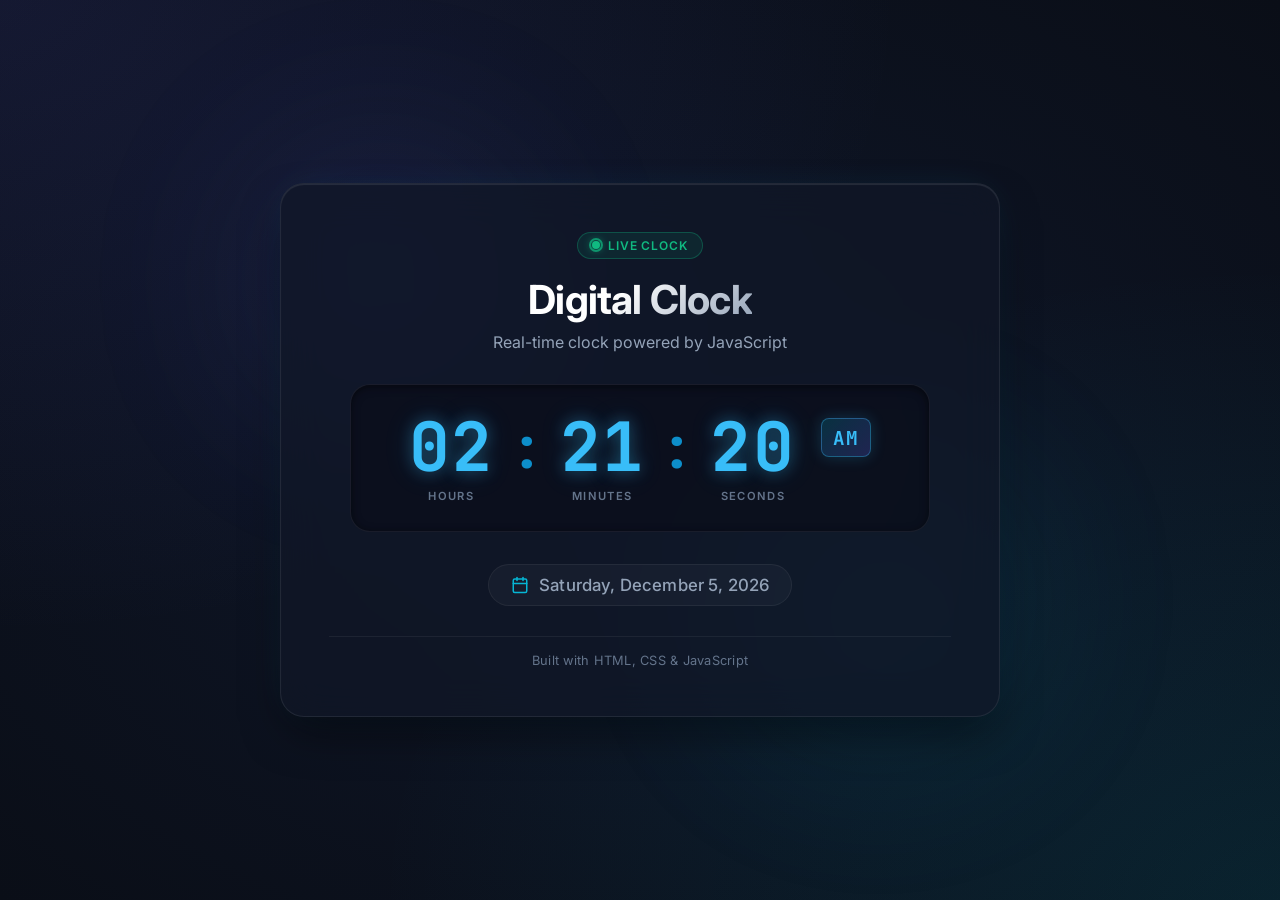
<file: TASK 1/index.html>
<!DOCTYPE html>
<html lang="en">
<head>
  <meta charset="UTF-8">
  <meta name="viewport" content="width=device-width, initial-scale=1.0">
  <meta name="description" content="A real-time responsive digital clock application built with HTML5, CSS3, and Vanilla JavaScript.">
  <title>Digital Clock</title>
  <link rel="stylesheet" href="style.css">
  <!-- Google Fonts for modern typography -->
  <link rel="preconnect" href="https://fonts.googleapis.com">
  <link rel="preconnect" href="https://fonts.gstatic.com" crossorigin>
  <link href="https://fonts.googleapis.com/css2?family=Inter:wght@400;500;600;700&family=JetBrains+Mono:wght@500;700&display=swap" rel="stylesheet">
</head>
<body>
  <div class="background-glow background-glow-1"></div>
  <div class="background-glow background-glow-2"></div>

  <main class="clock-container" role="main">
    <!-- Main Card Container -->
    <article class="clock-card" aria-label="Digital Clock Display">
      
      <!-- Top Status Header -->
      <header class="card-header">
        <div class="status-badge" aria-label="Clock Status: Live">
          <span class="status-dot" aria-hidden="true"></span>
          <span class="status-text">LIVE CLOCK</span>
        </div>
        <h1 class="app-title">Digital Clock</h1>
        <p class="app-subtitle">Real-time clock powered by JavaScript</p>
      </header>

      <!-- Digital Clock Display Section -->
      <section class="clock-display-section" aria-live="off">
        <div class="time-display" id="timeDisplay">
          <!-- Hours Box -->
          <div class="time-unit">
            <span class="time-number" id="hours">12</span>
            <span class="time-label">HOURS</span>
          </div>

          <!-- Separator -->
          <span class="time-colon" aria-hidden="true">:</span>

          <!-- Minutes Box -->
          <div class="time-unit">
            <span class="time-number" id="minutes">00</span>
            <span class="time-label">MINUTES</span>
          </div>

          <!-- Separator -->
          <span class="time-colon" aria-hidden="true">:</span>

          <!-- Seconds Box -->
          <div class="time-unit">
            <span class="time-number" id="seconds">00</span>
            <span class="time-label">SECONDS</span>
          </div>

          <!-- AM/PM Indicator Badge -->
          <div class="ampm-unit" aria-label="Meridiem Period">
            <span class="ampm-badge" id="ampm">AM</span>
          </div>
        </div>
      </section>

      <!-- Date Display Section -->
      <section class="date-section">
        <div class="date-wrapper">
          <svg class="calendar-icon" xmlns="http://www.w3.org/2000/svg" viewBox="0 0 24 24" fill="none" stroke="currentColor" stroke-width="2" stroke-linecap="round" stroke-linejoin="round" aria-hidden="true">
            <rect x="3" y="4" width="18" height="18" rx="2" ry="2"></rect>
            <line x1="16" y1="2" x2="16" y2="6"></line>
            <line x1="8" y1="2" x2="8" y2="6"></line>
            <line x1="3" y1="10" x2="21" y2="10"></line>
          </svg>
          <span class="date-text" id="dateText">Thursday, October 22, 2026</span>
        </div>
      </section>

      <!-- Card Footer -->
      <footer class="card-footer">
        <p class="footer-text">Built with HTML, CSS &amp; JavaScript</p>
      </footer>

    </article>
  </main>

  <script src="script.js"></script>
</body>
</html>
</file>
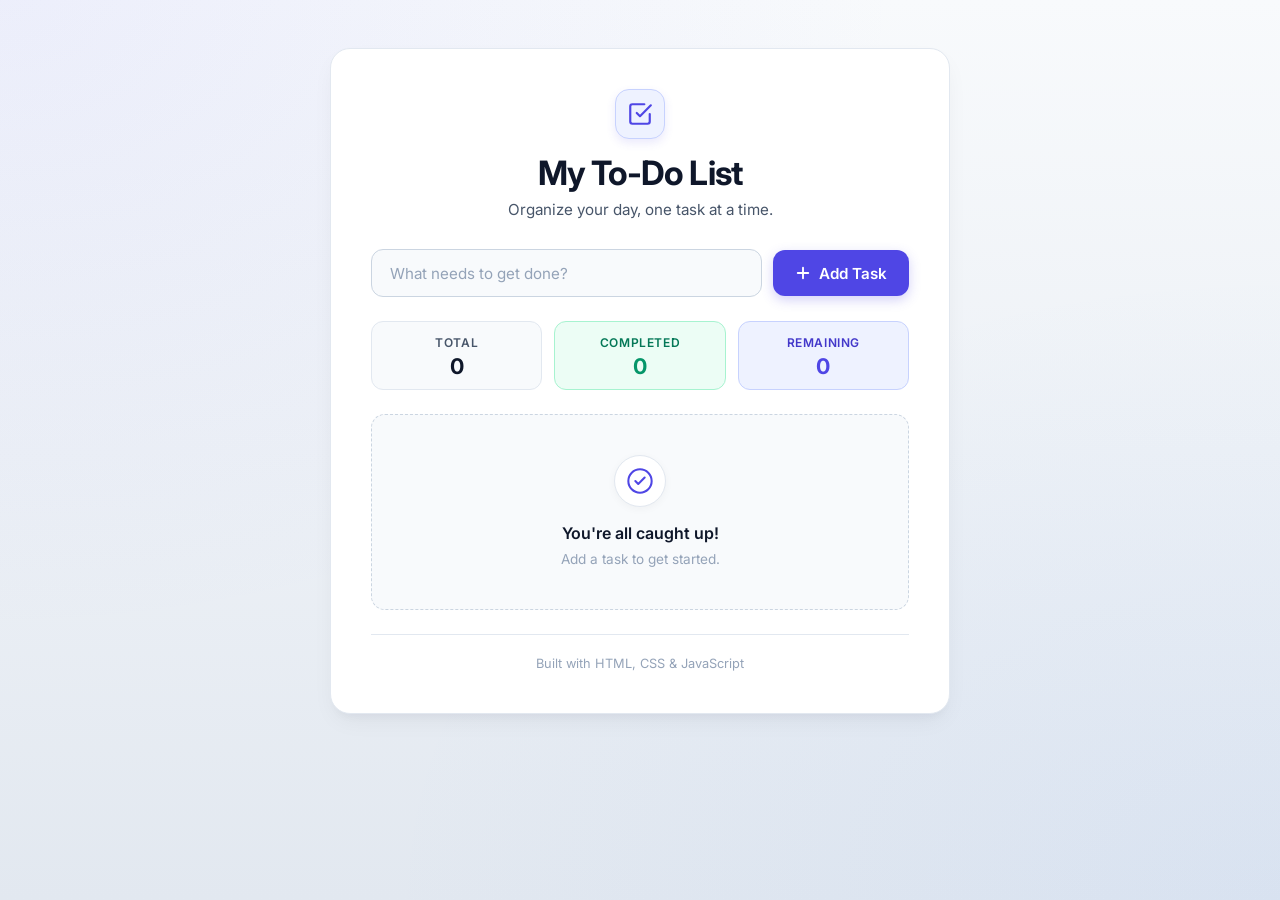
<file: TASK 2/index.html>
<!DOCTYPE html>
<html lang="en">
<head>
  <meta charset="UTF-8">
  <meta name="viewport" content="width=device-width, initial-scale=1.0">
  <meta name="description" content="A clean, responsive To-Do List application with local storage persistence built with HTML5, CSS3, and Vanilla JavaScript.">
  <title>My To-Do List</title>
  <link rel="stylesheet" href="style.css">
  <!-- Google Fonts: Inter -->
  <link rel="preconnect" href="https://fonts.googleapis.com">
  <link rel="preconnect" href="https://fonts.gstatic.com" crossorigin>
  <link href="https://fonts.googleapis.com/css2?family=Inter:wght@400;500;600;700&display=swap" rel="stylesheet">
</head>
<body>
  <div class="app-background"></div>

  <main class="app-container" role="main">
    <article class="todo-card" aria-label="To-Do List Management">
      
      <!-- Application Header -->
      <header class="app-header">
        <div class="header-icon-wrapper" aria-hidden="true">
          <svg class="header-icon" xmlns="http://www.w3.org/2000/svg" viewBox="0 0 24 24" fill="none" stroke="currentColor" stroke-width="2" stroke-linecap="round" stroke-linejoin="round">
            <path d="M9 11l3 3L22 4"></path>
            <path d="M21 12v7a2 2 0 0 1-2 2H5a2 2 0 0 1-2-2V5a2 2 0 0 1 2-2h11"></path>
          </svg>
        </div>
        <h1 class="app-title">My To-Do List</h1>
        <p class="app-subtitle">Organize your day, one task at a time.</p>
      </header>

      <!-- Task Input Form Section -->
      <section class="input-section" aria-label="Add new task">
        <form class="task-form" id="taskForm" onsubmit="return false;">
          <div class="input-wrapper">
            <input 
              type="text" 
              id="taskInput" 
              class="task-input" 
              placeholder="What needs to get done?" 
              autocomplete="off"
              maxlength="200"
              aria-label="New task description"
            >
          </div>
          <button type="submit" id="addTaskBtn" class="add-btn" aria-label="Add Task">
            <svg class="btn-icon" xmlns="http://www.w3.org/2000/svg" viewBox="0 0 24 24" fill="none" stroke="currentColor" stroke-width="2.5" stroke-linecap="round" stroke-linejoin="round" aria-hidden="true">
              <line x1="12" y1="5" x2="12" y2="19"></line>
              <line x1="5" y1="12" x2="19" y2="12"></line>
            </svg>
            <span class="btn-text">Add Task</span>
          </button>
        </form>
      </section>

      <!-- Task Summary Counters Section -->
      <section class="summary-section" aria-label="Task progress summary">
        <div class="summary-card summary-total">
          <span class="summary-label">Total</span>
          <span class="summary-count" id="totalTasksCount">0</span>
        </div>
        <div class="summary-card summary-completed">
          <span class="summary-label">Completed</span>
          <span class="summary-count" id="completedTasksCount">0</span>
        </div>
        <div class="summary-card summary-remaining">
          <span class="summary-label">Remaining</span>
          <span class="summary-count" id="remainingTasksCount">0</span>
        </div>
      </section>

      <!-- Task List Section -->
      <section class="task-list-section" aria-label="Task list">
        <!-- Dynamic Task List Container -->
        <ul class="task-list" id="taskList" aria-label="Tasks">
          <!-- Tasks will be injected dynamically via JavaScript -->
        </ul>

        <!-- Empty State (Shown when no tasks exist) -->
        <div class="empty-state" id="emptyState" aria-live="polite">
          <div class="empty-icon-wrapper" aria-hidden="true">
            <svg class="empty-icon" xmlns="http://www.w3.org/2000/svg" viewBox="0 0 24 24" fill="none" stroke="currentColor" stroke-width="1.75" stroke-linecap="round" stroke-linejoin="round">
              <circle cx="12" cy="12" r="10"></circle>
              <path d="M8 12l2.5 2.5L16 9"></path>
            </svg>
          </div>
          <p class="empty-title">You're all caught up!</p>
          <p class="empty-subtitle">Add a task to get started.</p>
        </div>
      </section>

      <!-- Footer Note -->
      <footer class="app-footer">
        <p class="footer-note">Built with HTML, CSS &amp; JavaScript</p>
      </footer>

    </article>
  </main>

  <script src="script.js"></script>
</body>
</html>
</file>
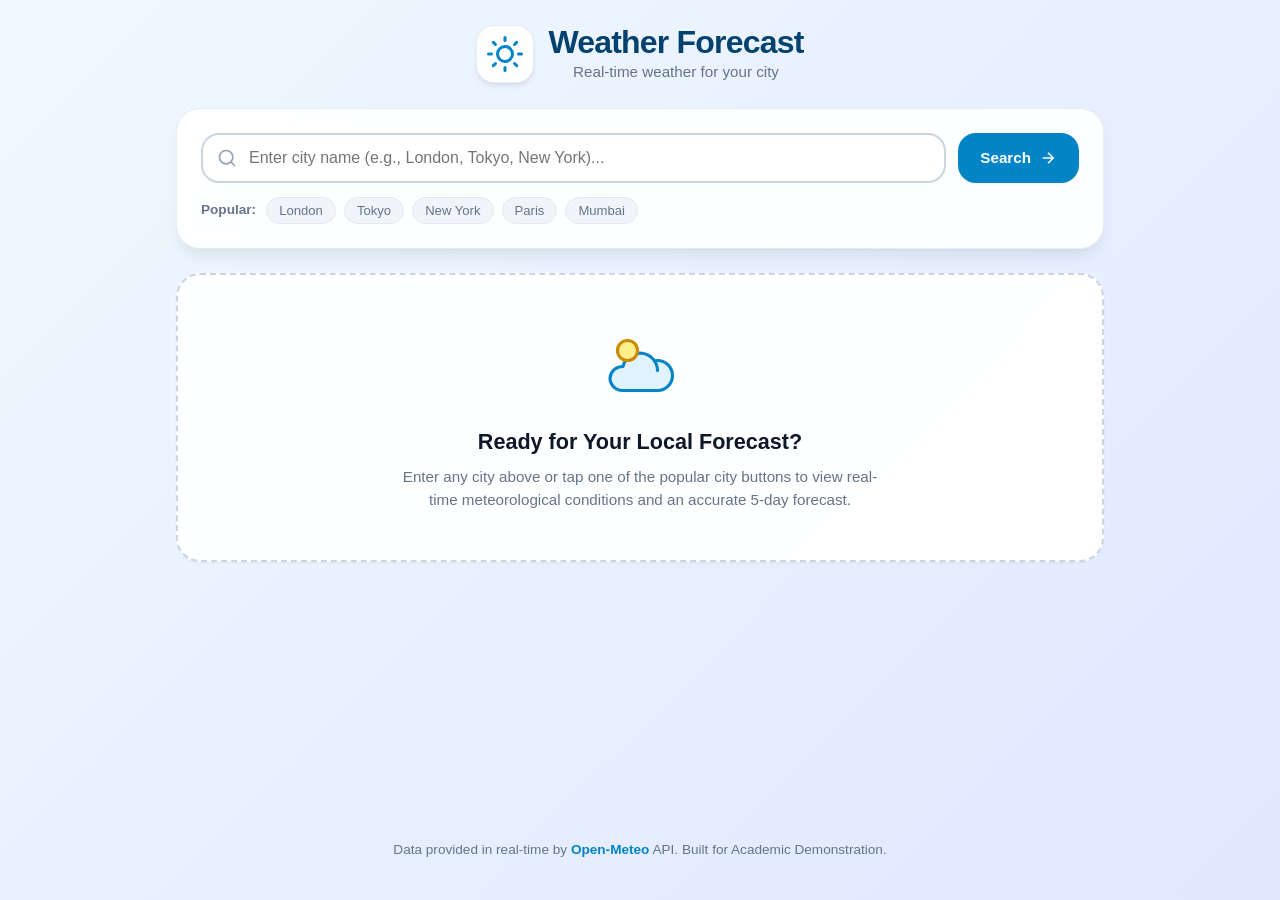
<file: TASK 3/index.html>
<!DOCTYPE html>
<html lang="en">
<head>
  <meta charset="UTF-8">
  <meta name="viewport" content="width=device-width, initial-scale=1.0">
  <meta name="description" content="Real-time responsive weather forecast application powered by Open-Meteo API. Built with HTML5, CSS3, and Vanilla JavaScript.">
  <title>Weather Forecast - Real-time weather for your city</title>
  <link rel="stylesheet" href="style.css">
</head>
<body>
  <div class="app-wrapper">
    <!-- Header Section -->
    <header class="app-header">
      <div class="header-content">
        <div class="logo-area">
          <span class="logo-icon" aria-hidden="true">
            <svg viewBox="0 0 24 24" width="36" height="36" fill="none" stroke="currentColor" stroke-width="2" stroke-linecap="round" stroke-linejoin="round">
              <circle cx="12" cy="12" r="5"></circle>
              <line x1="12" y1="1" x2="12" y2="3"></line>
              <line x1="12" y1="21" x2="12" y2="23"></line>
              <line x1="4.22" y1="4.22" x2="5.64" y2="5.64"></line>
              <line x1="18.36" y1="18.36" x2="19.78" y2="19.78"></line>
              <line x1="1" y1="12" x2="3" y2="12"></line>
              <line x1="21" y1="12" x2="23" y2="12"></line>
              <line x1="4.22" y1="19.78" x2="5.64" y2="18.36"></line>
              <line x1="18.36" y1="5.64" x2="19.78" y2="4.22"></line>
            </svg>
          </span>
          <div>
            <h1 class="app-title">Weather Forecast</h1>
            <p class="app-subtitle">Real-time weather for your city</p>
          </div>
        </div>
      </div>
    </header>

    <!-- Main Container -->
    <main class="main-container">
      <!-- Search & Controls Section -->
      <section class="search-section" aria-label="City Search">
        <form id="searchForm" class="search-form" role="search" novalidate onsubmit="return false;">
          <div class="input-group">
            <span class="input-icon" aria-hidden="true">
              <svg viewBox="0 0 24 24" width="20" height="20" fill="none" stroke="currentColor" stroke-width="2" stroke-linecap="round" stroke-linejoin="round">
                <circle cx="11" cy="11" r="8"></circle>
                <line x1="21" y1="21" x2="16.65" y2="16.65"></line>
              </svg>
            </span>
            <input
              type="text"
              id="cityInput"
              class="city-input"
              placeholder="Enter city name (e.g., London, Tokyo, New York)..."
              autocomplete="off"
              aria-label="City name"
              required
            >
            <button type="button" id="clearInputBtn" class="clear-btn" aria-label="Clear search input" style="display: none;">
              &times;
            </button>
          </div>
          <button type="submit" id="searchBtn" class="btn btn-primary">
            <span class="btn-text">Search</span>
            <svg class="btn-icon" viewBox="0 0 24 24" width="18" height="18" fill="none" stroke="currentColor" stroke-width="2">
              <path d="M5 12h14M12 5l7 7-7 7"/>
            </svg>
          </button>
        </form>

        <!-- Quick Select City Pills -->
        <div class="popular-cities" aria-label="Popular Cities">
          <span class="popular-label">Popular:</span>
          <div class="city-chips" id="cityChips">
            <button type="button" class="chip-btn" data-city="London">London</button>
            <button type="button" class="chip-btn" data-city="Tokyo">Tokyo</button>
            <button type="button" class="chip-btn" data-city="New York">New York</button>
            <button type="button" class="chip-btn" data-city="Paris">Paris</button>
            <button type="button" class="chip-btn" data-city="Mumbai">Mumbai</button>
          </div>
        </div>

        <!-- Feedback & Error Message Box -->
        <div id="errorMessage" class="error-banner" role="alert" aria-live="polite" style="display: none;">
          <span class="error-icon" aria-hidden="true">
            <svg viewBox="0 0 24 24" width="22" height="22" fill="none" stroke="currentColor" stroke-width="2">
              <circle cx="12" cy="12" r="10"></circle>
              <line x1="12" y1="8" x2="12" y2="12"></line>
              <line x1="12" y1="16" x2="12.01" y2="16"></line>
            </svg>
          </span>
          <p id="errorText" class="error-text"></p>
          <button type="button" id="dismissErrorBtn" class="dismiss-btn" aria-label="Dismiss error">&times;</button>
        </div>

        <!-- Loading State Indicator -->
        <div id="loadingIndicator" class="loading-indicator" role="status" aria-live="assertive" style="display: none;">
          <div class="spinner"></div>
          <span class="loading-text">Fetching current weather data...</span>
        </div>
      </section>

      <!-- Welcome State (Displayed before first search) -->
      <section id="welcomeCard" class="welcome-card" aria-label="Welcome">
        <div class="welcome-icon" aria-hidden="true">
          <svg viewBox="0 0 64 64" width="80" height="80" fill="none" stroke="currentColor" stroke-width="2.5" stroke-linecap="round" stroke-linejoin="round">
            <path d="M46 38a14 14 0 0 0-27.6-3.2A10 10 0 0 0 8 44a10 10 0 0 0 10 10h28a12 12 0 0 0 0-24c-.7 0-1.3.1-2 .2" fill="#e0f2fe" stroke="#0284c7" />
            <circle cx="22" cy="22" r="8" fill="#fef08a" stroke="#ca8a04" />
          </svg>
        </div>
        <h2 class="welcome-title">Ready for Your Local Forecast?</h2>
        <p class="welcome-desc">Enter any city above or tap one of the popular city buttons to view real-time meteorological conditions and an accurate 5-day forecast.</p>
      </section>

      <!-- Weather Dashboard (Populated with live data) -->
      <div id="weatherDashboard" class="weather-dashboard" style="display: none;">
        <!-- Top Toolbar with Current City & Refresh -->
        <div class="dashboard-toolbar">
          <div class="location-header">
            <div class="location-title-wrap">
              <span class="location-marker" aria-hidden="true">
                <svg viewBox="0 0 24 24" width="22" height="22" fill="none" stroke="currentColor" stroke-width="2">
                  <path d="M12 2a8 8 0 0 0-8 8c0 5.25 8 12 8 12s8-6.75 8-12a8 8 0 0 0-8-8z"/>
                  <circle cx="12" cy="10" r="3"/>
                </svg>
              </span>
              <h2 id="cityName" class="city-name">City Name</h2>
              <span id="countryBadge" class="country-badge">Country</span>
            </div>
            <div class="location-meta">
              <span id="dayNightBadge" class="day-night-badge">
                <span id="dayNightIcon">☀️</span> <span id="dayNightText">Day</span>
              </span>
              <span id="lastUpdated" class="last-updated">Updated: --:--</span>
            </div>
          </div>

          <button type="button" id="refreshBtn" class="btn btn-secondary" title="Refresh weather data" aria-label="Refresh current weather data">
            <svg id="refreshIcon" class="refresh-icon" viewBox="0 0 24 24" width="16" height="16" fill="none" stroke="currentColor" stroke-width="2">
              <path d="M21.5 2v6h-6M2.5 22v-6h6M2 11.5a10 10 0 0 1 18.8-4.3M22 12.5a10 10 0 0 1-18.8 4.2"/>
            </svg>
            <span>Refresh</span>
          </button>
        </div>

        <!-- Main Weather Highlight Card -->
        <section class="current-weather-card" aria-label="Current Weather Conditions">
          <div class="current-left">
            <div class="weather-visual" id="currentWeatherIcon" aria-hidden="true">
              <!-- Dynamically rendered weather icon SVG -->
            </div>
            <div class="condition-info">
              <span id="weatherDescription" class="weather-description">Clear Sky</span>
              <span class="feels-like">Feels like <strong id="feelsLikeTemp">--°C</strong></span>
            </div>
          </div>

          <div class="current-right">
            <div class="temp-display">
              <span id="currentTemp" class="current-temp">--</span>
              <span class="temp-unit">°C</span>
            </div>
            <div class="temp-minmax-summary">
              <span>Today's Range:</span>
              <span class="range-val"><span id="todayMin">--</span>° / <span id="todayMax">--</span>°</span>
            </div>
          </div>
        </section>

        <!-- Weather Metrics Grid -->
        <section class="metrics-grid" aria-label="Weather Details">
          <!-- Relative Humidity -->
          <div class="metric-card">
            <div class="metric-header">
              <span class="metric-icon humidity-icon" aria-hidden="true">
                <svg viewBox="0 0 24 24" width="22" height="22" fill="none" stroke="currentColor" stroke-width="2">
                  <path d="M12 2.69l5.66 5.66a8 8 0 1 1-11.31 0z"/>
                </svg>
              </span>
              <span class="metric-label">Relative Humidity</span>
            </div>
            <div class="metric-value-wrap">
              <span id="humidityValue" class="metric-value">--</span>
              <span class="metric-unit">%</span>
            </div>
            <p class="metric-desc">Moisture in the atmosphere</p>
          </div>

          <!-- Wind Speed -->
          <div class="metric-card">
            <div class="metric-header">
              <span class="metric-icon wind-icon" aria-hidden="true">
                <svg viewBox="0 0 24 24" width="22" height="22" fill="none" stroke="currentColor" stroke-width="2">
                  <path d="M9.59 4.59A2 2 0 1 1 11 8H2m10.59 11.41A2 2 0 1 0 14 16H2m15.73-8.27A2.5 2.5 0 1 1 19.5 12H2"/>
                </svg>
              </span>
              <span class="metric-label">Wind Speed</span>
            </div>
            <div class="metric-value-wrap">
              <span id="windValue" class="metric-value">--</span>
              <span class="metric-unit">km/h</span>
            </div>
            <p class="metric-desc">10-meter surface wind</p>
          </div>

          <!-- Precipitation -->
          <div class="metric-card">
            <div class="metric-header">
              <span class="metric-icon rain-icon" aria-hidden="true">
                <svg viewBox="0 0 24 24" width="22" height="22" fill="none" stroke="currentColor" stroke-width="2">
                  <line x1="8" y1="19" x2="8" y2="21"></line>
                  <line x1="8" y1="13" x2="8" y2="15"></line>
                  <line x1="16" y1="19" x2="16" y2="21"></line>
                  <line x1="16" y1="13" x2="16" y2="15"></line>
                  <line x1="12" y1="21" x2="12" y2="23"></line>
                  <line x1="12" y1="15" x2="12" y2="17"></line>
                  <path d="M20 16.58A5 5 0 0 0 18 7h-1.26A8 8 0 1 0 4 15.25"></path>
                </svg>
              </span>
              <span class="metric-label">Precipitation</span>
            </div>
            <div class="metric-value-wrap">
              <span id="precipitationValue" class="metric-value">--</span>
              <span class="metric-unit">mm</span>
            </div>
            <p class="metric-desc">Liquid equivalent rainfall</p>
          </div>

          <!-- Today's High & Low Range -->
          <div class="metric-card">
            <div class="metric-header">
              <span class="metric-icon temp-range-icon" aria-hidden="true">
                <svg viewBox="0 0 24 24" width="22" height="22" fill="none" stroke="currentColor" stroke-width="2">
                  <path d="M14 14.76V3.5a2.5 2.5 0 0 0-5 0v11.26a4.5 4.5 0 1 0 5 0z"/>
                </svg>
              </span>
              <span class="metric-label">Today's Temperature</span>
            </div>
            <div class="metric-value-wrap">
              <span class="temp-badge low">Min: <strong id="todayMinCard">--</strong>°C</span>
              <span class="temp-badge high">Max: <strong id="todayMaxCard">--</strong>°C</span>
            </div>
            <p class="metric-desc">Daily thermal boundary</p>
          </div>
        </section>

        <!-- 5-Day Upcoming Forecast Section -->
        <section class="forecast-section" aria-label="Five-Day Forecast">
          <div class="forecast-header">
            <h3 class="forecast-title">5-Day Weather Forecast</h3>
            <span class="forecast-subtitle">Expected conditions and temperature variation</span>
          </div>

          <div id="forecastGrid" class="forecast-grid">
            <!-- Dynamically populated 5 daily forecast cards -->
          </div>
        </section>
      </div>
    </main>

    <!-- Footer -->
    <footer class="app-footer">
      <p>Data provided in real-time by <a href="https://open-meteo.com/" target="_blank" rel="noopener noreferrer">Open-Meteo</a> API. Built for Academic Demonstration.</p>
    </footer>
  </div>

  <script src="script.js"></script>
</body>
</html>
</file>
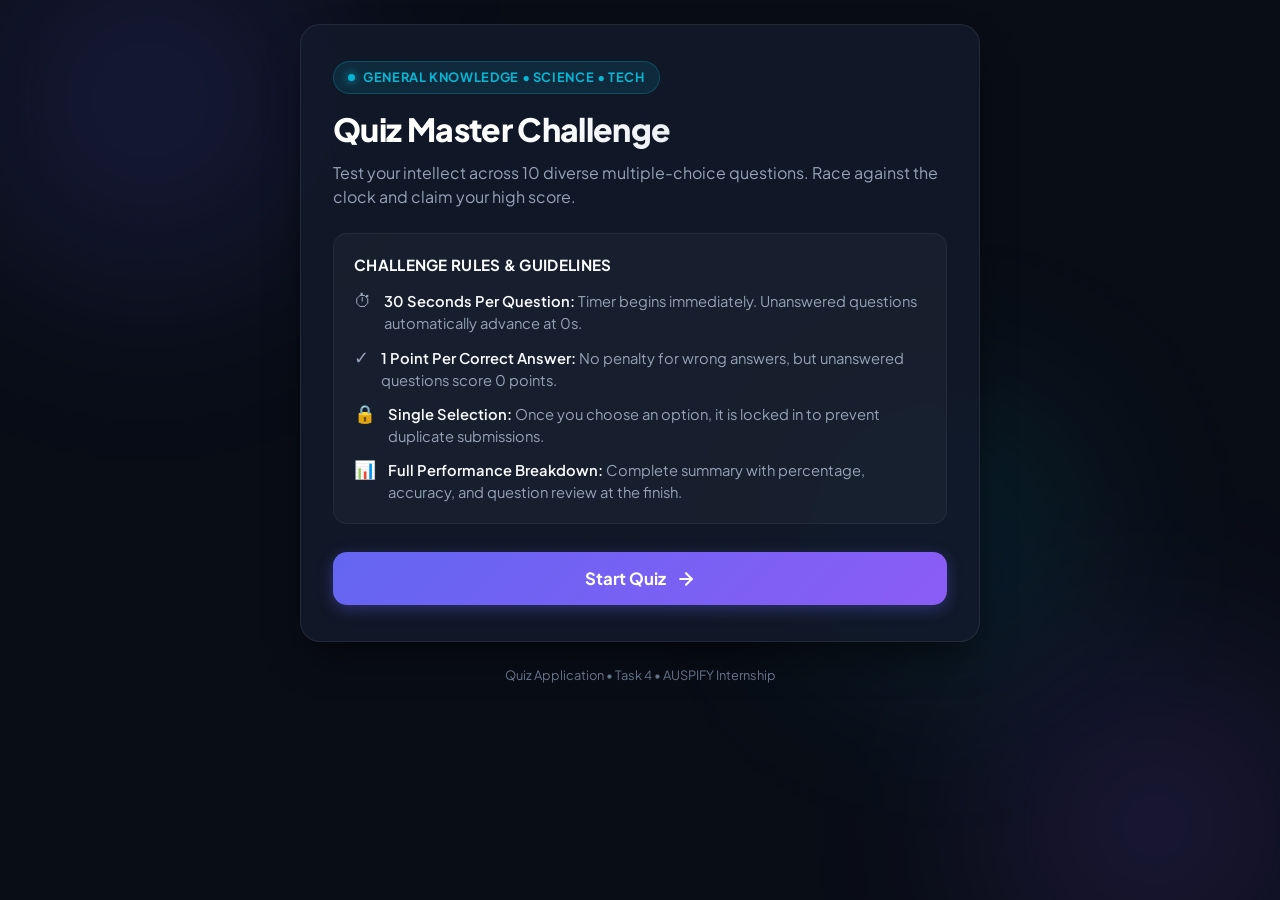
<file: TASK 4/index.html>
<!DOCTYPE html>
<html lang="en">
<head>
  <meta charset="UTF-8">
  <meta name="viewport" content="width=device-width, initial-scale=1.0">
  <meta name="description" content="Interactive, responsive Quiz Application with a live countdown timer, multiple-choice questions, and detailed performance metrics.">
  <title>Quiz Master - Interactive Knowledge Challenge</title>
  <link rel="stylesheet" href="style.css">
  <link rel="preconnect" href="https://fonts.googleapis.com">
  <link rel="preconnect" href="https://fonts.gstatic.com" crossorigin>
  <link href="https://fonts.googleapis.com/css2?family=Plus+Jakarta+Sans:wght@400;500;600;700;800&display=swap" rel="stylesheet">
</head>
<body>
  <div class="app-background">
    <div class="glow-orb orb-1" aria-hidden="true"></div>
    <div class="glow-orb orb-2" aria-hidden="true"></div>
    <div class="glow-orb orb-3" aria-hidden="true"></div>
  </div>

  <main class="quiz-container" id="quizContainer" role="main">
    
    <!-- 1. START / INTRO SCREEN -->
    <section class="screen start-screen active" id="startScreen" aria-labelledby="startTitle">
      <div class="brand-badge">
        <span class="badge-dot" aria-hidden="true"></span>
        <span>General Knowledge &bull; Science &bull; Tech</span>
      </div>

      <h1 id="startTitle" class="screen-title">Quiz Master Challenge</h1>
      <p class="screen-subtitle">Test your intellect across 10 diverse multiple-choice questions. Race against the clock and claim your high score.</p>

      <div class="rules-card">
        <h2 class="rules-heading">Challenge Rules &amp; Guidelines</h2>
        <ul class="rules-list">
          <li>
            <div class="rule-icon" aria-hidden="true">&#9201;</div>
            <div class="rule-text">
              <strong>30 Seconds Per Question:</strong> Timer begins immediately. Unanswered questions automatically advance at 0s.
            </div>
          </li>
          <li>
            <div class="rule-icon" aria-hidden="true">&#10003;</div>
            <div class="rule-text">
              <strong>1 Point Per Correct Answer:</strong> No penalty for wrong answers, but unanswered questions score 0 points.
            </div>
          </li>
          <li>
            <div class="rule-icon" aria-hidden="true">&#128274;</div>
            <div class="rule-text">
              <strong>Single Selection:</strong> Once you choose an option, it is locked in to prevent duplicate submissions.
            </div>
          </li>
          <li>
            <div class="rule-icon" aria-hidden="true">&#128202;</div>
            <div class="rule-text">
              <strong>Full Performance Breakdown:</strong> Complete summary with percentage, accuracy, and question review at the finish.
            </div>
          </li>
        </ul>
      </div>

      <button type="button" class="btn btn-primary btn-large" id="startBtn" aria-label="Start Quiz Now">
        <span>Start Quiz</span>
        <svg class="btn-arrow" viewBox="0 0 24 24" fill="none" stroke="currentColor" stroke-width="2.5" stroke-linecap="round" stroke-linejoin="round" aria-hidden="true"><line x1="5" y1="12" x2="19" y2="12"></line><polyline points="12 5 19 12 12 19"></polyline></svg>
      </button>
    </section>

    <!-- 2. ACTIVE QUIZ SCREEN -->
    <section class="screen quiz-screen" id="quizScreen" aria-labelledby="questionText" style="display: none;">
      <!-- Progress Bar Header -->
      <header class="quiz-header">
        <div class="quiz-meta-row">
          <div class="meta-left">
            <span class="meta-label">Progress</span>
            <span class="question-tracker" id="questionTracker">Question 1 of 10</span>
          </div>
          <div class="category-pill" id="categoryPill">Science</div>
          <div class="score-pill" id="scorePill" aria-live="polite">Score: 0</div>
        </div>

        <div class="progress-track" role="progressbar" aria-label="Quiz completion progress" id="progressBarTrack" aria-valuenow="10" aria-valuemin="0" aria-valuemax="100">
          <div class="progress-fill" id="progressFill" style="width: 10%;"></div>
        </div>
      </header>

      <!-- Timer & Question Info -->
      <div class="question-meta-bar">
        <div class="topic-tag" id="topicTag">Topic: General Science</div>

        <!-- Circular countdown timer -->
        <div class="timer-wrapper" id="timerWrapper" aria-live="assertive" aria-label="Time remaining: 30 seconds">
          <svg class="timer-svg" viewBox="0 0 80 80" aria-hidden="true">
            <circle class="timer-circle-bg" cx="40" cy="40" r="34"></circle>
            <circle class="timer-circle-progress" id="timerProgressCircle" cx="40" cy="40" r="34"></circle>
          </svg>
          <div class="timer-display">
            <span class="timer-number" id="timerText">30</span>
            <span class="timer-unit">s</span>
          </div>
        </div>
      </div>

      <!-- Question Card -->
      <article class="question-card">
        <h2 class="question-text" id="questionText">Loading question...</h2>

        <div class="options-grid" id="optionsContainer" role="radiogroup" aria-label="Answer options">
          <!-- Dynamically populated options -->
        </div>

        <!-- Feedback Alert Banner -->
        <div class="feedback-banner" id="feedbackBanner" role="status" aria-live="polite" style="display: none;">
          <span class="feedback-icon" id="feedbackIcon" aria-hidden="true"></span>
          <span class="feedback-message" id="feedbackMessage"></span>
        </div>
      </article>

      <!-- Navigation Footer -->
      <footer class="quiz-footer">
        <div class="footer-hint" id="footerHint">Select an option to lock in your answer</div>
        <button type="button" class="btn btn-primary" id="nextBtn" disabled aria-label="Next Question">
          <span id="nextBtnText">Next Question</span>
          <svg class="btn-arrow" viewBox="0 0 24 24" fill="none" stroke="currentColor" stroke-width="2.5" stroke-linecap="round" stroke-linejoin="round" aria-hidden="true"><line x1="5" y1="12" x2="19" y2="12"></line><polyline points="12 5 19 12 12 19"></polyline></svg>
        </button>
      </footer>
    </section>

    <!-- 3. RESULTS SCREEN -->
    <section class="screen results-screen" id="resultsScreen" aria-labelledby="resultsTitle" style="display: none;">
      <div class="results-header">
        <div class="trophy-badge" id="trophyBadge" aria-hidden="true">&#127942;</div>
        <h1 id="resultsTitle" class="screen-title">Quiz Completed!</h1>
        <p class="performance-message" id="performanceMessage">Great Job! You performed admirably.</p>
      </div>

      <!-- Score Hero Card -->
      <div class="score-hero-card">
        <div class="hero-score-ring">
          <span class="hero-score-value" id="finalScoreDisplay">0/10</span>
          <span class="hero-score-label">Final Score</span>
        </div>
        <div class="hero-percentage">
          <span class="percentage-value" id="percentageDisplay">0%</span>
          <span class="percentage-label">Accuracy Rate</span>
        </div>
      </div>

      <!-- Metrics Summary Grid -->
      <div class="metrics-grid">
        <div class="metric-card metric-correct">
          <div class="metric-icon" aria-hidden="true">&#10004;</div>
          <div class="metric-details">
            <span class="metric-value" id="metricCorrect">0</span>
            <span class="metric-label">Correct</span>
          </div>
        </div>
        <div class="metric-card metric-incorrect">
          <div class="metric-icon" aria-hidden="true">&#10006;</div>
          <div class="metric-details">
            <span class="metric-value" id="metricIncorrect">0</span>
            <span class="metric-label">Incorrect</span>
          </div>
        </div>
        <div class="metric-card metric-unanswered">
          <div class="metric-icon" aria-hidden="true">&#9200;</div>
          <div class="metric-details">
            <span class="metric-value" id="metricUnanswered">0</span>
            <span class="metric-label">Unanswered</span>
          </div>
        </div>
        <div class="metric-card metric-total">
          <div class="metric-icon" aria-hidden="true">&#128221;</div>
          <div class="metric-details">
            <span class="metric-value" id="metricTotal">10</span>
            <span class="metric-label">Total Questions</span>
          </div>
        </div>
      </div>

      <!-- Detailed Review Accordion -->
      <div class="review-section">
        <button type="button" class="review-toggle-btn" id="reviewToggleBtn" aria-expanded="false" aria-controls="reviewContainer">
          <span>Review Questions &amp; Answers</span>
          <svg class="toggle-chevron" viewBox="0 0 24 24" fill="none" stroke="currentColor" stroke-width="2" stroke-linecap="round" stroke-linejoin="round" aria-hidden="true"><polyline points="6 9 12 15 18 9"></polyline></svg>
        </button>
        <div class="review-container" id="reviewContainer" style="display: none;">
          <!-- Populated dynamically with question review items -->
        </div>
      </div>

      <!-- Restart Action Button -->
      <div class="results-actions">
        <button type="button" class="btn btn-primary btn-large" id="restartBtn" aria-label="Restart Quiz">
          <svg class="btn-icon" viewBox="0 0 24 24" fill="none" stroke="currentColor" stroke-width="2.5" stroke-linecap="round" stroke-linejoin="round" aria-hidden="true"><polyline points="1 4 1 10 7 10"></polyline><path d="M3.51 15a9 9 0 1 0 2.13-9.36L1 10"></path></svg>
          <span>Restart Quiz</span>
        </button>
      </div>
    </section>

  </main>

  <footer class="app-credit">
    <span>Quiz Application &bull; Task 4 &bull; AUSPIFY Internship</span>
  </footer>

  <script src="script.js"></script>
</body>
</html>
</file>
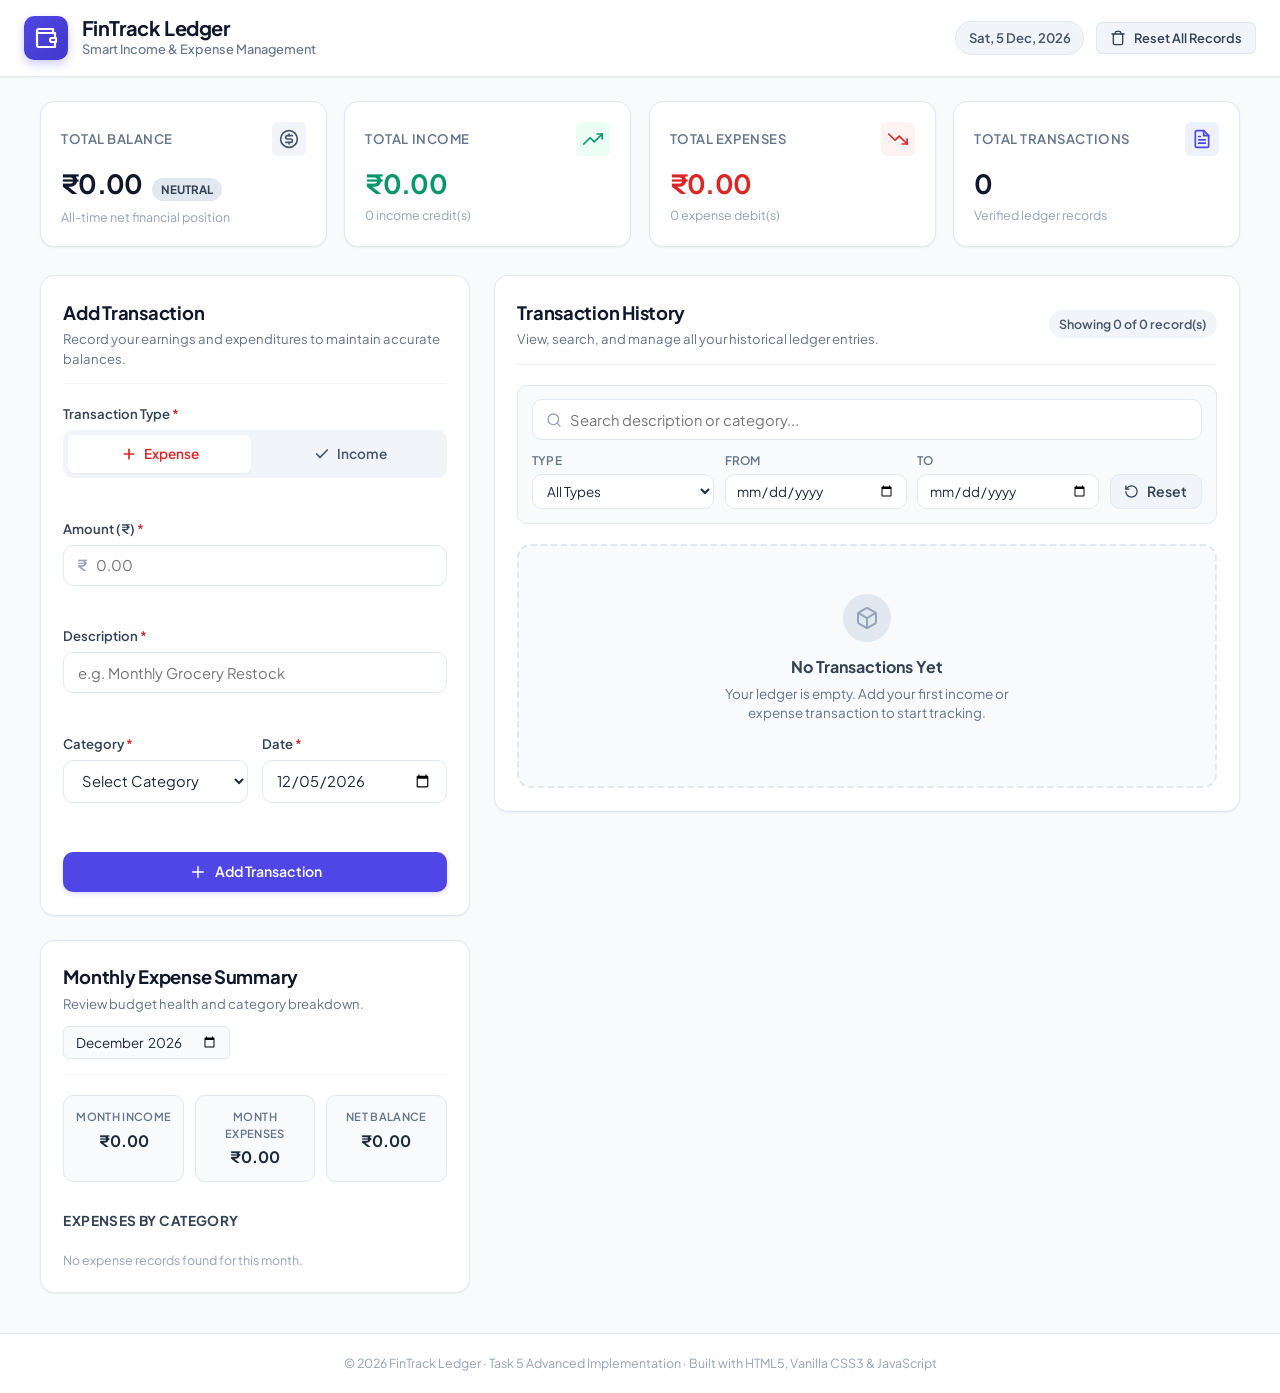
<file: TASK 5/index.html>
<!DOCTYPE html>
<html lang="en">
<head>
  <meta charset="UTF-8">
  <meta name="viewport" content="width=device-width, initial-scale=1.0">
  <title>Expense Tracker | Personal Financial Ledger</title>
  <meta name="description" content="A comprehensive, responsive expense tracker to manage income, expenses, and personal budgets with local storage persistence.">
  <link rel="preconnect" href="https://fonts.googleapis.com">
  <link rel="preconnect" href="https://fonts.gstatic.com" crossorigin>
  <link href="https://fonts.googleapis.com/css2?family=Plus+Jakarta+Sans:wght@400;500;600;700&display=swap" rel="stylesheet">
  <link rel="stylesheet" href="style.css">
</head>
<body>
  <div class="app-layout">
    <!-- Header -->
    <header class="app-header">
      <div class="header-container">
        <div class="brand">
          <div class="brand-icon" aria-hidden="true">
            <svg width="24" height="24" viewBox="0 0 24 24" fill="none" stroke="currentColor" stroke-width="2.2" stroke-linecap="round" stroke-linejoin="round">
              <path d="M21 12V7H5a2 2 0 0 1 0-4h14v4" />
              <path d="M3 5v14a2 2 0 0 0 2 2h16v-5" />
              <path d="M18 12a2 2 0 0 0 0 4h4v-4Z" />
            </svg>
          </div>
          <div>
            <h1 class="brand-title">FinTrack Ledger</h1>
            <p class="brand-subtitle">Smart Income & Expense Management</p>
          </div>
        </div>
        <div class="header-actions">
          <span id="currentDateDisplay" class="current-date-badge"></span>
          <button id="clearAllBtn" class="btn btn-secondary btn-sm" type="button" aria-label="Clear all transactions">
            <svg width="16" height="16" viewBox="0 0 24 24" fill="none" stroke="currentColor" stroke-width="2" stroke-linecap="round" stroke-linejoin="round" aria-hidden="true">
              <polyline points="3 6 5 6 21 6"></polyline>
              <path d="M19 6v14a2 2 0 0 1-2 2H7a2 2 0 0 1-2-2V6m3 0V4a2 2 0 0 1 2-2h4a2 2 0 0 1 2 2v2"></path>
            </svg>
            <span>Reset All Records</span>
          </button>
        </div>
      </div>
    </header>

    <main class="main-content">
      <!-- Top Metrics Dashboard -->
      <section class="dashboard-metrics" aria-label="Financial Summary Metrics">
        <div class="metric-card metric-balance" id="metricCardBalance">
          <div class="metric-header">
            <span class="metric-label">Total Balance</span>
            <span class="metric-icon" aria-hidden="true">
              <svg width="20" height="20" viewBox="0 0 24 24" fill="none" stroke="currentColor" stroke-width="2" stroke-linecap="round" stroke-linejoin="round">
                <circle cx="12" cy="12" r="10"></circle>
                <path d="M16 8h-6a2 2 0 1 0 0 4h4a2 2 0 1 1 0 4H8"></path>
                <path d="M12 6v2"></path>
                <path d="M12 16v2"></path>
              </svg>
            </span>
          </div>
          <div class="metric-value-wrapper">
            <span id="totalBalance" class="metric-value">₹0.00</span>
            <span id="balanceStatusBadge" class="status-badge status-neutral">Neutral</span>
          </div>
          <p class="metric-subtext">All-time net financial position</p>
        </div>

        <div class="metric-card metric-income">
          <div class="metric-header">
            <span class="metric-label">Total Income</span>
            <span class="metric-icon icon-income" aria-hidden="true">
              <svg width="20" height="20" viewBox="0 0 24 24" fill="none" stroke="currentColor" stroke-width="2" stroke-linecap="round" stroke-linejoin="round">
                <polyline points="23 6 13.5 15.5 8.5 10.5 1 18"></polyline>
                <polyline points="17 6 23 6 23 12"></polyline>
              </svg>
            </span>
          </div>
          <div class="metric-value-wrapper">
            <span id="totalIncome" class="metric-value text-income">₹0.00</span>
          </div>
          <p class="metric-subtext"><span id="incomeCount">0</span> income credit(s)</p>
        </div>

        <div class="metric-card metric-expenses">
          <div class="metric-header">
            <span class="metric-label">Total Expenses</span>
            <span class="metric-icon icon-expense" aria-hidden="true">
              <svg width="20" height="20" viewBox="0 0 24 24" fill="none" stroke="currentColor" stroke-width="2" stroke-linecap="round" stroke-linejoin="round">
                <polyline points="23 18 13.5 8.5 8.5 13.5 1 6"></polyline>
                <polyline points="17 18 23 18 23 12"></polyline>
              </svg>
            </span>
          </div>
          <div class="metric-value-wrapper">
            <span id="totalExpenses" class="metric-value text-expense">₹0.00</span>
          </div>
          <p class="metric-subtext"><span id="expenseCount">0</span> expense debit(s)</p>
        </div>

        <div class="metric-card metric-transactions">
          <div class="metric-header">
            <span class="metric-label">Total Transactions</span>
            <span class="metric-icon icon-count" aria-hidden="true">
              <svg width="20" height="20" viewBox="0 0 24 24" fill="none" stroke="currentColor" stroke-width="2" stroke-linecap="round" stroke-linejoin="round">
                <path d="M14 2H6a2 2 0 0 0-2 2v16a2 2 0 0 0 2 2h12a2 2 0 0 0 2-2V8z"></path>
                <polyline points="14 2 14 8 20 8"></polyline>
                <line x1="16" y1="13" x2="8" y2="13"></line>
                <line x1="16" y1="17" x2="8" y2="17"></line>
                <polyline points="10 9 9 9 8 9"></polyline>
              </svg>
            </span>
          </div>
          <div class="metric-value-wrapper">
            <span id="totalTransactions" class="metric-value">0</span>
          </div>
          <p class="metric-subtext">Verified ledger records</p>
        </div>
      </section>

      <!-- App Two-Column Grid -->
      <div class="content-grid">
        <!-- Left Column: Form & Monthly Summary -->
        <div class="grid-column column-left">
          <!-- Transaction Form Card -->
          <section class="card form-card" aria-labelledby="formHeading">
            <div class="card-header">
              <div class="header-with-badge">
                <h2 id="formHeading" class="card-title">Add Transaction</h2>
                <span id="editModeIndicator" class="mode-badge hidden">Editing Record</span>
              </div>
              <p class="card-description">Record your earnings and expenditures to maintain accurate balances.</p>
            </div>

            <form id="transactionForm" novalidate>
              <input type="hidden" id="editTransactionId" value="">

              <!-- Transaction Type Selector -->
              <div class="form-group">
                <label class="form-label" id="typeGroupLabel">Transaction Type <span class="required-asterisk">*</span></label>
                <div class="segmented-control" role="radiogroup" aria-labelledby="typeGroupLabel">
                  <label class="segmented-option">
                    <input type="radio" name="transactionType" value="expense" checked id="typeExpense">
                    <span class="segmented-box expense-box">
                      <svg width="16" height="16" viewBox="0 0 24 24" fill="none" stroke="currentColor" stroke-width="2.5" stroke-linecap="round" stroke-linejoin="round" aria-hidden="true">
                        <line x1="12" y1="5" x2="12" y2="19"></line>
                        <line x1="5" y1="12" x2="19" y2="12"></line>
                      </svg>
                      Expense
                    </span>
                  </label>
                  <label class="segmented-option">
                    <input type="radio" name="transactionType" value="income" id="typeIncome">
                    <span class="segmented-box income-box">
                      <svg width="16" height="16" viewBox="0 0 24 24" fill="none" stroke="currentColor" stroke-width="2.5" stroke-linecap="round" stroke-linejoin="round" aria-hidden="true">
                        <polyline points="20 6 9 17 4 12"></polyline>
                      </svg>
                      Income
                    </span>
                  </label>
                </div>
                <div id="typeError" class="field-error" role="alert" aria-live="assertive"></div>
              </div>

              <!-- Amount Input -->
              <div class="form-group">
                <label for="amountInput" class="form-label">Amount (₹) <span class="required-asterisk">*</span></label>
                <div class="input-with-prefix">
                  <span class="input-prefix" aria-hidden="true">₹</span>
                  <input 
                    type="number" 
                    id="amountInput" 
                    name="amount" 
                    class="form-control" 
                    placeholder="0.00" 
                    step="0.01" 
                    min="0.01" 
                    required 
                    aria-describedby="amountError"
                  >
                </div>
                <div id="amountError" class="field-error" role="alert" aria-live="assertive"></div>
              </div>

              <!-- Description Input -->
              <div class="form-group">
                <label for="descriptionInput" class="form-label">Description <span class="required-asterisk">*</span></label>
                <input 
                  type="text" 
                  id="descriptionInput" 
                  name="description" 
                  class="form-control" 
                  placeholder="e.g. Monthly Grocery Restock" 
                  maxlength="120" 
                  required 
                  aria-describedby="descriptionError"
                >
                <div id="descriptionError" class="field-error" role="alert" aria-live="assertive"></div>
              </div>

              <!-- Category & Date Row -->
              <div class="form-row">
                <div class="form-group form-col">
                  <label for="categorySelect" class="form-label">Category <span class="required-asterisk">*</span></label>
                  <select id="categorySelect" name="category" class="form-control" required aria-describedby="categoryError">
                    <!-- Populated dynamically based on Expense or Income -->
                  </select>
                  <div id="categoryError" class="field-error" role="alert" aria-live="assertive"></div>
                </div>

                <div class="form-group form-col">
                  <label for="dateInput" class="form-label">Date <span class="required-asterisk">*</span></label>
                  <input 
                    type="date" 
                    id="dateInput" 
                    name="date" 
                    class="form-control" 
                    required 
                    aria-describedby="dateError"
                  >
                  <div id="dateError" class="field-error" role="alert" aria-live="assertive"></div>
                </div>
              </div>

              <!-- Form Submit Actions -->
              <div class="form-actions">
                <button type="submit" id="submitBtn" class="btn btn-primary btn-block">
                  <svg id="submitIcon" width="18" height="18" viewBox="0 0 24 24" fill="none" stroke="currentColor" stroke-width="2" stroke-linecap="round" stroke-linejoin="round" aria-hidden="true">
                    <line x1="12" y1="5" x2="12" y2="19"></line>
                    <line x1="5" y1="12" x2="19" y2="12"></line>
                  </svg>
                  <span id="submitBtnText">Add Transaction</span>
                </button>
                <button type="button" id="cancelEditBtn" class="btn btn-secondary btn-block hidden">
                  Cancel Edit
                </button>
              </div>
            </form>
          </section>

          <!-- Monthly Summary & Category Breakdown -->
          <section class="card summary-card" aria-labelledby="monthlySummaryHeading">
            <div class="card-header summary-header">
              <div>
                <h2 id="monthlySummaryHeading" class="card-title">Monthly Expense Summary</h2>
                <p class="card-description">Review budget health and category breakdown.</p>
              </div>
              <div class="month-selector-wrapper">
                <label for="summaryMonthSelect" class="sr-only">Select Month</label>
                <input type="month" id="summaryMonthSelect" class="form-control form-control-sm month-picker" aria-label="Select month for summary">
              </div>
            </div>

            <!-- Month Quick Metrics -->
            <div class="monthly-metrics-grid">
              <div class="monthly-mini-card">
                <span class="mini-label">Month Income</span>
                <span id="monthIncome" class="mini-value text-income">₹0.00</span>
              </div>
              <div class="monthly-mini-card">
                <span class="mini-label">Month Expenses</span>
                <span id="monthExpenses" class="mini-value text-expense">₹0.00</span>
              </div>
              <div class="monthly-mini-card">
                <span class="mini-label">Net Balance</span>
                <span id="monthNetBalance" class="mini-value">₹0.00</span>
              </div>
            </div>

            <!-- Category Breakdown List (Expenses Only) -->
            <div class="category-breakdown-section">
              <h3 class="breakdown-subtitle">Expenses by Category</h3>
              <div id="categoryBreakdownContainer" class="category-breakdown-list" role="region" aria-live="polite">
                <!-- Dynamically populated category bars -->
              </div>
            </div>
          </section>
        </div>

        <!-- Right Column: Filters & Transaction History -->
        <div class="grid-column column-right">
          <section class="card history-card" aria-labelledby="historyHeading">
            <div class="card-header history-header">
              <div>
                <h2 id="historyHeading" class="card-title">Transaction History</h2>
                <p class="card-description">View, search, and manage all your historical ledger entries.</p>
              </div>
              <div class="history-badge">
                <span id="matchingCountBadge">Showing 0 entries</span>
              </div>
            </div>

            <!-- Search and Filter Toolbar -->
            <div class="filter-toolbar" role="search" aria-label="Filter transactions">
              <div class="search-box">
                <span class="search-icon" aria-hidden="true">
                  <svg width="16" height="16" viewBox="0 0 24 24" fill="none" stroke="currentColor" stroke-width="2" stroke-linecap="round" stroke-linejoin="round">
                    <circle cx="11" cy="11" r="8"></circle>
                    <line x1="21" y1="21" x2="16.65" y2="16.65"></line>
                  </svg>
                </span>
                <input 
                  type="text" 
                  id="searchInput" 
                  class="form-control search-input" 
                  placeholder="Search description or category..." 
                  aria-label="Search transactions"
                >
              </div>

              <div class="filter-controls-row">
                <div class="filter-item">
                  <label for="filterTypeSelect" class="filter-label">Type</label>
                  <select id="filterTypeSelect" class="form-control filter-select" aria-label="Filter by transaction type">
                    <option value="all">All Types</option>
                    <option value="income">Income Only</option>
                    <option value="expense">Expense Only</option>
                  </select>
                </div>

                <div class="filter-item">
                  <label for="filterStartDate" class="filter-label">From</label>
                  <input type="date" id="filterStartDate" class="form-control filter-date" aria-label="Filter from date">
                </div>

                <div class="filter-item">
                  <label for="filterEndDate" class="filter-label">To</label>
                  <input type="date" id="filterEndDate" class="form-control filter-date" aria-label="Filter to date">
                </div>

                <div class="filter-item filter-action-item">
                  <button type="button" id="resetFiltersBtn" class="btn btn-secondary filter-reset-btn" title="Reset all search filters">
                    <svg width="15" height="15" viewBox="0 0 24 24" fill="none" stroke="currentColor" stroke-width="2" stroke-linecap="round" stroke-linejoin="round" aria-hidden="true">
                      <path d="M3 12a9 9 0 1 0 9-9 9.75 9.75 0 0 0-6.74 2.74L3 8"></path>
                      <path d="M3 3v5h5"></path>
                    </svg>
                    <span>Reset</span>
                  </button>
                </div>
              </div>
            </div>

            <!-- Transaction List Container -->
            <div id="transactionListContainer" class="transaction-list-container" role="region" aria-live="polite">
              <!-- Rendered via JS -->
            </div>
          </section>
        </div>
      </div>
    </main>

    <footer class="app-footer">
      <p>© 2026 FinTrack Ledger · Task 5 Advanced Implementation · Built with HTML5, Vanilla CSS3 &amp; JavaScript</p>
    </footer>
  </div>

  <!-- Reusable Accessible Confirmation Modal -->
  <div id="confirmModal" class="modal-backdrop hidden" role="dialog" aria-modal="true" aria-labelledby="modalTitle" aria-describedby="modalMessage">
    <div class="modal-box">
      <div class="modal-icon-wrapper" id="modalIcon">
        <svg width="24" height="24" viewBox="0 0 24 24" fill="none" stroke="currentColor" stroke-width="2" stroke-linecap="round" stroke-linejoin="round">
          <circle cx="12" cy="12" r="10"></circle>
          <line x1="12" y1="8" x2="12" y2="12"></line>
          <line x1="12" y1="16" x2="12.01" y2="16"></line>
        </svg>
      </div>
      <h3 id="modalTitle" class="modal-title">Confirm Action</h3>
      <p id="modalMessage" class="modal-message">Are you sure you want to proceed?</p>
      <div class="modal-actions">
        <button type="button" id="modalCancelBtn" class="btn btn-secondary">Cancel</button>
        <button type="button" id="modalConfirmBtn" class="btn btn-danger">Confirm</button>
      </div>
    </div>
  </div>

  <!-- Accessible Toast Feedback Container -->
  <div id="toastContainer" class="toast-container" aria-live="polite" aria-atomic="true"></div>

  <script src="script.js"></script>
</body>
</html>
</file>
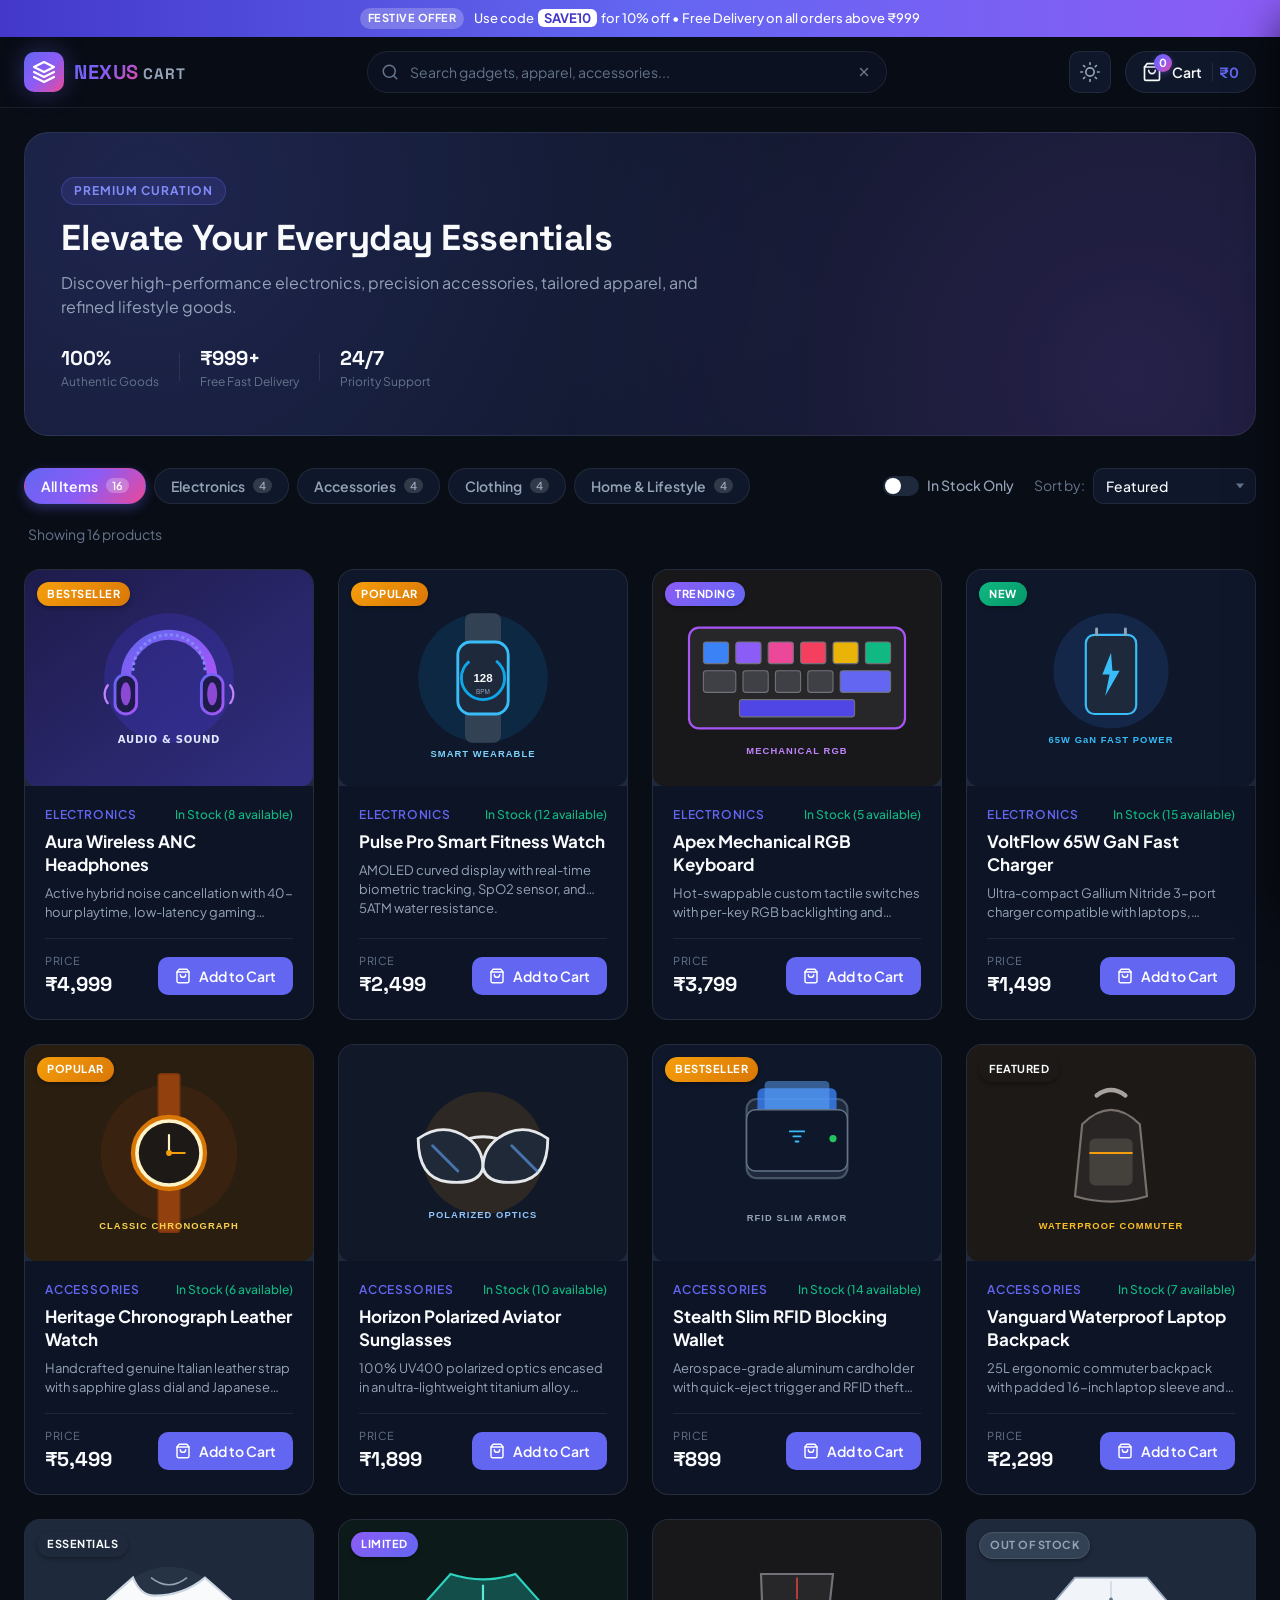
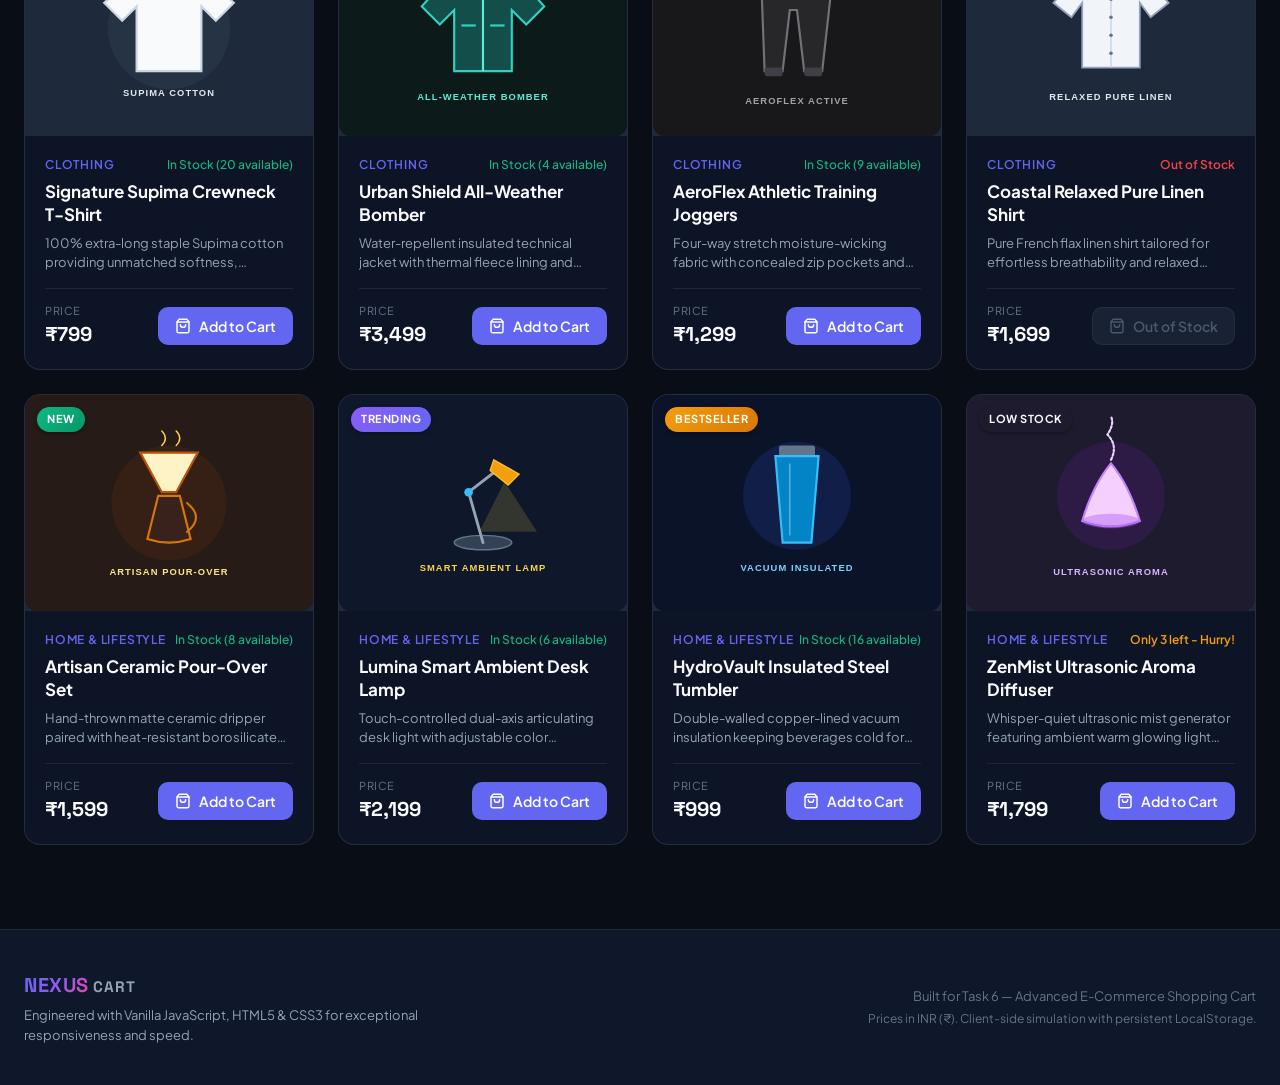
<file: TASK 6/index.html>
<!DOCTYPE html>
<html lang="en" data-theme="dark">
<head>
  <meta charset="UTF-8">
  <meta name="viewport" content="width=device-width, initial-scale=1.0">
  <meta name="description" content="Nexus Cart - Premium Modern E-Commerce Shopping Cart Experience built with Vanilla JavaScript, HTML5, and CSS3.">
  <title>Nexus Cart — Modern E-Commerce Experience</title>
  
  <link rel="preconnect" href="https://fonts.googleapis.com">
  <link rel="preconnect" href="https://fonts.gstatic.com" crossorigin>
  <link href="https://fonts.googleapis.com/css2?family=Plus+Jakarta+Sans:wght@400;500;600;700;800&family=Space+Grotesk:wght@600;700&display=swap" rel="stylesheet">
  
  <link rel="stylesheet" href="style.css">
</head>
<body>
  <!-- Top Announcement Bar -->
  <aside class="announcement-bar" aria-label="Special Offers">
    <div class="announcement-content">
      <span class="announcement-pill">FESTIVE OFFER</span>
      <p>Use code <strong class="promo-highlight">SAVE10</strong> for 10% off • Free Delivery on all orders above ₹999</p>
    </div>
  </aside>

  <!-- Sticky Main Header -->
  <header class="app-header" id="app-header">
    <div class="header-container">
      <!-- Brand Logo -->
      <a href="#" class="brand-logo" aria-label="Nexus Cart Homepage">
        <div class="brand-icon">
          <svg width="24" height="24" viewBox="0 0 24 24" fill="none" stroke="currentColor" stroke-width="2.2" stroke-linecap="round" stroke-linejoin="round">
            <polygon points="12 2 2 7 12 12 22 7 12 2"></polygon>
            <polyline points="2 17 12 22 22 17"></polyline>
            <polyline points="2 12 12 17 22 12"></polyline>
          </svg>
        </div>
        <div class="brand-text">
          <span class="brand-title">NEXUS</span>
          <span class="brand-subtitle">CART</span>
        </div>
      </a>

      <!-- Search Bar -->
      <div class="search-box" role="search">
        <label for="search-input" class="visually-hidden">Search products</label>
        <span class="search-icon" aria-hidden="true">
          <svg width="18" height="18" viewBox="0 0 24 24" fill="none" stroke="currentColor" stroke-width="2" stroke-linecap="round" stroke-linejoin="round">
            <circle cx="11" cy="11" r="8"></circle>
            <line x1="21" y1="21" x2="16.65" y2="16.65"></line>
          </svg>
        </span>
        <input 
          type="text" 
          id="search-input" 
          placeholder="Search gadgets, apparel, accessories..." 
          autocomplete="off"
          spellcheck="false"
        >
        <button type="button" id="search-clear-btn" class="search-clear-btn" aria-label="Clear search query" hidden>
          <svg width="14" height="14" viewBox="0 0 24 24" fill="none" stroke="currentColor" stroke-width="2.5" stroke-linecap="round">
            <line x1="18" y1="6" x2="6" y2="18"></line>
            <line x1="6" y1="6" x2="18" y2="18"></line>
          </svg>
        </button>
      </div>

      <!-- Action Controls -->
      <div class="header-actions">
        <!-- Theme Toggle -->
        <button type="button" id="theme-toggle-btn" class="theme-toggle-btn" aria-label="Toggle dark and light theme" title="Toggle theme">
          <svg class="sun-icon" width="20" height="20" viewBox="0 0 24 24" fill="none" stroke="currentColor" stroke-width="2" stroke-linecap="round" stroke-linejoin="round">
            <circle cx="12" cy="12" r="5"></circle>
            <line x1="12" y1="1" x2="12" y2="3"></line>
            <line x1="12" y1="21" x2="12" y2="23"></line>
            <line x1="4.22" y1="4.22" x2="5.64" y2="5.64"></line>
            <line x1="18.36" y1="18.36" x2="19.78" y2="19.78"></line>
            <line x1="1" y1="12" x2="3" y2="12"></line>
            <line x1="21" y1="12" x2="23" y2="12"></line>
            <line x1="4.22" y1="19.78" x2="5.64" y2="18.36"></line>
            <line x1="18.36" y1="5.64" x2="19.78" y2="4.22"></line>
          </svg>
          <svg class="moon-icon" width="20" height="20" viewBox="0 0 24 24" fill="none" stroke="currentColor" stroke-width="2" stroke-linecap="round" stroke-linejoin="round">
            <path d="M21 12.79A9 9 0 1 1 11.21 3 7 7 0 0 0 21 12.79z"></path>
          </svg>
        </button>

        <!-- Cart Trigger Button -->
        <button type="button" id="cart-open-btn" class="cart-trigger-btn" aria-label="View shopping cart" aria-haspopup="dialog">
          <span class="cart-icon-wrapper">
            <svg width="20" height="20" viewBox="0 0 24 24" fill="none" stroke="currentColor" stroke-width="2" stroke-linecap="round" stroke-linejoin="round">
              <path d="M6 2L3 6v14a2 2 0 0 0 2 2h14a2 2 0 0 0 2-2V6l-3-4z"></path>
              <line x1="3" y1="6" x2="21" y2="6"></line>
              <path d="M16 10a4 4 0 0 1-8 0"></path>
            </svg>
            <span id="cart-badge" class="cart-badge" aria-live="polite">0</span>
          </span>
          <span class="cart-btn-label">Cart</span>
          <span id="cart-subtotal-header" class="cart-header-subtotal">₹0</span>
        </button>
      </div>
    </div>
  </header>

  <!-- Main Content Area -->
  <main class="main-container">
    <!-- Hero Banner -->
    <section class="hero-banner" aria-label="Featured Collection Showcase">
      <div class="hero-content">
        <span class="hero-tag">PREMIUM CURATION</span>
        <h1 class="hero-title">Elevate Your Everyday Essentials</h1>
        <p class="hero-desc">Discover high-performance electronics, precision accessories, tailored apparel, and refined lifestyle goods.</p>
        <div class="hero-stats">
          <div class="hero-stat-item">
            <span class="stat-number">100%</span>
            <span class="stat-label">Authentic Goods</span>
          </div>
          <div class="hero-stat-divider" aria-hidden="true"></div>
          <div class="hero-stat-item">
            <span class="stat-number">₹999+</span>
            <span class="stat-label">Free Fast Delivery</span>
          </div>
          <div class="hero-stat-divider" aria-hidden="true"></div>
          <div class="hero-stat-item">
            <span class="stat-number">24/7</span>
            <span class="stat-label">Priority Support</span>
          </div>
        </div>
      </div>
    </section>

    <!-- Controls Bar: Categories & Sorting -->
    <section class="catalog-controls" aria-label="Product filters and sorting">
      <!-- Category Tabs -->
      <nav class="category-tabs" id="category-tabs" aria-label="Product categories">
        <button type="button" class="category-pill active" data-category="all">
          <span>All Items</span>
          <span class="pill-count" id="count-all">16</span>
        </button>
        <button type="button" class="category-pill" data-category="Electronics">
          <span>Electronics</span>
          <span class="pill-count" id="count-electronics">4</span>
        </button>
        <button type="button" class="category-pill" data-category="Accessories">
          <span>Accessories</span>
          <span class="pill-count" id="count-accessories">4</span>
        </button>
        <button type="button" class="category-pill" data-category="Clothing">
          <span>Clothing</span>
          <span class="pill-count" id="count-clothing">4</span>
        </button>
        <button type="button" class="category-pill" data-category="Home & Lifestyle">
          <span>Home & Lifestyle</span>
          <span class="pill-count" id="count-home">4</span>
        </button>
      </nav>

      <!-- Sort and Filter Settings -->
      <div class="filter-sort-wrapper">
        <label class="stock-filter-toggle">
          <input type="checkbox" id="in-stock-only-checkbox">
          <span class="toggle-switch" aria-hidden="true"></span>
          <span class="toggle-label">In Stock Only</span>
        </label>

        <div class="sort-selector-group">
          <label for="sort-select" class="sort-label">Sort by:</label>
          <div class="select-wrapper">
            <select id="sort-select" class="sort-select">
              <option value="featured">Featured</option>
              <option value="price-asc">Price: Low to High</option>
              <option value="price-desc">Price: High to Low</option>
              <option value="name-asc">Name: A to Z</option>
              <option value="stock-desc">Stock Availability</option>
            </select>
          </div>
        </div>
      </div>
    </section>

    <!-- Results Status Bar -->
    <div class="results-meta-bar" aria-live="polite">
      <p class="results-count" id="results-count">Showing 16 products</p>
      <div id="active-filters-chips" class="active-filters-chips"></div>
    </div>

    <!-- Products Grid -->
    <section class="products-section" aria-label="Product catalog grid">
      <div class="products-grid" id="products-grid">
        <!-- Rendered dynamically via JavaScript -->
      </div>

      <!-- Empty State for Product Search/Filter -->
      <div class="empty-products-state" id="empty-products-state" hidden>
        <div class="empty-icon-box">
          <svg width="48" height="48" viewBox="0 0 24 24" fill="none" stroke="currentColor" stroke-width="1.5">
            <circle cx="11" cy="11" r="8"></circle>
            <line x1="21" y1="21" x2="16.65" y2="16.65"></line>
            <line x1="8" y1="11" x2="14" y2="11"></line>
          </svg>
        </div>
        <h2 class="empty-title">No products found</h2>
        <p class="empty-subtitle">We couldn't find any products matching your search or active filters. Try adjusting your search query or reset filters.</p>
        <button type="button" id="reset-filters-btn" class="btn btn-secondary">Reset All Filters</button>
      </div>
    </section>
  </main>

  <!-- Cart Slide-Over Drawer -->
  <div class="drawer-backdrop" id="cart-backdrop" tabindex="-1" aria-hidden="true"></div>
  <aside class="cart-drawer" id="cart-drawer" role="dialog" aria-modal="true" aria-labelledby="cart-drawer-heading" aria-hidden="true">
    <div class="drawer-header">
      <div class="drawer-header-title-group">
        <h2 id="cart-drawer-heading" class="drawer-heading">Shopping Bag</h2>
        <span class="drawer-item-count" id="drawer-item-count">0 items</span>
      </div>
      <button type="button" class="drawer-close-btn" id="cart-close-btn" aria-label="Close shopping bag">
        <svg width="20" height="20" viewBox="0 0 24 24" fill="none" stroke="currentColor" stroke-width="2" stroke-linecap="round">
          <line x1="18" y1="6" x2="6" y2="18"></line>
          <line x1="6" y1="6" x2="18" y2="18"></line>
        </svg>
      </button>
    </div>

    <!-- Free Delivery Threshold Tracker -->
    <div class="shipping-threshold-banner" id="shipping-banner">
      <div class="threshold-info">
        <span class="threshold-icon" aria-hidden="true">🚚</span>
        <span class="threshold-text" id="threshold-text">Add ₹999 more for FREE delivery</span>
      </div>
      <div class="progress-track" role="progressbar" id="shipping-progress-bar" aria-valuemin="0" aria-valuemax="100" aria-valuenow="0">
        <div class="progress-fill" id="shipping-progress-fill" style="width: 0%;"></div>
      </div>
    </div>

    <!-- Cart Items Scrollable List -->
    <div class="drawer-body" id="cart-items-container">
      <!-- Cart items injected via JavaScript -->
    </div>

    <!-- Empty Cart State -->
    <div class="empty-cart-state" id="empty-cart-state">
      <div class="empty-cart-illustration">
        <svg width="64" height="64" viewBox="0 0 24 24" fill="none" stroke="currentColor" stroke-width="1.4" stroke-linecap="round" stroke-linejoin="round">
          <circle cx="9" cy="21" r="1"></circle>
          <circle cx="20" cy="21" r="1"></circle>
          <path d="M1 1h4l2.68 13.39a2 2 0 0 0 2 1.61h9.72a2 2 0 0 0 2-1.61L23 6H6"></path>
        </svg>
      </div>
      <h3 class="empty-cart-title">Your cart is empty</h3>
      <p class="empty-cart-desc">Looks like you haven't added anything to your cart yet. Discover our curated collection today.</p>
      <button type="button" class="btn btn-primary" id="start-shopping-btn">Explore Catalog</button>
    </div>

    <!-- Drawer Footer / Summary -->
    <div class="drawer-footer" id="cart-footer">
      <!-- Promo Code Section -->
      <div class="promo-code-box">
        <div class="promo-input-row">
          <input type="text" id="coupon-input" placeholder="Promo code (e.g. SAVE10)" uppercase autocomplete="off">
          <button type="button" id="apply-coupon-btn" class="btn btn-secondary btn-sm">Apply</button>
        </div>
        <div class="promo-feedback" id="coupon-feedback" aria-live="polite"></div>
      </div>

      <!-- Pricing Breakdown -->
      <div class="summary-breakdown">
        <div class="summary-row">
          <span class="summary-label">Subtotal</span>
          <span class="summary-value" id="summary-subtotal">₹0</span>
        </div>
        <div class="summary-row discount-row" id="summary-discount-row" hidden>
          <span class="summary-label">
            Discount (<span id="discount-code-label"></span>)
            <button type="button" id="remove-coupon-btn" class="remove-coupon-btn" title="Remove coupon" aria-label="Remove coupon">×</button>
          </span>
          <span class="summary-value discount-value" id="summary-discount">-₹0</span>
        </div>
        <div class="summary-row">
          <span class="summary-label">
            Estimated Delivery
            <span class="info-tooltip" title="Free on orders above ₹999, otherwise ₹99">ⓘ</span>
          </span>
          <span class="summary-value" id="summary-shipping">₹0</span>
        </div>
        <div class="summary-divider"></div>
        <div class="summary-row total-row">
          <span class="total-label">Final Total</span>
          <span class="total-value" id="summary-total">₹0</span>
        </div>
      </div>

      <!-- Action Buttons -->
      <div class="drawer-actions">
        <button type="button" class="btn btn-primary btn-block checkout-cta-btn" id="proceed-checkout-btn">
          <span>Proceed to Checkout</span>
          <svg width="18" height="18" viewBox="0 0 24 24" fill="none" stroke="currentColor" stroke-width="2" stroke-linecap="round" stroke-linejoin="round">
            <line x1="5" y1="12" x2="19" y2="12"></line>
            <polyline points="12 5 19 12 12 19"></polyline>
          </svg>
        </button>
        <button type="button" class="btn btn-ghost btn-block btn-sm" id="clear-cart-trigger-btn">
          Clear Entire Cart
        </button>
      </div>
    </div>
  </aside>

  <!-- Checkout Modal (Simulated) -->
  <div class="modal-backdrop" id="checkout-modal-backdrop" tabindex="-1" aria-hidden="true"></div>
  <div class="modal-dialog checkout-modal" id="checkout-modal" role="dialog" aria-modal="true" aria-labelledby="checkout-modal-title" aria-hidden="true">
    <div class="modal-header">
      <div class="modal-title-group">
        <span class="modal-badge-demo">DEMONSTRATION CHECKOUT</span>
        <h2 id="checkout-modal-title" class="modal-title">Complete Your Order</h2>
      </div>
      <button type="button" class="modal-close-btn" id="checkout-close-btn" aria-label="Close checkout">
        <svg width="20" height="20" viewBox="0 0 24 24" fill="none" stroke="currentColor" stroke-width="2" stroke-linecap="round">
          <line x1="18" y1="6" x2="6" y2="18"></line>
          <line x1="6" y1="6" x2="18" y2="18"></line>
        </svg>
      </button>
    </div>

    <div class="modal-body checkout-layout">
      <!-- Checkout Form Column -->
      <form class="checkout-form" id="checkout-form" novalidate>
        <div class="form-section">
          <h3 class="form-section-title">1. Customer Information</h3>
          
          <div class="form-group">
            <label for="checkout-name" class="form-label">Full Name <span class="required">*</span></label>
            <input type="text" id="checkout-name" name="name" class="form-input" placeholder="e.g. Mit Sharma" required autocomplete="name">
            <span class="field-error" id="name-error" aria-live="polite"></span>
          </div>

          <div class="form-row">
            <div class="form-group">
              <label for="checkout-email" class="form-label">Email Address <span class="required">*</span></label>
              <input type="email" id="checkout-email" name="email" class="form-input" placeholder="e.g. name@example.com" required autocomplete="email">
              <span class="field-error" id="email-error" aria-live="polite"></span>
            </div>

            <div class="form-group">
              <label for="checkout-phone" class="form-label">Phone Number <span class="required">*</span></label>
              <input type="tel" id="checkout-phone" name="phone" class="form-input" placeholder="10-digit mobile" maxlength="10" required autocomplete="tel">
              <span class="field-error" id="phone-error" aria-live="polite"></span>
            </div>
          </div>
        </div>

        <div class="form-section">
          <h3 class="form-section-title">2. Shipping Address</h3>

          <div class="form-group">
            <label for="checkout-address" class="form-label">Street Address <span class="required">*</span></label>
            <input type="text" id="checkout-address" name="address" class="form-input" placeholder="House/Flat No., Building, Street" required autocomplete="street-address">
            <span class="field-error" id="address-error" aria-live="polite"></span>
          </div>

          <div class="form-row">
            <div class="form-group">
              <label for="checkout-city" class="form-label">City <span class="required">*</span></label>
              <input type="text" id="checkout-city" name="city" class="form-input" placeholder="e.g. Mumbai" required autocomplete="address-level2">
              <span class="field-error" id="city-error" aria-live="polite"></span>
            </div>

            <div class="form-group">
              <label for="checkout-pincode" class="form-label">PIN Code <span class="required">*</span></label>
              <input type="text" id="checkout-pincode" name="pincode" class="form-input" placeholder="6 digits" maxlength="6" required autocomplete="postal-code">
              <span class="field-error" id="pincode-error" aria-live="polite"></span>
            </div>
          </div>
        </div>

        <div class="form-section">
          <h3 class="form-section-title">3. Payment Method</h3>
          <div class="simulated-payment-box">
            <div class="sim-badge">
              <svg width="18" height="18" viewBox="0 0 24 24" fill="none" stroke="currentColor" stroke-width="2">
                <rect x="2" y="5" width="20" height="14" rx="2"></rect>
                <line x1="2" y1="10" x2="22" y2="10"></line>
              </svg>
              <span>Instant Simulated Payment</span>
            </div>
            <p class="sim-notice">
              This is a sandbox simulation for demonstration purposes. No actual payment will be deducted and no real card credentials are collected.
            </p>
          </div>
        </div>

        <div class="form-actions">
          <button type="button" class="btn btn-secondary" id="checkout-cancel-btn">Back to Bag</button>
          <button type="submit" class="btn btn-primary checkout-submit-btn" id="place-order-btn">
            <span class="btn-text">Place Simulated Order</span>
            <span class="spinner" aria-hidden="true" hidden></span>
          </button>
        </div>
      </form>

      <!-- Checkout Order Summary Column -->
      <aside class="checkout-review-panel" aria-label="Order summary review">
        <h3 class="review-panel-title">Order Summary</h3>
        <div class="review-items-list" id="checkout-review-items">
          <!-- Rendered dynamically -->
        </div>

        <div class="review-totals-box">
          <div class="review-row">
            <span>Items Subtotal</span>
            <span id="checkout-subtotal">₹0</span>
          </div>
          <div class="review-row" id="checkout-discount-row" hidden>
            <span>Promo Discount</span>
            <span class="discount-value" id="checkout-discount">-₹0</span>
          </div>
          <div class="review-row">
            <span>Delivery Fee</span>
            <span id="checkout-shipping">₹0</span>
          </div>
          <div class="summary-divider"></div>
          <div class="review-row review-final-row">
            <strong>Total Amount</strong>
            <strong class="review-final-amount" id="checkout-total">₹0</strong>
          </div>
        </div>
      </aside>
    </div>
  </div>

  <!-- Order Confirmation Modal -->
  <div class="modal-backdrop" id="confirmation-modal-backdrop" tabindex="-1" aria-hidden="true"></div>
  <div class="modal-dialog confirmation-modal" id="confirmation-modal" role="dialog" aria-modal="true" aria-labelledby="confirmation-title" aria-hidden="true">
    <div class="confirmation-content">
      <div class="success-icon-wrapper">
        <svg width="44" height="44" viewBox="0 0 24 24" fill="none" stroke="currentColor" stroke-width="2.5" stroke-linecap="round" stroke-linejoin="round">
          <path d="M22 11.08V12a10 10 0 1 1-5.93-9.14"></path>
          <polyline points="22 4 12 14.01 9 11.01"></polyline>
        </svg>
      </div>

      <span class="confirmation-badge">ORDER SIMULATION COMPLETED</span>
      <h2 id="confirmation-title" class="confirmation-title">Thank You For Your Order!</h2>
      <p class="confirmation-desc">Your simulated order has been registered successfully. A confirmation summary is presented below.</p>

      <div class="order-receipt-card">
        <div class="receipt-header">
          <div class="receipt-id-box">
            <span class="receipt-label">Order Reference:</span>
            <span class="receipt-code" id="confirmed-order-id">ORD-2026-0000</span>
          </div>
          <div class="receipt-date-box">
            <span class="receipt-label">Date & Time:</span>
            <span class="receipt-value" id="confirmed-order-date">Just now</span>
          </div>
        </div>

        <div class="receipt-divider"></div>

        <div class="receipt-customer-details">
          <div class="customer-info-col">
            <span class="info-heading">Delivering to</span>
            <p class="info-content" id="confirmed-customer-name">Customer Name</p>
            <p class="info-sub" id="confirmed-customer-address">Address, City - PIN</p>
          </div>
          <div class="customer-info-col">
            <span class="info-heading">Contact Details</span>
            <p class="info-content" id="confirmed-customer-email">email@example.com</p>
            <p class="info-sub" id="confirmed-customer-phone">+91 0000000000</p>
          </div>
        </div>

        <div class="receipt-divider"></div>

        <div class="receipt-items-wrapper">
          <span class="info-heading">Purchased Items</span>
          <div class="receipt-items-list" id="confirmed-items-list">
            <!-- Items rendered via JS -->
          </div>
        </div>

        <div class="receipt-divider"></div>

        <div class="receipt-total-row">
          <span>Total Paid (Simulated)</span>
          <span class="receipt-total-amount" id="confirmed-order-total">₹0</span>
        </div>
      </div>

      <div class="confirmation-actions">
        <button type="button" class="btn btn-primary btn-lg" id="continue-shopping-btn">
          Back to Store & Continue Shopping
        </button>
      </div>
    </div>
  </div>

  <!-- Clear Cart Confirmation Modal -->
  <div class="modal-backdrop" id="clear-modal-backdrop" tabindex="-1" aria-hidden="true"></div>
  <div class="modal-dialog clear-cart-modal" id="clear-cart-modal" role="dialog" aria-modal="true" aria-labelledby="clear-modal-title" aria-hidden="true">
    <div class="clear-modal-content">
      <div class="warning-icon-wrapper">
        <svg width="32" height="32" viewBox="0 0 24 24" fill="none" stroke="currentColor" stroke-width="2" stroke-linecap="round" stroke-linejoin="round">
          <circle cx="12" cy="12" r="10"></circle>
          <line x1="12" y1="8" x2="12" y2="12"></line>
          <line x1="12" y1="16" x2="12.01" y2="16"></line>
        </svg>
      </div>
      <h3 id="clear-modal-title" class="clear-modal-heading">Empty Shopping Bag?</h3>
      <p class="clear-modal-desc">This action will remove all items currently in your cart. You cannot undo this action.</p>
      <div class="clear-modal-buttons">
        <button type="button" class="btn btn-secondary" id="cancel-clear-cart-btn">Keep Items</button>
        <button type="button" class="btn btn-danger" id="confirm-clear-cart-btn">Yes, Empty Bag</button>
      </div>
    </div>
  </div>

  <!-- Toast Notification Container -->
  <div class="toast-container" id="toast-container" aria-live="polite" aria-atomic="true"></div>

  <!-- Footer -->
  <footer class="app-footer">
    <div class="footer-container">
      <div class="footer-brand">
        <div class="brand-text">
          <span class="brand-title">NEXUS</span>
          <span class="brand-subtitle">CART</span>
        </div>
        <p class="footer-tagline">Engineered with Vanilla JavaScript, HTML5 &amp; CSS3 for exceptional responsiveness and speed.</p>
      </div>
      <div class="footer-meta">
        <p>Built for Task 6 — Advanced E-Commerce Shopping Cart</p>
        <p class="footer-disclaimer">Prices in INR (₹). Client-side simulation with persistent LocalStorage.</p>
      </div>
    </div>
  </footer>

  <script src="script.js"></script>
</body>
</html>
</file>
<file: TASK 1/style.css>
/* ==========================================================================
   Digital Clock Application - Stylesheet
   Modern, responsive, glassmorphic design with dark theme
   ========================================================================== */

/* --- CSS Variables & Design Tokens --- */
:root {
  /* Color Palette */
  --bg-dark: #0a0e17;
  --card-bg: rgba(16, 23, 39, 0.75);
  --card-border: rgba(255, 255, 255, 0.08);
  --card-border-glow: rgba(56, 189, 248, 0.2);
  
  --text-primary: #f8fafc;
  --text-secondary: #94a3b8;
  --text-muted: #64748b;
  
  --digit-color: #38bdf8;
  --digit-glow: rgba(56, 189, 248, 0.35);
  --colon-color: #0ea5e9;
  
  --accent-cyan: #06b6d4;
  --accent-indigo: #6366f1;
  --accent-emerald: #10b981;
  
  /* Typography */
  --font-sans: 'Inter', -apple-system, BlinkMacSystemFont, 'Segoe UI', Roboto, sans-serif;
  --font-mono: 'JetBrains Mono', 'Courier New', Courier, monospace;
  
  /* Dimensions & Spacing */
  --card-radius: 24px;
  --transition-fast: 0.2s ease;
  --transition-normal: 0.3s ease;
}

/* --- Base & Reset Styles --- */
*,
*::before,
*::after {
  box-sizing: border-box;
  margin: 0;
  padding: 0;
}

html,
body {
  height: 100%;
  width: 100%;
}

body {
  font-family: var(--font-sans);
  background-color: var(--bg-dark);
  color: var(--text-primary);
  display: flex;
  justify-content: center;
  align-items: center;
  min-height: 100vh;
  padding: 1.5rem;
  position: relative;
  overflow-x: hidden;
  background-image: 
    radial-gradient(at 0% 0%, rgba(99, 102, 241, 0.12) 0px, transparent 50%),
    radial-gradient(at 100% 100%, rgba(6, 182, 212, 0.12) 0px, transparent 50%),
    radial-gradient(at 50% 50%, rgba(15, 23, 42, 1) 0%, rgba(10, 14, 23, 1) 100%);
  background-attachment: fixed;
}

/* --- Ambient Glow Background Accents --- */
.background-glow {
  position: fixed;
  border-radius: 50%;
  filter: blur(100px);
  pointer-events: none;
  z-index: 0;
  opacity: 0.45;
  animation: floatAmbient 12s ease-in-out infinite alternate;
}

.background-glow-1 {
  width: 380px;
  height: 380px;
  top: 10%;
  left: 15%;
  background: radial-gradient(circle, rgba(99, 102, 241, 0.4) 0%, rgba(99, 102, 241, 0) 70%);
}

.background-glow-2 {
  width: 420px;
  height: 420px;
  bottom: 10%;
  right: 15%;
  background: radial-gradient(circle, rgba(6, 182, 212, 0.35) 0%, rgba(6, 182, 212, 0) 70%);
  animation-delay: -6s;
}

@keyframes floatAmbient {
  0% {
    transform: translate(0, 0) scale(1);
  }
  100% {
    transform: translate(30px, 20px) scale(1.08);
  }
}

/* --- Main Clock Container & Layout --- */
.clock-container {
  position: relative;
  z-index: 1;
  width: 100%;
  max-width: 720px;
  display: flex;
  justify-content: center;
  align-items: center;
}

/* --- Glassmorphic Clock Card --- */
.clock-card {
  width: 100%;
  background: var(--card-bg);
  backdrop-filter: blur(20px);
  -webkit-backdrop-filter: blur(20px);
  border: 1px solid var(--card-border);
  border-radius: var(--card-radius);
  box-shadow: 
    0 20px 45px -10px rgba(0, 0, 0, 0.6),
    0 0 40px -15px var(--card-border-glow),
    inset 0 1px 1px 0 rgba(255, 255, 255, 0.1);
  padding: clamp(1.75rem, 5vw, 3rem);
  display: flex;
  flex-direction: column;
  align-items: center;
  text-align: center;
  transition: transform var(--transition-normal), box-shadow var(--transition-normal), border-color var(--transition-normal);
}

.clock-card:hover {
  border-color: rgba(56, 189, 248, 0.3);
  box-shadow: 
    0 25px 55px -10px rgba(0, 0, 0, 0.7),
    0 0 50px -10px rgba(56, 189, 248, 0.25),
    inset 0 1px 1px 0 rgba(255, 255, 255, 0.15);
}

/* --- Card Header & Status Badge --- */
.card-header {
  margin-bottom: clamp(1.25rem, 3.5vw, 2rem);
  display: flex;
  flex-direction: column;
  align-items: center;
  gap: 0.5rem;
}

.status-badge {
  display: inline-flex;
  align-items: center;
  gap: 0.5rem;
  background: rgba(16, 185, 129, 0.1);
  border: 1px solid rgba(16, 185, 129, 0.3);
  padding: 0.3rem 0.85rem;
  border-radius: 9999px;
  font-size: 0.75rem;
  font-weight: 600;
  letter-spacing: 0.08em;
  color: var(--accent-emerald);
  margin-bottom: 0.5rem;
}

.status-dot {
  width: 8px;
  height: 8px;
  border-radius: 50%;
  background-color: var(--accent-emerald);
  box-shadow: 0 0 10px var(--accent-emerald);
  position: relative;
}

.status-dot::after {
  content: '';
  position: absolute;
  top: -3px;
  left: -3px;
  width: 14px;
  height: 14px;
  border-radius: 50%;
  border: 2px solid var(--accent-emerald);
  opacity: 0.7;
  animation: pulsePing 2s cubic-bezier(0, 0, 0.2, 1) infinite;
}

@keyframes pulsePing {
  0% {
    transform: scale(0.6);
    opacity: 0.9;
  }
  100% {
    transform: scale(1.9);
    opacity: 0;
  }
}

.app-title {
  font-size: clamp(1.75rem, 4vw, 2.5rem);
  font-weight: 700;
  letter-spacing: -0.02em;
  background: linear-gradient(135deg, #ffffff 40%, #94a3b8 100%);
  -webkit-background-clip: text;
  -webkit-text-fill-color: transparent;
}

.app-subtitle {
  color: var(--text-secondary);
  font-size: clamp(0.85rem, 2vw, 1rem);
  font-weight: 400;
}

/* --- Digital Clock Display Section --- */
.clock-display-section {
  width: 100%;
  margin-bottom: clamp(1.25rem, 3.5vw, 2rem);
  display: flex;
  justify-content: center;
}

.time-display {
  display: flex;
  align-items: center;
  justify-content: center;
  gap: clamp(0.4rem, 1.8vw, 1rem);
  background: rgba(10, 14, 26, 0.7);
  border: 1px solid rgba(255, 255, 255, 0.06);
  border-radius: 20px;
  padding: clamp(1rem, 3vw, 1.75rem) clamp(1rem, 3.5vw, 2.25rem);
  box-shadow: inset 0 2px 8px rgba(0, 0, 0, 0.5);
  width: 100%;
  max-width: 580px;
}

/* Individual Time Unit Box */
.time-unit {
  display: flex;
  flex-direction: column;
  align-items: center;
  min-width: clamp(52px, 11vw, 84px);
}

.time-number {
  font-family: var(--font-mono);
  font-size: clamp(2.2rem, 6.5vw, 4.25rem);
  font-weight: 700;
  line-height: 1;
  color: var(--digit-color);
  text-shadow: 
    0 0 15px var(--digit-glow),
    0 0 30px rgba(56, 189, 248, 0.2);
  /* Prevents horizontal layout shifts when digits change */
  font-variant-numeric: tabular-nums;
  letter-spacing: 0.02em;
  display: inline-block;
  user-select: none;
}

.time-label {
  font-size: clamp(0.55rem, 1.3vw, 0.7rem);
  font-weight: 600;
  letter-spacing: 0.12em;
  color: var(--text-muted);
  margin-top: 0.5rem;
}

/* Colon Separators */
.time-colon {
  font-family: var(--font-mono);
  font-size: clamp(1.8rem, 5.5vw, 3.5rem);
  font-weight: 700;
  color: var(--colon-color);
  line-height: 1;
  margin-bottom: 1.25rem;
  opacity: 0.85;
  animation: blinkColon 2s cubic-bezier(0.4, 0, 0.6, 1) infinite;
  user-select: none;
}

@keyframes blinkColon {
  0%, 100% {
    opacity: 0.9;
    text-shadow: 0 0 12px rgba(14, 165, 233, 0.5);
  }
  50% {
    opacity: 0.3;
    text-shadow: none;
  }
}

/* AM/PM Indicator Badge */
.ampm-unit {
  display: flex;
  align-items: center;
  align-self: flex-start;
  margin-top: 0.35rem;
  margin-left: clamp(0.2rem, 1vw, 0.6rem);
}

.ampm-badge {
  background: linear-gradient(135deg, rgba(6, 182, 212, 0.2) 0%, rgba(99, 102, 241, 0.25) 100%);
  border: 1px solid rgba(56, 189, 248, 0.35);
  color: #38bdf8;
  font-family: var(--font-mono);
  font-size: clamp(0.85rem, 2vw, 1.2rem);
  font-weight: 700;
  letter-spacing: 0.05em;
  padding: 0.35rem 0.7rem;
  border-radius: 8px;
  box-shadow: 0 0 15px rgba(56, 189, 248, 0.2);
  user-select: none;
}

/* --- Date Display Section --- */
.date-section {
  width: 100%;
  margin-bottom: clamp(1.25rem, 3.5vw, 1.85rem);
}

.date-wrapper {
  display: inline-flex;
  align-items: center;
  justify-content: center;
  gap: 0.65rem;
  background: rgba(255, 255, 255, 0.03);
  border: 1px solid rgba(255, 255, 255, 0.06);
  padding: 0.65rem 1.35rem;
  border-radius: 9999px;
}

.calendar-icon {
  width: 18px;
  height: 18px;
  color: var(--accent-cyan);
  flex-shrink: 0;
}

.date-text {
  font-size: clamp(0.85rem, 2vw, 1.05rem);
  font-weight: 500;
  color: var(--text-secondary);
  letter-spacing: 0.01em;
}

/* --- Card Footer --- */
.card-footer {
  width: 100%;
  padding-top: 1rem;
  border-top: 1px solid rgba(255, 255, 255, 0.06);
}

.footer-text {
  font-size: 0.8rem;
  color: var(--text-muted);
  letter-spacing: 0.02em;
}

/* --- Responsive Media Queries --- */
/* Small Mobile Devices (e.g., iPhone SE, narrow screens <= 420px) */
@media (max-width: 420px) {
  body {
    padding: 0.75rem;
  }

  .clock-card {
    padding: 1.5rem 1rem;
    border-radius: 18px;
  }

  .time-display {
    padding: 0.85rem 0.5rem;
    gap: 0.25rem;
  }

  .time-unit {
    min-width: 44px;
  }

  .time-label {
    font-size: 0.52rem;
    margin-top: 0.35rem;
  }

  .time-colon {
    margin-bottom: 0.85rem;
  }

  .ampm-badge {
    padding: 0.2rem 0.45rem;
    font-size: 0.75rem;
  }

  .date-wrapper {
    padding: 0.5rem 0.9rem;
    font-size: 0.8rem;
  }
}

/* Large Screens (Enhance clarity & glow) */
@media (min-width: 1200px) {
  .clock-card {
    max-width: 760px;
  }
}
</file>
<file: TASK 2/style.css>
/* ==========================================================================
   To-Do List Application - Stylesheet
   Modern, responsive, clean productivity design with light theme
   ========================================================================== */

/* --- CSS Variables & Design Tokens --- */
:root {
  /* Color Palette */
  --bg-color: #f1f5f9;
  --bg-gradient-start: #f8fafc;
  --bg-gradient-end: #e2e8f0;
  
  --card-bg: #ffffff;
  --card-border: #e2e8f0;
  --card-shadow: 0 10px 25px -5px rgba(15, 23, 42, 0.06), 0 8px 10px -6px rgba(15, 23, 42, 0.04);
  --card-radius: 20px;
  
  --primary: #4f46e5;
  --primary-hover: #4338ca;
  --primary-light: #eef2ff;
  --primary-border: #c7d2fe;
  
  --text-primary: #0f172a;
  --text-secondary: #475569;
  --text-muted: #94a3b8;
  --text-completed: #94a3b8;
  
  --success: #10b981;
  --success-light: #ecfdf5;
  --warning: #f59e0b;
  --warning-light: #fffbeb;
  --danger: #ef4444;
  --danger-light: #fef2f2;
  
  --item-bg: #ffffff;
  --item-border: #e2e8f0;
  --item-hover-bg: #f8fafc;
  
  /* Typography */
  --font-family: 'Inter', -apple-system, BlinkMacSystemFont, 'Segoe UI', Roboto, sans-serif;
  
  /* Transitions */
  --transition-fast: 0.15s ease;
  --transition-normal: 0.25s ease;
}

/* --- Base & Reset Styles --- */
*,
*::before,
*::after {
  box-sizing: border-box;
  margin: 0;
  padding: 0;
}

html,
body {
  min-height: 100%;
  width: 100%;
}

body {
  font-family: var(--font-family);
  background-color: var(--bg-color);
  background-image: 
    radial-gradient(at 0% 0%, rgba(99, 102, 241, 0.08) 0px, transparent 50%),
    radial-gradient(at 100% 100%, rgba(59, 130, 246, 0.06) 0px, transparent 50%),
    linear-gradient(180deg, var(--bg-gradient-start) 0%, var(--bg-gradient-end) 100%);
  background-attachment: fixed;
  color: var(--text-primary);
  display: flex;
  justify-content: center;
  align-items: flex-start;
  min-height: 100vh;
  padding: clamp(1.25rem, 4vw, 3rem) 1rem;
  line-height: 1.5;
  overflow-x: hidden;
}

/* --- App Container --- */
.app-container {
  width: 100%;
  max-width: 620px;
  margin: 0 auto;
}

/* --- Main To-Do Card --- */
.todo-card {
  background: var(--card-bg);
  border: 1px solid var(--card-border);
  border-radius: var(--card-radius);
  box-shadow: var(--card-shadow);
  padding: clamp(1.5rem, 5vw, 2.5rem);
  display: flex;
  flex-direction: column;
  transition: box-shadow var(--transition-normal);
}

/* --- Header Section --- */
.app-header {
  text-align: center;
  margin-bottom: clamp(1.25rem, 4vw, 1.75rem);
}

.header-icon-wrapper {
  width: 50px;
  height: 50px;
  background: var(--primary-light);
  border: 1px solid var(--primary-border);
  border-radius: 14px;
  display: inline-flex;
  align-items: center;
  justify-content: center;
  margin-bottom: 0.85rem;
  color: var(--primary);
  box-shadow: 0 4px 10px rgba(79, 70, 229, 0.12);
}

.header-icon {
  width: 26px;
  height: 26px;
}

.app-title {
  font-size: clamp(1.6rem, 4vw, 2.1rem);
  font-weight: 700;
  color: var(--text-primary);
  letter-spacing: -0.025em;
  line-height: 1.2;
}

.app-subtitle {
  color: var(--text-secondary);
  font-size: clamp(0.85rem, 2vw, 0.95rem);
  margin-top: 0.35rem;
  font-weight: 400;
}

/* --- Input Form Section --- */
.input-section {
  margin-bottom: 1.5rem;
}

.task-form {
  display: flex;
  gap: 0.65rem;
  align-items: center;
}

.input-wrapper {
  flex: 1;
  position: relative;
}

.task-input {
  width: 100%;
  padding: 0.85rem 1.15rem;
  font-size: 0.95rem;
  font-family: inherit;
  color: var(--text-primary);
  background: #f8fafc;
  border: 1.5px solid #cbd5e1;
  border-radius: 12px;
  outline: none;
  transition: all var(--transition-fast);
}

.task-input:focus {
  background: #ffffff;
  border-color: var(--primary);
  box-shadow: 0 0 0 3.5px rgba(79, 70, 229, 0.15);
}

.task-input::placeholder {
  color: var(--text-muted);
}

/* Add Task Button */
.add-btn {
  display: inline-flex;
  align-items: center;
  justify-content: center;
  gap: 0.45rem;
  padding: 0.85rem 1.35rem;
  background: var(--primary);
  color: #ffffff;
  border: none;
  border-radius: 12px;
  font-size: 0.95rem;
  font-weight: 600;
  font-family: inherit;
  cursor: pointer;
  white-space: nowrap;
  transition: all var(--transition-fast);
  box-shadow: 0 4px 12px rgba(79, 70, 229, 0.25);
  flex-shrink: 0;
}

.add-btn:hover {
  background: var(--primary-hover);
  transform: translateY(-1px);
  box-shadow: 0 6px 16px rgba(79, 70, 229, 0.32);
}

.add-btn:active {
  transform: translateY(0);
}

.btn-icon {
  width: 18px;
  height: 18px;
}

/* --- Summary Counters Section --- */
.summary-section {
  display: grid;
  grid-template-columns: repeat(3, 1fr);
  gap: 0.75rem;
  margin-bottom: 1.5rem;
}

.summary-card {
  padding: 0.75rem 0.6rem;
  border-radius: 12px;
  display: flex;
  flex-direction: column;
  align-items: center;
  justify-content: center;
  border: 1px solid var(--card-border);
  background: #f8fafc;
  transition: transform var(--transition-fast);
}

.summary-card:hover {
  transform: translateY(-1px);
}

.summary-label {
  font-size: 0.75rem;
  font-weight: 600;
  text-transform: uppercase;
  letter-spacing: 0.05em;
  margin-bottom: 0.2rem;
}

.summary-count {
  font-size: 1.35rem;
  font-weight: 700;
  line-height: 1;
}

/* Counter themes */
.summary-total {
  background: #f8fafc;
  color: var(--text-secondary);
}
.summary-total .summary-count {
  color: var(--text-primary);
}

.summary-completed {
  background: var(--success-light);
  border-color: #a7f3d0;
  color: #047857;
}
.summary-completed .summary-count {
  color: #059669;
}

.summary-remaining {
  background: var(--primary-light);
  border-color: var(--primary-border);
  color: #4338ca;
}
.summary-remaining .summary-count {
  color: var(--primary);
}

/* --- Task List Section --- */
.task-list-section {
  min-height: 180px;
  position: relative;
  margin-bottom: 1.5rem;
}

.task-list {
  list-style: none;
  display: flex;
  flex-direction: column;
  gap: 0.65rem;
}

/* Individual Task Item Row */
.task-item {
  display: flex;
  align-items: center;
  gap: 0.85rem;
  padding: 0.85rem 1rem;
  background: var(--item-bg);
  border: 1.5px solid var(--item-border);
  border-radius: 14px;
  transition: all var(--transition-fast);
  position: relative;
  animation: fadeInTask 0.2s ease-out;
}

@keyframes fadeInTask {
  from {
    opacity: 0;
    transform: translateY(6px);
  }
  to {
    opacity: 1;
    transform: translateY(0);
  }
}

.task-item:hover {
  background: var(--item-hover-bg);
  border-color: #cbd5e1;
  box-shadow: 0 4px 10px rgba(0, 0, 0, 0.03);
}

/* Checkbox Styling */
.task-checkbox-label {
  display: flex;
  align-items: center;
  justify-content: center;
  cursor: pointer;
  flex-shrink: 0;
}

.task-checkbox {
  appearance: none;
  -webkit-appearance: none;
  width: 22px;
  height: 22px;
  border: 2px solid #94a3b8;
  border-radius: 6px;
  background-color: #ffffff;
  cursor: pointer;
  display: grid;
  place-content: center;
  transition: all var(--transition-fast);
}

.task-checkbox:hover {
  border-color: var(--primary);
}

.task-checkbox:checked {
  background-color: var(--success);
  border-color: var(--success);
}

.task-checkbox:checked::before {
  content: "";
  width: 10px;
  height: 6px;
  border-left: 2px solid #ffffff;
  border-bottom: 2px solid #ffffff;
  transform: rotate(-45deg) translate(1px, -1px);
}

.task-checkbox:focus-visible {
  outline: 2px solid var(--primary);
  outline-offset: 2px;
}

/* Task Text Description */
.task-text {
  flex: 1;
  font-size: 0.95rem;
  color: var(--text-primary);
  overflow-wrap: anywhere;
  word-break: break-word;
  user-select: text;
  transition: all var(--transition-fast);
  line-height: 1.4;
}

/* Completed Task State */
.task-item.completed {
  background: #f8fafc;
  border-color: #e2e8f0;
}

.task-item.completed .task-text {
  text-decoration: line-through;
  color: var(--text-completed);
}

/* Delete Button */
.delete-btn {
  background: transparent;
  border: none;
  color: #94a3b8;
  width: 32px;
  height: 32px;
  border-radius: 8px;
  display: flex;
  align-items: center;
  justify-content: center;
  cursor: pointer;
  flex-shrink: 0;
  transition: all var(--transition-fast);
  padding: 0;
}

.delete-btn:hover {
  background: var(--danger-light);
  color: var(--danger);
  transform: scale(1.08);
}

.delete-btn:focus-visible {
  outline: 2px solid var(--danger);
  outline-offset: 1px;
}

.delete-icon {
  width: 18px;
  height: 18px;
  pointer-events: none;
}

/* --- Empty State --- */
.empty-state {
  display: flex;
  flex-direction: column;
  align-items: center;
  justify-content: center;
  text-align: center;
  padding: 2.5rem 1rem;
  background: #f8fafc;
  border: 1.5px dashed #cbd5e1;
  border-radius: 14px;
  color: var(--text-secondary);
}

.empty-state.hidden {
  display: none !important;
}

.empty-icon-wrapper {
  width: 52px;
  height: 52px;
  border-radius: 50%;
  background: #ffffff;
  border: 1px solid #e2e8f0;
  display: flex;
  align-items: center;
  justify-content: center;
  margin-bottom: 0.85rem;
  color: var(--primary);
  box-shadow: 0 2px 8px rgba(0, 0, 0, 0.04);
}

.empty-icon {
  width: 28px;
  height: 28px;
}

.empty-title {
  font-size: 1rem;
  font-weight: 600;
  color: var(--text-primary);
  margin-bottom: 0.25rem;
}

.empty-subtitle {
  font-size: 0.85rem;
  color: var(--text-muted);
}

/* --- Card Footer --- */
.app-footer {
  text-align: center;
  padding-top: 1.15rem;
  border-top: 1px solid var(--card-border);
}

.footer-note {
  font-size: 0.8rem;
  color: var(--text-muted);
}

/* --- Responsive Media Queries --- */
@media (max-width: 480px) {
  body {
    padding: 1rem 0.65rem;
  }

  .todo-card {
    padding: 1.25rem 0.95rem;
    border-radius: 16px;
  }

  .task-form {
    flex-direction: column;
    gap: 0.5rem;
  }

  .input-wrapper {
    width: 100%;
  }

  .add-btn {
    width: 100%;
    padding: 0.8rem;
  }

  .summary-section {
    gap: 0.45rem;
  }

  .summary-card {
    padding: 0.65rem 0.35rem;
  }

  .summary-label {
    font-size: 0.68rem;
  }

  .summary-count {
    font-size: 1.15rem;
  }

  .task-item {
    padding: 0.75rem 0.8rem;
    gap: 0.65rem;
  }

  .task-text {
    font-size: 0.9rem;
  }
}
</file>
<file: TASK 3/style.css>
/* ==========================================================================
   Weather Forecast Application - Modern CSS3 Stylesheet
   Academic Assignment: Task 3 (Medium)
   ========================================================================== */

/* --------------------------------------------------------------------------
   Design Tokens & CSS Custom Properties
   -------------------------------------------------------------------------- */
:root {
  /* Color Palette */
  --primary: #0284c7;           /* Sky 600 */
  --primary-hover: #0369a1;     /* Sky 700 */
  --primary-light: #e0f2fe;     /* Sky 100 */
  --primary-subtle: #f0f9ff;    /* Sky 50 */
  
  --accent-day: #f59e0b;        /* Amber 500 */
  --accent-night: #6366f1;      /* Indigo 500 */
  
  --bg-gradient-start: #f0f9ff; /* Soft sky blue */
  --bg-gradient-end: #e0e7ff;   /* Soft slate/indigo */
  --card-bg: rgba(255, 255, 255, 0.95);
  --card-border: rgba(226, 232, 240, 0.8);
  
  --text-main: #0f172a;         /* Slate 900 */
  --text-muted: #64748b;        /* Slate 500 */
  --text-subtle: #94a3b8;       /* Slate 400 */
  
  --danger: #ef4444;            /* Red 500 */
  --danger-bg: #fef2f2;         /* Red 50 */
  --danger-border: #fecaca;     /* Red 200 */
  
  /* Shadows & Elevation */
  --shadow-sm: 0 1px 2px 0 rgba(0, 0, 0, 0.05);
  --shadow-md: 0 4px 6px -1px rgba(0, 0, 0, 0.08), 0 2px 4px -2px rgba(0, 0, 0, 0.05);
  --shadow-lg: 0 10px 15px -3px rgba(0, 0, 0, 0.08), 0 4px 6px -4px rgba(0, 0, 0, 0.04);
  --shadow-xl: 0 20px 25px -5px rgba(0, 0, 0, 0.08), 0 8px 10px -6px rgba(0, 0, 0, 0.04);
  
  /* Radii */
  --radius-sm: 8px;
  --radius-md: 12px;
  --radius-lg: 18px;
  --radius-xl: 24px;
  --radius-full: 9999px;
  
  /* Transitions */
  --transition-fast: 150ms ease;
  --transition-normal: 250ms ease;
}

/* --------------------------------------------------------------------------
   Reset & Base Styles
   -------------------------------------------------------------------------- */
*, *::before, *::after {
  box-sizing: border-box;
  margin: 0;
  padding: 0;
}

body {
  font-family: -apple-system, BlinkMacSystemFont, "Segoe UI", Roboto, "Helvetica Neue", Arial, sans-serif;
  color: var(--text-main);
  background: linear-gradient(135deg, var(--bg-gradient-start) 0%, var(--bg-gradient-end) 100%);
  min-height: 100vh;
  line-height: 1.5;
  display: flex;
  flex-direction: column;
  -webkit-font-smoothing: antialiased;
}

/* --------------------------------------------------------------------------
   Layout & Container
   -------------------------------------------------------------------------- */
.app-wrapper {
  max-width: 960px;
  width: 100%;
  margin: 0 auto;
  padding: 24px 16px 40px;
  display: flex;
  flex-direction: column;
  min-height: 100vh;
}

/* --------------------------------------------------------------------------
   Header Styles
   -------------------------------------------------------------------------- */
.app-header {
  margin-bottom: 24px;
  text-align: center;
}

.logo-area {
  display: inline-flex;
  align-items: center;
  justify-content: center;
  gap: 14px;
}

.logo-icon {
  color: var(--primary);
  display: flex;
  align-items: center;
  justify-content: center;
  background: #ffffff;
  padding: 10px;
  border-radius: var(--radius-lg);
  box-shadow: var(--shadow-md);
  border: 1px solid var(--card-border);
}

.app-title {
  font-size: 2rem;
  font-weight: 800;
  letter-spacing: -0.025em;
  color: #03426e;
  line-height: 1.15;
}

.app-subtitle {
  font-size: 0.95rem;
  color: var(--text-muted);
  font-weight: 500;
}

/* --------------------------------------------------------------------------
   Search & Controls Section
   -------------------------------------------------------------------------- */
.search-section {
  background: var(--card-bg);
  border: 1px solid var(--card-border);
  border-radius: var(--radius-xl);
  padding: 24px;
  box-shadow: var(--shadow-lg);
  margin-bottom: 24px;
  backdrop-filter: blur(10px);
}

.search-form {
  display: flex;
  gap: 12px;
  align-items: stretch;
}

.input-group {
  position: relative;
  flex: 1;
  display: flex;
  align-items: center;
}

.input-icon {
  position: absolute;
  left: 16px;
  color: var(--text-subtle);
  pointer-events: none;
  display: flex;
  align-items: center;
}

.city-input {
  width: 100%;
  padding: 14px 44px 14px 46px;
  font-size: 1rem;
  color: var(--text-main);
  background: #ffffff;
  border: 2px solid #cbd5e1;
  border-radius: var(--radius-lg);
  outline: none;
  transition: border-color var(--transition-fast), box-shadow var(--transition-fast);
}

.city-input:focus {
  border-color: var(--primary);
  box-shadow: 0 0 0 3px rgba(2, 132, 199, 0.2);
}

.clear-btn {
  position: absolute;
  right: 14px;
  background: #e2e8f0;
  border: none;
  border-radius: var(--radius-full);
  width: 22px;
  height: 22px;
  display: flex;
  align-items: center;
  justify-content: center;
  font-size: 14px;
  color: var(--text-muted);
  cursor: pointer;
  transition: background var(--transition-fast), color var(--transition-fast);
}

.clear-btn:hover {
  background: #cbd5e1;
  color: var(--text-main);
}

/* Buttons */
.btn {
  display: inline-flex;
  align-items: center;
  justify-content: center;
  gap: 8px;
  font-size: 0.95rem;
  font-weight: 600;
  padding: 12px 22px;
  border-radius: var(--radius-lg);
  border: none;
  cursor: pointer;
  transition: all var(--transition-fast);
  white-space: nowrap;
}

.btn-primary {
  background: var(--primary);
  color: #ffffff;
  box-shadow: var(--shadow-sm);
}

.btn-primary:hover:not(:disabled) {
  background: var(--primary-hover);
  box-shadow: var(--shadow-md);
  transform: translateY(-1px);
}

.btn-primary:active:not(:disabled) {
  transform: translateY(0);
}

.btn-primary:disabled {
  opacity: 0.65;
  cursor: not-allowed;
}

.btn-secondary {
  background: #ffffff;
  color: var(--primary);
  border: 1px solid #bfdbfe;
  font-size: 0.85rem;
  padding: 8px 14px;
  border-radius: var(--radius-md);
}

.btn-secondary:hover:not(:disabled) {
  background: var(--primary-subtle);
  border-color: var(--primary);
}

.btn-secondary:disabled {
  opacity: 0.6;
  cursor: not-allowed;
}

/* Popular City Chips */
.popular-cities {
  display: flex;
  align-items: center;
  flex-wrap: wrap;
  gap: 10px;
  margin-top: 14px;
}

.popular-label {
  font-size: 0.85rem;
  font-weight: 600;
  color: var(--text-muted);
}

.city-chips {
  display: flex;
  flex-wrap: wrap;
  gap: 8px;
}

.chip-btn {
  background: #f1f5f9;
  border: 1px solid #e2e8f0;
  padding: 5px 12px;
  border-radius: var(--radius-full);
  font-size: 0.82rem;
  font-weight: 500;
  color: var(--text-muted);
  cursor: pointer;
  transition: all var(--transition-fast);
}

.chip-btn:hover {
  background: var(--primary-light);
  color: var(--primary);
  border-color: #93c5fd;
  transform: translateY(-1px);
}

/* Error Banner */
.error-banner {
  display: flex;
  align-items: center;
  gap: 12px;
  background: var(--danger-bg);
  border: 1px solid var(--danger-border);
  border-radius: var(--radius-md);
  padding: 12px 16px;
  margin-top: 16px;
  color: #991b1b;
  animation: fadeIn 200ms ease;
}

.error-icon {
  color: var(--danger);
  flex-shrink: 0;
  display: flex;
}

.error-text {
  font-size: 0.9rem;
  font-weight: 500;
  flex: 1;
}

.dismiss-btn {
  background: transparent;
  border: none;
  font-size: 1.25rem;
  color: #991b1b;
  cursor: pointer;
  padding: 2px 6px;
  line-height: 1;
  border-radius: var(--radius-sm);
}

.dismiss-btn:hover {
  background: rgba(153, 27, 27, 0.1);
}

/* Loading Spinner Indicator */
.loading-indicator {
  display: flex;
  align-items: center;
  justify-content: center;
  gap: 12px;
  margin-top: 16px;
  padding: 12px;
  background: var(--primary-subtle);
  border-radius: var(--radius-md);
  border: 1px solid #bae6fd;
}

.spinner {
  width: 22px;
  height: 22px;
  border: 3px solid #bae6fd;
  border-top-color: var(--primary);
  border-radius: 50%;
  animation: spin 0.8s linear infinite;
}

.loading-text {
  font-size: 0.9rem;
  font-weight: 600;
  color: var(--primary);
}

/* --------------------------------------------------------------------------
   Welcome Placeholder State
   -------------------------------------------------------------------------- */
.welcome-card {
  background: var(--card-bg);
  border: 2px dashed #cbd5e1;
  border-radius: var(--radius-xl);
  padding: 48px 24px;
  text-align: center;
  display: flex;
  flex-direction: column;
  align-items: center;
  justify-content: center;
  box-shadow: var(--shadow-sm);
}

.welcome-icon {
  margin-bottom: 16px;
}

.welcome-title {
  font-size: 1.35rem;
  font-weight: 700;
  color: var(--text-main);
  margin-bottom: 8px;
}

.welcome-desc {
  max-width: 480px;
  font-size: 0.95rem;
  color: var(--text-muted);
}

/* --------------------------------------------------------------------------
   Weather Dashboard Main Display
   -------------------------------------------------------------------------- */
.weather-dashboard {
  animation: fadeIn 300ms ease;
}

.dashboard-toolbar {
  display: flex;
  justify-content: space-between;
  align-items: center;
  margin-bottom: 16px;
  flex-wrap: wrap;
  gap: 12px;
}

.location-title-wrap {
  display: flex;
  align-items: center;
  gap: 8px;
  flex-wrap: wrap;
}

.location-marker {
  color: var(--primary);
  display: flex;
}

.city-name {
  font-size: 1.5rem;
  font-weight: 800;
  letter-spacing: -0.02em;
  color: var(--text-main);
}

.country-badge {
  background: #e2e8f0;
  color: #334155;
  font-size: 0.75rem;
  font-weight: 700;
  padding: 3px 8px;
  border-radius: var(--radius-sm);
  text-transform: uppercase;
  letter-spacing: 0.05em;
}

.location-meta {
  display: flex;
  align-items: center;
  gap: 12px;
  margin-top: 4px;
}

.day-night-badge {
  display: inline-flex;
  align-items: center;
  gap: 4px;
  font-size: 0.8rem;
  font-weight: 600;
  padding: 3px 10px;
  border-radius: var(--radius-full);
  background: #fef3c7;
  color: #92400e;
}

.day-night-badge.night {
  background: #e0e7ff;
  color: #3730a3;
}

.last-updated {
  font-size: 0.8rem;
  color: var(--text-muted);
}

.refresh-icon.rotating {
  animation: spin 0.7s linear infinite;
}

/* Current Weather Card */
.current-weather-card {
  background: linear-gradient(135deg, #ffffff 0%, var(--primary-subtle) 100%);
  border: 1px solid #bae6fd;
  border-radius: var(--radius-xl);
  padding: 32px 28px;
  box-shadow: var(--shadow-lg);
  display: flex;
  justify-content: space-between;
  align-items: center;
  margin-bottom: 24px;
  position: relative;
  overflow: hidden;
}

.current-weather-card::after {
  content: "";
  position: absolute;
  right: -40px;
  bottom: -40px;
  width: 180px;
  height: 180px;
  border-radius: 50%;
  background: radial-gradient(circle, rgba(2, 132, 199, 0.08) 0%, transparent 70%);
  pointer-events: none;
}

.current-left {
  display: flex;
  align-items: center;
  gap: 20px;
}

.weather-visual {
  width: 90px;
  height: 90px;
  display: flex;
  align-items: center;
  justify-content: center;
  flex-shrink: 0;
}

.weather-visual svg {
  width: 100%;
  height: 100%;
}

.condition-info {
  display: flex;
  flex-direction: column;
}

.weather-description {
  font-size: 1.4rem;
  font-weight: 700;
  color: var(--text-main);
  text-transform: capitalize;
  line-height: 1.2;
}

.feels-like {
  font-size: 0.95rem;
  color: var(--text-muted);
  margin-top: 4px;
}

.current-right {
  text-align: right;
  display: flex;
  flex-direction: column;
  align-items: flex-end;
}

.temp-display {
  display: flex;
  align-items: flex-start;
  line-height: 1;
}

.current-temp {
  font-size: 4rem;
  font-weight: 800;
  letter-spacing: -0.04em;
  color: #03426e;
}

.temp-unit {
  font-size: 1.75rem;
  font-weight: 600;
  color: var(--primary);
  margin-top: 6px;
  margin-left: 2px;
}

.temp-minmax-summary {
  font-size: 0.85rem;
  color: var(--text-muted);
  margin-top: 6px;
  font-weight: 500;
}

.range-val {
  font-weight: 700;
  color: var(--text-main);
}

/* --------------------------------------------------------------------------
   Metrics Grid (Humidity, Wind, Rain, Today Range)
   -------------------------------------------------------------------------- */
.metrics-grid {
  display: grid;
  grid-template-columns: repeat(4, 1fr);
  gap: 16px;
  margin-bottom: 28px;
}

.metric-card {
  background: var(--card-bg);
  border: 1px solid var(--card-border);
  border-radius: var(--radius-lg);
  padding: 18px;
  box-shadow: var(--shadow-sm);
  display: flex;
  flex-direction: column;
  transition: transform var(--transition-fast), box-shadow var(--transition-fast);
}

.metric-card:hover {
  transform: translateY(-2px);
  box-shadow: var(--shadow-md);
}

.metric-header {
  display: flex;
  align-items: center;
  gap: 8px;
  margin-bottom: 10px;
}

.metric-icon {
  display: flex;
  padding: 6px;
  border-radius: var(--radius-sm);
}

.humidity-icon {
  background: #e0f2fe;
  color: #0284c7;
}

.wind-icon {
  background: #f1f5f9;
  color: #475569;
}

.rain-icon {
  background: #e0e7ff;
  color: #4f46e5;
}

.temp-range-icon {
  background: #fef3c7;
  color: #d97706;
}

.metric-label {
  font-size: 0.8rem;
  font-weight: 600;
  color: var(--text-muted);
  text-transform: uppercase;
  letter-spacing: 0.04em;
}

.metric-value-wrap {
  display: flex;
  align-items: baseline;
  gap: 4px;
  margin-bottom: 4px;
  flex-wrap: wrap;
}

.metric-value {
  font-size: 1.75rem;
  font-weight: 800;
  letter-spacing: -0.02em;
  color: var(--text-main);
}

.metric-unit {
  font-size: 0.9rem;
  font-weight: 600;
  color: var(--text-muted);
}

.metric-desc {
  font-size: 0.75rem;
  color: var(--text-subtle);
}

.temp-badge {
  font-size: 0.85rem;
  padding: 4px 8px;
  border-radius: var(--radius-sm);
  font-weight: 600;
}

.temp-badge.low {
  background: #eff6ff;
  color: #1d4ed8;
}

.temp-badge.high {
  background: #fef2f2;
  color: #b91c1c;
}

/* --------------------------------------------------------------------------
   5-Day Forecast Section
   -------------------------------------------------------------------------- */
.forecast-section {
  background: var(--card-bg);
  border: 1px solid var(--card-border);
  border-radius: var(--radius-xl);
  padding: 24px;
  box-shadow: var(--shadow-lg);
}

.forecast-header {
  margin-bottom: 18px;
}

.forecast-title {
  font-size: 1.2rem;
  font-weight: 700;
  color: var(--text-main);
}

.forecast-subtitle {
  font-size: 0.85rem;
  color: var(--text-muted);
}

.forecast-grid {
  display: grid;
  grid-template-columns: repeat(5, 1fr);
  gap: 12px;
}

.forecast-card {
  background: #f8fafc;
  border: 1px solid #e2e8f0;
  border-radius: var(--radius-md);
  padding: 16px 12px;
  text-align: center;
  display: flex;
  flex-direction: column;
  align-items: center;
  transition: all var(--transition-fast);
}

.forecast-card:hover {
  background: #ffffff;
  border-color: #93c5fd;
  box-shadow: var(--shadow-md);
  transform: translateY(-3px);
}

.forecast-card.today-highlight {
  border-color: #38bdf8;
  background: linear-gradient(to bottom, #f0f9ff, #ffffff);
}

.forecast-day {
  font-size: 0.95rem;
  font-weight: 700;
  color: var(--text-main);
}

.forecast-date {
  font-size: 0.75rem;
  color: var(--text-muted);
  margin-bottom: 10px;
}

.forecast-icon {
  width: 44px;
  height: 44px;
  margin-bottom: 8px;
  display: flex;
  align-items: center;
  justify-content: center;
}

.forecast-icon svg {
  width: 100%;
  height: 100%;
}

.forecast-cond {
  font-size: 0.75rem;
  font-weight: 600;
  color: var(--text-muted);
  margin-bottom: 10px;
  min-height: 2.2em;
  display: flex;
  align-items: center;
  justify-content: center;
  text-align: center;
}

.forecast-temps {
  display: flex;
  align-items: center;
  gap: 8px;
  font-size: 0.9rem;
}

.forecast-max {
  font-weight: 800;
  color: var(--text-main);
}

.forecast-min {
  font-weight: 500;
  color: var(--text-muted);
}

/* --------------------------------------------------------------------------
   Footer
   -------------------------------------------------------------------------- */
.app-footer {
  margin-top: auto;
  padding-top: 32px;
  text-align: center;
  font-size: 0.85rem;
  color: var(--text-muted);
}

.app-footer a {
  color: var(--primary);
  text-decoration: none;
  font-weight: 600;
}

.app-footer a:hover {
  text-decoration: underline;
}

/* --------------------------------------------------------------------------
   Animations
   -------------------------------------------------------------------------- */
@keyframes spin {
  from { transform: rotate(0deg); }
  to { transform: rotate(360deg); }
}

@keyframes fadeIn {
  from {
    opacity: 0;
    transform: translateY(6px);
  }
  to {
    opacity: 1;
    transform: translateY(0);
  }
}

/* --------------------------------------------------------------------------
   Responsive Media Queries
   -------------------------------------------------------------------------- */
@media (max-width: 820px) {
  .metrics-grid {
    grid-template-columns: repeat(2, 1fr);
  }
  
  .forecast-grid {
    grid-template-columns: repeat(3, 1fr);
  }
}

@media (max-width: 600px) {
  .app-wrapper {
    padding: 16px 12px 32px;
  }
  
  .search-section {
    padding: 18px 14px;
  }
  
  .search-form {
    flex-direction: column;
  }
  
  .btn-primary {
    width: 100%;
  }

  .current-weather-card {
    flex-direction: column;
    align-items: flex-start;
    gap: 20px;
    padding: 24px 20px;
  }
  
  .current-right {
    align-items: flex-start;
    text-align: left;
    width: 100%;
    border-top: 1px solid #e0f2fe;
    padding-top: 16px;
  }
  
  .current-temp {
    font-size: 3.25rem;
  }
  
  .metrics-grid {
    grid-template-columns: 1fr;
  }
  
  .forecast-grid {
    grid-template-columns: repeat(2, 1fr);
  }
  
  .dashboard-toolbar {
    flex-direction: column;
    align-items: flex-start;
  }
}

@media (max-width: 400px) {
  .forecast-grid {
    grid-template-columns: 1fr;
  }
}
</file>
<file: TASK 4/style.css>
/* ==========================================================================
   Quiz Master Application - Task 4 Stylesheet
   Modern, responsive, glassmorphic UI with dynamic visual feedback
   ========================================================================== */

:root {
  --font-family: 'Plus Jakarta Sans', -apple-system, BlinkMacSystemFont, 'Segoe UI', Roboto, sans-serif;
  
  /* Color Palette */
  --bg-dark: #090d16;
  --bg-card: rgba(18, 26, 43, 0.85);
  --bg-card-border: rgba(255, 255, 255, 0.08);
  --bg-card-subtle: rgba(255, 255, 255, 0.03);

  --primary: #6366f1;
  --primary-hover: #4f46e5;
  --primary-gradient: linear-gradient(135deg, #6366f1 0%, #8b5cf6 100%);
  --primary-glow: rgba(99, 102, 241, 0.35);

  --text-main: #f8fafc;
  --text-muted: #94a3b8;
  --text-dim: #64748b;

  --accent-cyan: #06b6d4;
  --accent-cyan-bg: rgba(6, 182, 212, 0.12);

  --success: #10b981;
  --success-bg: rgba(16, 185, 129, 0.15);
  --success-border: rgba(16, 185, 129, 0.5);

  --danger: #ef4444;
  --danger-bg: rgba(239, 68, 68, 0.15);
  --danger-border: rgba(239, 68, 68, 0.5);

  --warning: #f59e0b;
  --warning-bg: rgba(245, 158, 11, 0.15);
  --warning-border: rgba(245, 158, 11, 0.5);

  --radius-sm: 8px;
  --radius-md: 14px;
  --radius-lg: 20px;
  --radius-full: 9999px;

  --shadow-sm: 0 4px 6px -1px rgba(0, 0, 0, 0.2);
  --shadow-md: 0 10px 25px -5px rgba(0, 0, 0, 0.4);
  --shadow-lg: 0 20px 40px -10px rgba(0, 0, 0, 0.6);

  --transition-fast: 0.15s ease;
  --transition-normal: 0.25s ease;
}

*, *::before, *::after {
  box-sizing: border-box;
  margin: 0;
  padding: 0;
}

html, body {
  min-height: 100%;
}

body {
  font-family: var(--font-family);
  background-color: var(--bg-dark);
  color: var(--text-main);
  line-height: 1.5;
  display: flex;
  flex-direction: column;
  align-items: center;
  justify-content: center;
  padding: 24px 16px;
  position: relative;
  overflow-x: hidden;
  -webkit-font-smoothing: antialiased;
}

/* Background Ambient Orbs */
.app-background {
  position: fixed;
  inset: 0;
  pointer-events: none;
  z-index: 0;
  overflow: hidden;
}

.glow-orb {
  position: absolute;
  border-radius: 50%;
  filter: blur(100px);
  opacity: 0.25;
}

.orb-1 {
  width: 500px;
  height: 500px;
  background: radial-gradient(circle, #6366f1 0%, transparent 70%);
  top: -150px;
  left: -100px;
}

.orb-2 {
  width: 450px;
  height: 450px;
  background: radial-gradient(circle, #8b5cf6 0%, transparent 70%);
  bottom: -150px;
  right: -100px;
}

.orb-3 {
  width: 350px;
  height: 350px;
  background: radial-gradient(circle, #06b6d4 0%, transparent 70%);
  top: 40%;
  left: 60%;
}

/* Main Container Card */
.quiz-container {
  position: relative;
  z-index: 1;
  width: 100%;
  max-width: 680px;
  background: var(--bg-card);
  backdrop-filter: blur(20px);
  -webkit-backdrop-filter: blur(20px);
  border: 1px solid var(--bg-card-border);
  border-radius: var(--radius-lg);
  box-shadow: var(--shadow-lg);
  padding: 36px 32px;
  transition: all var(--transition-normal);
}

/* Screens */
.screen {
  display: flex;
  flex-direction: column;
  animation: fadeIn 0.3s ease-out;
}

@keyframes fadeIn {
  from {
    opacity: 0;
    transform: translateY(8px);
  }
  to {
    opacity: 1;
    transform: translateY(0);
  }
}

/* Badge & Headings */
.brand-badge {
  display: inline-flex;
  align-items: center;
  gap: 8px;
  background: var(--accent-cyan-bg);
  color: var(--accent-cyan);
  font-size: 0.8rem;
  font-weight: 700;
  letter-spacing: 0.05em;
  text-transform: uppercase;
  padding: 6px 14px;
  border-radius: var(--radius-full);
  align-self: flex-start;
  margin-bottom: 16px;
  border: 1px solid rgba(6, 182, 212, 0.25);
}

.badge-dot {
  width: 7px;
  height: 7px;
  border-radius: 50%;
  background-color: var(--accent-cyan);
  box-shadow: 0 0 8px var(--accent-cyan);
}

.screen-title {
  font-size: 2rem;
  font-weight: 800;
  line-height: 1.2;
  letter-spacing: -0.02em;
  margin-bottom: 12px;
  background: linear-gradient(135deg, #ffffff 30%, #cbd5e1 100%);
  -webkit-background-clip: text;
  -webkit-text-fill-color: transparent;
}

.screen-subtitle {
  color: var(--text-muted);
  font-size: 1rem;
  margin-bottom: 24px;
}

/* Rules Card */
.rules-card {
  background: var(--bg-card-subtle);
  border: 1px solid rgba(255, 255, 255, 0.05);
  border-radius: var(--radius-md);
  padding: 20px;
  margin-bottom: 28px;
}

.rules-heading {
  font-size: 0.95rem;
  font-weight: 700;
  color: var(--text-main);
  margin-bottom: 14px;
  letter-spacing: 0.02em;
  text-transform: uppercase;
}

.rules-list {
  list-style: none;
  display: flex;
  flex-direction: column;
  gap: 12px;
}

.rules-list li {
  display: flex;
  align-items: flex-start;
  gap: 12px;
  font-size: 0.92rem;
  color: var(--text-muted);
}

.rule-icon {
  font-size: 1.1rem;
  line-height: 1.2;
  flex-shrink: 0;
}

.rule-text strong {
  color: var(--text-main);
  font-weight: 600;
}

/* Buttons */
.btn {
  display: inline-flex;
  align-items: center;
  justify-content: center;
  gap: 10px;
  font-family: inherit;
  font-weight: 700;
  font-size: 0.98rem;
  border-radius: var(--radius-md);
  border: none;
  cursor: pointer;
  padding: 13px 26px;
  transition: all var(--transition-fast);
  outline: none;
  text-decoration: none;
  user-select: none;
}

.btn:focus-visible {
  outline: 2px solid var(--primary);
  outline-offset: 3px;
}

.btn-primary {
  background: var(--primary-gradient);
  color: #ffffff;
  box-shadow: 0 4px 15px var(--primary-glow);
}

.btn-primary:hover:not(:disabled) {
  transform: translateY(-2px);
  box-shadow: 0 6px 20px rgba(99, 102, 241, 0.5);
}

.btn-primary:active:not(:disabled) {
  transform: translateY(0);
}

.btn-primary:disabled {
  opacity: 0.45;
  cursor: not-allowed;
  box-shadow: none;
}

.btn-large {
  padding: 16px 32px;
  font-size: 1.05rem;
  width: 100%;
}

.btn-arrow, .btn-icon {
  width: 20px;
  height: 20px;
  transition: transform var(--transition-fast);
}

.btn-primary:hover:not(:disabled) .btn-arrow {
  transform: translateX(3px);
}

/* Quiz Screen Header */
.quiz-header {
  margin-bottom: 20px;
}

.quiz-meta-row {
  display: flex;
  align-items: center;
  justify-content: space-between;
  gap: 12px;
  margin-bottom: 12px;
}

.meta-left {
  display: flex;
  align-items: baseline;
  gap: 8px;
}

.meta-label {
  font-size: 0.78rem;
  text-transform: uppercase;
  color: var(--text-dim);
  font-weight: 700;
  letter-spacing: 0.05em;
}

.question-tracker {
  font-weight: 700;
  font-size: 0.95rem;
  color: var(--text-main);
}

.category-pill {
  font-size: 0.8rem;
  font-weight: 600;
  padding: 4px 12px;
  border-radius: var(--radius-full);
  background: var(--bg-card-subtle);
  color: var(--accent-cyan);
  border: 1px solid rgba(6, 182, 212, 0.25);
}

.score-pill {
  font-size: 0.85rem;
  font-weight: 700;
  padding: 4px 12px;
  border-radius: var(--radius-full);
  background: rgba(99, 102, 241, 0.15);
  color: #a5b4fc;
  border: 1px solid rgba(99, 102, 241, 0.3);
}

/* Progress Bar */
.progress-track {
  width: 100%;
  height: 8px;
  background: rgba(255, 255, 255, 0.06);
  border-radius: var(--radius-full);
  overflow: hidden;
  position: relative;
}

.progress-fill {
  height: 100%;
  background: var(--primary-gradient);
  border-radius: var(--radius-full);
  transition: width 0.4s cubic-bezier(0.4, 0, 0.2, 1);
  box-shadow: 0 0 10px rgba(99, 102, 241, 0.6);
}

/* Question Meta Bar & Timer */
.question-meta-bar {
  display: flex;
  align-items: center;
  justify-content: space-between;
  margin-bottom: 20px;
}

.topic-tag {
  font-size: 0.85rem;
  font-weight: 600;
  color: var(--text-muted);
}

/* Circular Timer */
.timer-wrapper {
  position: relative;
  width: 60px;
  height: 60px;
  display: flex;
  align-items: center;
  justify-content: center;
}

.timer-svg {
  position: absolute;
  inset: 0;
  width: 100%;
  height: 100%;
  transform: rotate(-90deg);
}

.timer-circle-bg {
  fill: none;
  stroke: rgba(255, 255, 255, 0.08);
  stroke-width: 6;
}

.timer-circle-progress {
  fill: none;
  stroke: var(--accent-cyan);
  stroke-width: 6;
  stroke-linecap: round;
  stroke-dasharray: 213.6; /* 2 * PI * 34 */
  stroke-dashoffset: 0;
  transition: stroke-dashoffset 1s linear, stroke 0.3s ease;
}

.timer-display {
  display: flex;
  align-items: baseline;
  justify-content: center;
  font-weight: 800;
  color: var(--text-main);
  font-size: 1.15rem;
}

.timer-unit {
  font-size: 0.75rem;
  color: var(--text-dim);
  margin-left: 1px;
}

/* Timer Warning State (<= 5s remaining) */
.timer-wrapper.timer-warning .timer-circle-progress {
  stroke: var(--danger);
  animation: timerPulse 0.8s infinite alternate;
}

.timer-wrapper.timer-warning .timer-number {
  color: var(--danger);
  animation: numberPulse 0.8s infinite alternate;
}

@keyframes timerPulse {
  from {
    filter: drop-shadow(0 0 2px rgba(239, 68, 68, 0.4));
  }
  to {
    filter: drop-shadow(0 0 10px rgba(239, 68, 68, 0.9));
  }
}

@keyframes numberPulse {
  from {
    transform: scale(1);
  }
  to {
    transform: scale(1.12);
  }
}

/* Question Text */
.question-card {
  margin-bottom: 24px;
}

.question-text {
  font-size: 1.35rem;
  font-weight: 700;
  line-height: 1.4;
  color: var(--text-main);
  margin-bottom: 24px;
  min-height: 60px;
}

/* Options Grid */
.options-grid {
  display: flex;
  flex-direction: column;
  gap: 12px;
}

.option-btn {
  display: flex;
  align-items: center;
  gap: 16px;
  width: 100%;
  padding: 14px 18px;
  background: var(--bg-card-subtle);
  border: 1px solid rgba(255, 255, 255, 0.09);
  border-radius: var(--radius-md);
  color: var(--text-main);
  font-family: inherit;
  font-size: 1rem;
  font-weight: 500;
  text-align: left;
  cursor: pointer;
  transition: all var(--transition-fast);
  outline: none;
  position: relative;
}

.option-btn:hover:not(:disabled) {
  background: rgba(99, 102, 241, 0.1);
  border-color: rgba(99, 102, 241, 0.4);
  transform: translateX(4px);
}

.option-btn:focus-visible {
  outline: 2px solid var(--primary);
  outline-offset: 2px;
}

.option-key {
  width: 32px;
  height: 32px;
  border-radius: var(--radius-sm);
  background: rgba(255, 255, 255, 0.06);
  border: 1px solid rgba(255, 255, 255, 0.1);
  color: var(--text-muted);
  display: flex;
  align-items: center;
  justify-content: center;
  font-weight: 700;
  font-size: 0.85rem;
  flex-shrink: 0;
  transition: all var(--transition-fast);
}

.option-text {
  flex-grow: 1;
  word-break: break-word;
}

.option-icon {
  width: 24px;
  height: 24px;
  display: flex;
  align-items: center;
  justify-content: center;
  font-weight: 800;
  font-size: 1.1rem;
  flex-shrink: 0;
  opacity: 0;
  transition: opacity var(--transition-fast);
}

/* Option States */
.option-btn.selected {
  background: rgba(99, 102, 241, 0.2);
  border-color: var(--primary);
  box-shadow: 0 0 12px rgba(99, 102, 241, 0.3);
}

.option-btn.selected .option-key {
  background: var(--primary);
  color: #ffffff;
  border-color: var(--primary);
}

.option-btn.correct {
  background: var(--success-bg) !important;
  border-color: var(--success-border) !important;
  box-shadow: 0 0 15px rgba(16, 185, 129, 0.35);
}

.option-btn.correct .option-key {
  background: var(--success);
  color: #ffffff;
  border-color: var(--success);
}

.option-btn.correct .option-icon {
  opacity: 1;
  color: var(--success);
}

.option-btn.incorrect {
  background: var(--danger-bg) !important;
  border-color: var(--danger-border) !important;
  box-shadow: 0 0 15px rgba(239, 68, 68, 0.35);
}

.option-btn.incorrect .option-key {
  background: var(--danger);
  color: #ffffff;
  border-color: var(--danger);
}

.option-btn.incorrect .option-icon {
  opacity: 1;
  color: var(--danger);
}

.option-btn:disabled {
  cursor: default;
}

/* Feedback Banner */
.feedback-banner {
  display: flex;
  align-items: center;
  gap: 12px;
  margin-top: 18px;
  padding: 12px 16px;
  border-radius: var(--radius-md);
  font-size: 0.92rem;
  font-weight: 600;
  animation: fadeIn 0.2s ease-out;
}

.feedback-banner.feedback-correct {
  background: var(--success-bg);
  border: 1px solid var(--success-border);
  color: #34d399;
}

.feedback-banner.feedback-incorrect {
  background: var(--danger-bg);
  border: 1px solid var(--danger-border);
  color: #f87171;
}

.feedback-banner.feedback-timeout {
  background: var(--warning-bg);
  border: 1px solid var(--warning-border);
  color: #fbbf24;
}

/* Footer Navigation */
.quiz-footer {
  display: flex;
  align-items: center;
  justify-content: space-between;
  gap: 16px;
  padding-top: 20px;
  border-top: 1px solid rgba(255, 255, 255, 0.08);
}

.footer-hint {
  font-size: 0.85rem;
  color: var(--text-dim);
}

/* Results Screen */
.results-header {
  text-align: center;
  margin-bottom: 24px;
}

.trophy-badge {
  font-size: 3.5rem;
  line-height: 1;
  margin-bottom: 12px;
  display: inline-block;
  animation: bounceTrophy 1s ease infinite alternate;
}

@keyframes bounceTrophy {
  from {
    transform: translateY(0) scale(1);
  }
  to {
    transform: translateY(-8px) scale(1.05);
  }
}

.performance-message {
  font-size: 1.1rem;
  font-weight: 600;
  color: #cbd5e1;
  margin-top: 6px;
}

/* Score Hero Card */
.score-hero-card {
  display: grid;
  grid-template-columns: 1fr 1fr;
  gap: 16px;
  background: linear-gradient(135deg, rgba(99, 102, 241, 0.15) 0%, rgba(139, 92, 246, 0.1) 100%);
  border: 1px solid rgba(99, 102, 241, 0.3);
  border-radius: var(--radius-md);
  padding: 24px 20px;
  text-align: center;
  margin-bottom: 24px;
}

.hero-score-ring, .hero-percentage {
  display: flex;
  flex-direction: column;
  align-items: center;
  justify-content: center;
}

.hero-score-value {
  font-size: 2.4rem;
  font-weight: 800;
  color: #ffffff;
  letter-spacing: -0.02em;
}

.percentage-value {
  font-size: 2.4rem;
  font-weight: 800;
  color: var(--accent-cyan);
  letter-spacing: -0.02em;
}

.hero-score-label, .percentage-label {
  font-size: 0.82rem;
  color: var(--text-muted);
  text-transform: uppercase;
  letter-spacing: 0.05em;
  font-weight: 700;
  margin-top: 4px;
}

/* Metrics Grid */
.metrics-grid {
  display: grid;
  grid-template-columns: repeat(4, 1fr);
  gap: 12px;
  margin-bottom: 24px;
}

.metric-card {
  display: flex;
  flex-direction: column;
  align-items: center;
  text-align: center;
  padding: 14px 10px;
  background: var(--bg-card-subtle);
  border: 1px solid rgba(255, 255, 255, 0.06);
  border-radius: var(--radius-md);
  gap: 8px;
}

.metric-icon {
  font-size: 1.25rem;
}

.metric-details {
  display: flex;
  flex-direction: column;
}

.metric-value {
  font-size: 1.3rem;
  font-weight: 800;
  color: var(--text-main);
  line-height: 1.1;
}

.metric-label {
  font-size: 0.72rem;
  color: var(--text-muted);
  text-transform: uppercase;
  letter-spacing: 0.04em;
  font-weight: 700;
  margin-top: 2px;
}

.metric-correct .metric-icon { color: var(--success); }
.metric-incorrect .metric-icon { color: var(--danger); }
.metric-unanswered .metric-icon { color: var(--warning); }
.metric-total .metric-icon { color: var(--accent-cyan); }

/* Review Accordion */
.review-section {
  margin-bottom: 24px;
}

.review-toggle-btn {
  width: 100%;
  display: flex;
  align-items: center;
  justify-content: space-between;
  padding: 12px 18px;
  background: var(--bg-card-subtle);
  border: 1px solid rgba(255, 255, 255, 0.08);
  border-radius: var(--radius-md);
  color: var(--text-main);
  font-family: inherit;
  font-size: 0.95rem;
  font-weight: 600;
  cursor: pointer;
  transition: all var(--transition-fast);
}

.review-toggle-btn:hover {
  background: rgba(255, 255, 255, 0.06);
}

.toggle-chevron {
  width: 18px;
  height: 18px;
  transition: transform var(--transition-fast);
}

.review-toggle-btn[aria-expanded="true"] .toggle-chevron {
  transform: rotate(180deg);
}

.review-container {
  display: flex;
  flex-direction: column;
  gap: 12px;
  margin-top: 14px;
  max-height: 380px;
  overflow-y: auto;
  padding-right: 6px;
}

.review-container::-webkit-scrollbar {
  width: 6px;
}

.review-container::-webkit-scrollbar-thumb {
  background: rgba(255, 255, 255, 0.15);
  border-radius: var(--radius-full);
}

.review-item {
  padding: 14px;
  border-radius: var(--radius-md);
  background: rgba(255, 255, 255, 0.02);
  border: 1px solid rgba(255, 255, 255, 0.05);
  font-size: 0.9rem;
}

.review-item-header {
  display: flex;
  align-items: center;
  justify-content: space-between;
  margin-bottom: 6px;
}

.review-q-num {
  font-weight: 700;
  color: var(--text-dim);
  font-size: 0.8rem;
  text-transform: uppercase;
}

.review-badge {
  font-size: 0.75rem;
  font-weight: 700;
  padding: 2px 8px;
  border-radius: var(--radius-full);
}

.review-badge.badge-correct {
  background: var(--success-bg);
  color: var(--success);
}

.review-badge.badge-incorrect {
  background: var(--danger-bg);
  color: var(--danger);
}

.review-badge.badge-unanswered {
  background: var(--warning-bg);
  color: var(--warning);
}

.review-question {
  font-weight: 600;
  color: var(--text-main);
  margin-bottom: 8px;
}

.review-answers {
  display: flex;
  flex-direction: column;
  gap: 4px;
  font-size: 0.82rem;
}

.review-user-ans {
  color: var(--text-muted);
}

.review-correct-ans {
  color: var(--success);
  font-weight: 600;
}

/* Results Actions */
.results-actions {
  display: flex;
  gap: 12px;
}

/* App Footer Note */
.app-credit {
  margin-top: 24px;
  font-size: 0.8rem;
  color: var(--text-dim);
  text-align: center;
  position: relative;
  z-index: 1;
}

/* Responsive Adjustments */
@media (max-width: 640px) {
  body {
    padding: 16px 10px;
  }

  .quiz-container {
    padding: 24px 18px;
    border-radius: var(--radius-md);
  }

  .screen-title {
    font-size: 1.6rem;
  }

  .question-text {
    font-size: 1.15rem;
    min-height: auto;
  }

  .metrics-grid {
    grid-template-columns: repeat(2, 1fr);
  }

  .quiz-footer {
    flex-direction: column-reverse;
    align-items: stretch;
  }

  .quiz-footer .btn {
    width: 100%;
  }

  .footer-hint {
    text-align: center;
  }
}
</file>
<file: TASK 5/style.css>
/* ==========================================================================
   FinTrack Ledger - Style System
   Task 5 Advanced Expense Tracker
   ========================================================================== */

:root {
  /* Color Palette */
  --primary-50: #eef2ff;
  --primary-100: #e0e7ff;
  --primary-500: #6366f1;
  --primary-600: #4f46e5;
  --primary-700: #4338ca;

  --income-50: #ecfdf5;
  --income-100: #d1fae5;
  --income-500: #10b981;
  --income-600: #059669;
  --income-700: #047857;

  --expense-50: #fef2f2;
  --expense-100: #fee2e2;
  --expense-500: #ef4444;
  --expense-600: #dc2626;
  --expense-700: #b91c1c;

  --slate-50: #f8fafc;
  --slate-100: #f1f5f9;
  --slate-200: #e2e8f0;
  --slate-300: #cbd5e1;
  --slate-400: #94a3b8;
  --slate-500: #64748b;
  --slate-600: #475569;
  --slate-700: #334155;
  --slate-800: #1e293b;
  --slate-900: #0f172a;

  /* Surfaces & Borders */
  --bg-app: #f8fafc;
  --bg-card: #ffffff;
  --border-light: #e2e8f0;
  --border-focus: #6366f1;

  /* Shadows */
  --shadow-sm: 0 1px 2px 0 rgba(0, 0, 0, 0.05);
  --shadow-md: 0 4px 6px -1px rgba(0, 0, 0, 0.07), 0 2px 4px -2px rgba(0, 0, 0, 0.05);
  --shadow-lg: 0 10px 15px -3px rgba(0, 0, 0, 0.08), 0 4px 6px -4px rgba(0, 0, 0, 0.04);

  /* Typography & Layout */
  --font-family: 'Plus Jakarta Sans', system-ui, -apple-system, BlinkMacSystemFont, 'Segoe UI', Roboto, sans-serif;
  --radius-sm: 6px;
  --radius-md: 10px;
  --radius-lg: 14px;
  --radius-full: 9999px;
  --transition-fast: 150ms ease;
  --transition-normal: 220ms ease;
}

/* Reset & Box Sizing */
*, *::before, *::after {
  box-sizing: border-box;
  margin: 0;
  padding: 0;
}

body {
  font-family: var(--font-family);
  background-color: var(--bg-app);
  color: var(--slate-800);
  line-height: 1.5;
  font-size: 15px;
  -webkit-font-smoothing: antialiased;
  -moz-osx-font-smoothing: grayscale;
  overflow-x: hidden;
}

.sr-only {
  position: absolute;
  width: 1px;
  height: 1px;
  padding: 0;
  margin: -1px;
  overflow: hidden;
  clip: rect(0, 0, 0, 0);
  white-space: nowrap;
  border-width: 0;
}

.hidden {
  display: none !important;
}

/* App Layout */
.app-layout {
  min-height: 100vh;
  display: flex;
  flex-direction: column;
}

/* Header */
.app-header {
  background-color: var(--bg-card);
  border-bottom: 1px solid var(--border-light);
  padding: 1rem 1.5rem;
  position: sticky;
  top: 0;
  z-index: 30;
  box-shadow: var(--shadow-sm);
}

.header-container {
  max-width: 1240px;
  margin: 0 auto;
  display: flex;
  align-items: center;
  justify-content: space-between;
  gap: 1rem;
  flex-wrap: wrap;
}

.brand {
  display: flex;
  align-items: center;
  gap: 0.85rem;
}

.brand-icon {
  width: 44px;
  height: 44px;
  border-radius: var(--radius-md);
  background: linear-gradient(135deg, var(--primary-600), var(--primary-700));
  color: #ffffff;
  display: flex;
  align-items: center;
  justify-content: center;
  box-shadow: 0 4px 10px rgba(79, 70, 229, 0.28);
  flex-shrink: 0;
}

.brand-title {
  font-size: 1.25rem;
  font-weight: 700;
  color: var(--slate-900);
  letter-spacing: -0.02em;
  line-height: 1.2;
}

.brand-subtitle {
  font-size: 0.8rem;
  color: var(--slate-500);
  font-weight: 500;
}

.header-actions {
  display: flex;
  align-items: center;
  gap: 0.75rem;
}

.current-date-badge {
  font-size: 0.82rem;
  font-weight: 600;
  color: var(--slate-600);
  background-color: var(--slate-100);
  padding: 0.4rem 0.8rem;
  border-radius: var(--radius-full);
  border: 1px solid var(--slate-200);
}

/* Main Content */
.main-content {
  flex: 1;
  max-width: 1240px;
  width: 100%;
  margin: 0 auto;
  padding: 1.5rem 1.25rem 2.5rem;
}

/* Dashboard Metrics Grid */
.dashboard-metrics {
  display: grid;
  grid-template-columns: repeat(auto-fit, minmax(240px, 1fr));
  gap: 1.1rem;
  margin-bottom: 1.75rem;
}

.metric-card {
  background-color: var(--bg-card);
  border: 1px solid var(--border-light);
  border-radius: var(--radius-lg);
  padding: 1.25rem;
  box-shadow: var(--shadow-sm);
  transition: transform var(--transition-fast), box-shadow var(--transition-fast);
}

.metric-card:hover {
  box-shadow: var(--shadow-md);
  transform: translateY(-2px);
}

.metric-header {
  display: flex;
  justify-content: space-between;
  align-items: center;
  margin-bottom: 0.75rem;
}

.metric-label {
  font-size: 0.82rem;
  font-weight: 600;
  text-transform: uppercase;
  letter-spacing: 0.04em;
  color: var(--slate-500);
}

.metric-icon {
  width: 34px;
  height: 34px;
  border-radius: var(--radius-sm);
  display: flex;
  align-items: center;
  justify-content: center;
  background-color: var(--slate-100);
  color: var(--slate-600);
}

.icon-income {
  background-color: var(--income-50);
  color: var(--income-600);
}

.icon-expense {
  background-color: var(--expense-50);
  color: var(--expense-600);
}

.icon-count {
  background-color: var(--primary-50);
  color: var(--primary-600);
}

.metric-value-wrapper {
  display: flex;
  align-items: baseline;
  gap: 0.6rem;
  flex-wrap: wrap;
}

.metric-value {
  font-size: 1.65rem;
  font-weight: 700;
  color: var(--slate-900);
  letter-spacing: -0.025em;
  line-height: 1.2;
}

.metric-subtext {
  font-size: 0.78rem;
  color: var(--slate-400);
  margin-top: 0.4rem;
}

.status-badge {
  font-size: 0.72rem;
  font-weight: 700;
  text-transform: uppercase;
  padding: 0.18rem 0.55rem;
  border-radius: var(--radius-full);
}

.status-positive {
  background-color: var(--income-100);
  color: var(--income-700);
}

.status-negative {
  background-color: var(--expense-100);
  color: var(--expense-700);
}

.status-neutral {
  background-color: var(--slate-200);
  color: var(--slate-700);
}

.text-income {
  color: var(--income-600);
}

.text-expense {
  color: var(--expense-600);
}

/* Two-Column Grid */
.content-grid {
  display: grid;
  grid-template-columns: 430px 1fr;
  gap: 1.5rem;
  align-items: start;
}

.grid-column {
  display: flex;
  flex-direction: column;
  gap: 1.5rem;
}

/* Card General */
.card {
  background-color: var(--bg-card);
  border: 1px solid var(--border-light);
  border-radius: var(--radius-lg);
  padding: 1.4rem;
  box-shadow: var(--shadow-sm);
}

.card-header {
  margin-bottom: 1.25rem;
  border-bottom: 1px solid var(--slate-100);
  padding-bottom: 0.9rem;
}

.header-with-badge {
  display: flex;
  align-items: center;
  justify-content: space-between;
  gap: 0.5rem;
}

.card-title {
  font-size: 1.15rem;
  font-weight: 700;
  color: var(--slate-900);
  letter-spacing: -0.015em;
}

.card-description {
  font-size: 0.82rem;
  color: var(--slate-500);
  margin-top: 0.2rem;
}

.mode-badge {
  font-size: 0.72rem;
  font-weight: 700;
  background-color: #fef3c7;
  color: #92400e;
  padding: 0.25rem 0.6rem;
  border-radius: var(--radius-full);
  border: 1px solid #fde68a;
}

/* Forms & Inputs */
.form-group {
  margin-bottom: 1.15rem;
}

.form-row {
  display: flex;
  gap: 0.85rem;
}

.form-col {
  flex: 1;
}

.form-label {
  display: block;
  font-size: 0.82rem;
  font-weight: 600;
  color: var(--slate-700);
  margin-bottom: 0.4rem;
}

.required-asterisk {
  color: var(--expense-600);
}

.form-control {
  width: 100%;
  padding: 0.65rem 0.85rem;
  font-family: inherit;
  font-size: 0.92rem;
  color: var(--slate-800);
  background-color: #ffffff;
  border: 1.5px solid var(--slate-200);
  border-radius: var(--radius-md);
  transition: border-color var(--transition-fast), box-shadow var(--transition-fast);
  outline: none;
}

.form-control:focus {
  border-color: var(--border-focus);
  box-shadow: 0 0 0 3px rgba(99, 102, 241, 0.15);
}

.form-control.input-error {
  border-color: var(--expense-500);
  background-color: #fffaf9;
}

.form-control.input-error:focus {
  box-shadow: 0 0 0 3px rgba(239, 68, 68, 0.15);
}

.input-with-prefix {
  position: relative;
  display: flex;
  align-items: center;
}

.input-prefix {
  position: absolute;
  left: 0.85rem;
  color: var(--slate-400);
  font-weight: 600;
  font-size: 0.95rem;
  pointer-events: none;
}

.input-with-prefix .form-control {
  padding-left: 2rem;
}

/* Segmented Control for Type */
.segmented-control {
  display: flex;
  gap: 0.5rem;
  background-color: var(--slate-100);
  padding: 0.3rem;
  border-radius: var(--radius-md);
}

.segmented-option {
  flex: 1;
  cursor: pointer;
  margin: 0;
}

.segmented-option input[type="radio"] {
  position: absolute;
  opacity: 0;
  pointer-events: none;
}

.segmented-box {
  display: flex;
  align-items: center;
  justify-content: center;
  gap: 0.45rem;
  padding: 0.55rem 0.75rem;
  font-size: 0.85rem;
  font-weight: 600;
  color: var(--slate-600);
  border-radius: var(--radius-sm);
  transition: all var(--transition-fast);
  user-select: none;
}

.segmented-option input[type="radio"]:checked + .expense-box {
  background-color: #ffffff;
  color: var(--expense-600);
  box-shadow: var(--shadow-sm);
}

.segmented-option input[type="radio"]:checked + .income-box {
  background-color: #ffffff;
  color: var(--income-600);
  box-shadow: var(--shadow-sm);
}

.segmented-option input[type="radio"]:focus-visible + .segmented-box {
  outline: 2px solid var(--primary-600);
  outline-offset: 2px;
}

.field-error {
  font-size: 0.76rem;
  color: var(--expense-600);
  font-weight: 500;
  margin-top: 0.3rem;
  min-height: 1.1rem;
}

/* Buttons */
.btn {
  display: inline-flex;
  align-items: center;
  justify-content: center;
  gap: 0.5rem;
  padding: 0.65rem 1.1rem;
  font-family: inherit;
  font-size: 0.88rem;
  font-weight: 600;
  border-radius: var(--radius-md);
  border: 1px solid transparent;
  cursor: pointer;
  transition: all var(--transition-fast);
  line-height: 1.25;
}

.btn:focus-visible {
  outline: 2px solid var(--primary-600);
  outline-offset: 2px;
}

.btn:disabled {
  opacity: 0.55;
  cursor: not-allowed;
}

.btn-primary {
  background-color: var(--primary-600);
  color: #ffffff;
  box-shadow: 0 2px 4px rgba(79, 70, 229, 0.2);
}

.btn-primary:hover:not(:disabled) {
  background-color: var(--primary-700);
  box-shadow: 0 4px 8px rgba(79, 70, 229, 0.3);
}

.btn-secondary {
  background-color: var(--slate-100);
  color: var(--slate-700);
  border-color: var(--slate-200);
}

.btn-secondary:hover:not(:disabled) {
  background-color: var(--slate-200);
  color: var(--slate-900);
}

.btn-danger {
  background-color: var(--expense-600);
  color: #ffffff;
}

.btn-danger:hover:not(:disabled) {
  background-color: var(--expense-700);
}

.btn-sm {
  padding: 0.45rem 0.8rem;
  font-size: 0.8rem;
  border-radius: var(--radius-sm);
}

.btn-block {
  width: 100%;
}

.form-actions {
  display: flex;
  flex-direction: column;
  gap: 0.6rem;
  margin-top: 0.5rem;
}

/* Monthly Summary Card */
.summary-header {
  display: flex;
  align-items: center;
  justify-content: space-between;
  flex-wrap: wrap;
  gap: 0.75rem;
}

.month-picker {
  padding: 0.4rem 0.65rem;
  font-size: 0.84rem;
  border-radius: var(--radius-sm);
  background-color: var(--slate-50);
}

.monthly-metrics-grid {
  display: grid;
  grid-template-columns: repeat(3, 1fr);
  gap: 0.65rem;
  margin-bottom: 1.4rem;
}

.monthly-mini-card {
  background-color: var(--slate-50);
  border: 1px solid var(--slate-200);
  border-radius: var(--radius-md);
  padding: 0.75rem 0.65rem;
  text-align: center;
}

.mini-label {
  display: block;
  font-size: 0.7rem;
  font-weight: 600;
  text-transform: uppercase;
  color: var(--slate-500);
  letter-spacing: 0.03em;
  margin-bottom: 0.25rem;
}

.mini-value {
  display: block;
  font-size: 0.98rem;
  font-weight: 700;
  color: var(--slate-800);
  word-break: break-all;
}

.category-breakdown-section {
  padding-top: 0.4rem;
}

.breakdown-subtitle {
  font-size: 0.85rem;
  font-weight: 700;
  color: var(--slate-700);
  margin-bottom: 0.85rem;
  text-transform: uppercase;
  letter-spacing: 0.03em;
}

.category-breakdown-list {
  display: flex;
  flex-direction: column;
  gap: 0.75rem;
}

.category-progress-item {
  display: flex;
  flex-direction: column;
  gap: 0.3rem;
}

.category-progress-header {
  display: flex;
  justify-content: space-between;
  align-items: center;
  font-size: 0.82rem;
}

.category-name-wrapper {
  display: flex;
  align-items: center;
  gap: 0.4rem;
  font-weight: 600;
  color: var(--slate-700);
}

.category-figures {
  display: flex;
  align-items: center;
  gap: 0.6rem;
}

.category-amount {
  font-weight: 600;
  color: var(--slate-800);
}

.category-pct {
  font-size: 0.74rem;
  color: var(--slate-500);
  font-weight: 600;
  width: 44px;
  text-align: right;
}

.progress-track {
  width: 100%;
  height: 8px;
  background-color: var(--slate-100);
  border-radius: var(--radius-full);
  overflow: hidden;
}

.progress-bar {
  height: 100%;
  background: linear-gradient(90deg, var(--expense-500), #f43f5e);
  border-radius: var(--radius-full);
  transition: width var(--transition-normal);
}

/* History & Filters Card */
.history-header {
  display: flex;
  align-items: center;
  justify-content: space-between;
  flex-wrap: wrap;
  gap: 0.75rem;
}

.history-badge {
  font-size: 0.78rem;
  font-weight: 600;
  color: var(--slate-600);
  background-color: var(--slate-100);
  padding: 0.3rem 0.65rem;
  border-radius: var(--radius-full);
}

/* Filter Toolbar */
.filter-toolbar {
  background-color: var(--slate-50);
  border: 1px solid var(--slate-200);
  border-radius: var(--radius-md);
  padding: 0.85rem;
  margin-bottom: 1.25rem;
  display: flex;
  flex-direction: column;
  gap: 0.75rem;
}

.search-box {
  position: relative;
  display: flex;
  align-items: center;
}

.search-icon {
  position: absolute;
  left: 0.85rem;
  color: var(--slate-400);
  pointer-events: none;
  display: flex;
}

.search-input {
  padding-left: 2.3rem;
  background-color: #ffffff;
}

.filter-controls-row {
  display: flex;
  flex-wrap: wrap;
  gap: 0.65rem;
  align-items: flex-end;
}

.filter-item {
  flex: 1;
  min-width: 130px;
}

.filter-action-item {
  flex: 0 0 auto;
  min-width: auto;
}

.filter-label {
  display: block;
  font-size: 0.74rem;
  font-weight: 600;
  color: var(--slate-500);
  text-transform: uppercase;
  margin-bottom: 0.25rem;
  letter-spacing: 0.02em;
}

.filter-select, .filter-date {
  padding: 0.45rem 0.65rem;
  font-size: 0.84rem;
  background-color: #ffffff;
}

.filter-reset-btn {
  padding: 0.48rem 0.85rem;
}

/* Transaction List */
.transaction-list-container {
  display: flex;
  flex-direction: column;
  gap: 0.75rem;
  min-height: 200px;
}

.transaction-item {
  display: flex;
  align-items: center;
  justify-content: space-between;
  gap: 1rem;
  padding: 0.95rem 1.05rem;
  background-color: #ffffff;
  border: 1px solid var(--border-light);
  border-radius: var(--radius-md);
  transition: border-color var(--transition-fast), box-shadow var(--transition-fast), transform var(--transition-fast);
}

.transaction-item:hover {
  border-color: var(--slate-300);
  box-shadow: var(--shadow-sm);
  transform: translateY(-1px);
}

.tx-main {
  display: flex;
  align-items: center;
  gap: 0.9rem;
  flex: 1;
  min-width: 0;
}

.tx-icon-badge {
  width: 40px;
  height: 40px;
  border-radius: var(--radius-md);
  display: flex;
  align-items: center;
  justify-content: center;
  flex-shrink: 0;
}

.tx-icon-income {
  background-color: var(--income-50);
  color: var(--income-600);
}

.tx-icon-expense {
  background-color: var(--expense-50);
  color: var(--expense-600);
}

.tx-details {
  display: flex;
  flex-direction: column;
  min-width: 0;
}

.tx-desc {
  font-size: 0.92rem;
  font-weight: 600;
  color: var(--slate-800);
  white-space: nowrap;
  overflow: hidden;
  text-overflow: ellipsis;
}

.tx-meta {
  display: flex;
  align-items: center;
  gap: 0.6rem;
  font-size: 0.76rem;
  color: var(--slate-500);
  margin-top: 0.15rem;
  flex-wrap: wrap;
}

.tx-category-badge {
  background-color: var(--slate-100);
  color: var(--slate-600);
  padding: 0.15rem 0.5rem;
  border-radius: var(--radius-full);
  font-weight: 600;
  font-size: 0.72rem;
}

.tx-date {
  color: var(--slate-400);
}

.tx-right {
  display: flex;
  align-items: center;
  gap: 1.1rem;
}

.tx-amount {
  font-size: 1rem;
  font-weight: 700;
  letter-spacing: -0.01em;
  white-space: nowrap;
}

.tx-amount.amount-income {
  color: var(--income-600);
}

.tx-amount.amount-expense {
  color: var(--expense-600);
}

.tx-actions {
  display: flex;
  align-items: center;
  gap: 0.35rem;
}

.btn-icon {
  width: 32px;
  height: 32px;
  border-radius: var(--radius-sm);
  border: 1px solid var(--slate-200);
  background-color: transparent;
  color: var(--slate-500);
  display: flex;
  align-items: center;
  justify-content: center;
  cursor: pointer;
  transition: all var(--transition-fast);
}

.btn-icon:hover {
  background-color: var(--slate-100);
  color: var(--slate-800);
}

.btn-icon.action-edit:hover {
  color: var(--primary-600);
  border-color: var(--primary-100);
  background-color: var(--primary-50);
}

.btn-icon.action-delete:hover {
  color: var(--expense-600);
  border-color: var(--expense-100);
  background-color: var(--expense-50);
}

.btn-icon:focus-visible {
  outline: 2px solid var(--primary-600);
  outline-offset: 2px;
}

/* Empty State */
.empty-state {
  display: flex;
  flex-direction: column;
  align-items: center;
  justify-content: center;
  text-align: center;
  padding: 3rem 1.5rem;
  border: 2px dashed var(--slate-200);
  border-radius: var(--radius-lg);
  background-color: var(--slate-50);
  color: var(--slate-500);
}

.empty-state-icon {
  width: 48px;
  height: 48px;
  border-radius: var(--radius-full);
  background-color: var(--slate-200);
  display: flex;
  align-items: center;
  justify-content: center;
  color: var(--slate-400);
  margin-bottom: 0.85rem;
}

.empty-state-title {
  font-size: 1rem;
  font-weight: 700;
  color: var(--slate-700);
  margin-bottom: 0.35rem;
}

.empty-state-desc {
  font-size: 0.84rem;
  max-width: 320px;
  margin-bottom: 1rem;
  line-height: 1.4;
}

/* Modal */
.modal-backdrop {
  position: fixed;
  inset: 0;
  background-color: rgba(15, 23, 42, 0.6);
  backdrop-filter: blur(2px);
  display: flex;
  align-items: center;
  justify-content: center;
  z-index: 100;
  padding: 1.25rem;
  animation: fadeIn 180ms ease-out;
}

.modal-box {
  background-color: #ffffff;
  border-radius: var(--radius-lg);
  padding: 1.75rem;
  max-width: 420px;
  width: 100%;
  box-shadow: var(--shadow-lg);
  text-align: center;
  border: 1px solid var(--border-light);
  animation: modalScale 200ms ease-out;
}

.modal-icon-wrapper {
  width: 48px;
  height: 48px;
  border-radius: var(--radius-full);
  background-color: var(--expense-50);
  color: var(--expense-600);
  display: flex;
  align-items: center;
  justify-content: center;
  margin: 0 auto 1rem;
}

.modal-title {
  font-size: 1.15rem;
  font-weight: 700;
  color: var(--slate-900);
  margin-bottom: 0.45rem;
}

.modal-message {
  font-size: 0.88rem;
  color: var(--slate-600);
  margin-bottom: 1.5rem;
  line-height: 1.45;
}

.modal-actions {
  display: flex;
  gap: 0.75rem;
  justify-content: center;
}

.modal-actions .btn {
  flex: 1;
}

/* Toasts */
.toast-container {
  position: fixed;
  bottom: 1.5rem;
  right: 1.5rem;
  display: flex;
  flex-direction: column;
  gap: 0.6rem;
  z-index: 110;
  pointer-events: none;
  max-width: 360px;
  width: calc(100% - 3rem);
}

.toast {
  pointer-events: auto;
  display: flex;
  align-items: center;
  gap: 0.75rem;
  padding: 0.8rem 1rem;
  background-color: var(--slate-900);
  color: #ffffff;
  border-radius: var(--radius-md);
  box-shadow: var(--shadow-lg);
  font-size: 0.86rem;
  font-weight: 500;
  animation: slideInRight 220ms ease;
}

.toast.toast-success {
  background-color: #065f46;
}

.toast.toast-danger {
  background-color: #991b1b;
}

.toast.toast-info {
  background-color: var(--slate-800);
}

.toast-icon {
  flex-shrink: 0;
  display: flex;
}

.toast-message {
  flex: 1;
}

/* Footer */
.app-footer {
  border-top: 1px solid var(--border-light);
  background-color: var(--bg-card);
  padding: 1.25rem 1.5rem;
  text-align: center;
  font-size: 0.78rem;
  color: var(--slate-400);
}

/* Keyframe Animations */
@keyframes fadeIn {
  from { opacity: 0; }
  to { opacity: 1; }
}

@keyframes modalScale {
  from { transform: scale(0.95); opacity: 0; }
  to { transform: scale(1); opacity: 1; }
}

@keyframes slideInRight {
  from { transform: translateX(100%); opacity: 0; }
  to { transform: translateX(0); opacity: 1; }
}

/* Responsive Media Queries */
@media (max-width: 1024px) {
  .content-grid {
    grid-template-columns: 1fr;
  }
}

@media (max-width: 640px) {
  .app-header {
    padding: 0.85rem 1rem;
  }

  .main-content {
    padding: 1rem 0.85rem 2rem;
  }

  .header-container {
    flex-direction: column;
    align-items: stretch;
  }

  .header-actions {
    justify-content: space-between;
    width: 100%;
  }

  .dashboard-metrics {
    grid-template-columns: 1fr;
    gap: 0.75rem;
  }

  .form-row {
    flex-direction: column;
    gap: 0;
  }

  .filter-controls-row {
    flex-direction: column;
    align-items: stretch;
  }

  .filter-item {
    width: 100%;
  }

  .filter-action-item {
    margin-top: 0.25rem;
  }

  .filter-reset-btn {
    width: 100%;
  }

  .transaction-item {
    flex-direction: column;
    align-items: stretch;
    gap: 0.75rem;
  }

  .tx-right {
    justify-content: space-between;
    width: 100%;
    padding-top: 0.5rem;
    border-top: 1px solid var(--slate-100);
  }

  .monthly-metrics-grid {
    grid-template-columns: 1fr;
    gap: 0.5rem;
  }

  .toast-container {
    right: 1rem;
    left: 1rem;
    width: calc(100% - 2rem);
    bottom: 1rem;
  }
}
</file>
<file: TASK 6/style.css>
/* ==========================================================================
   Nexus Cart — Modern Design System & CSS
   ========================================================================== */

:root {
  --font-main: 'Plus Jakarta Sans', system-ui, -apple-system, BlinkMacSystemFont, 'Segoe UI', Roboto, sans-serif;
  --font-display: 'Space Grotesk', var(--font-main);

  /* Dark Theme Tokens (Default) */
  --bg-primary: #090d16;
  --bg-secondary: #0f172a;
  --bg-tertiary: #1e293b;
  --bg-card: rgba(15, 23, 42, 0.85);
  --bg-card-hover: rgba(30, 41, 59, 0.95);
  --bg-overlay: rgba(3, 7, 18, 0.75);
  --bg-input: #0b1120;
  
  --border-subtle: rgba(255, 255, 255, 0.08);
  --border-focus: #6366f1;
  --border-card: rgba(255, 255, 255, 0.1);

  --text-primary: #f8fafc;
  --text-secondary: #94a3b8;
  --text-muted: #64748b;
  --text-inverse: #090d16;

  --accent-primary: #6366f1;
  --accent-primary-hover: #4f46e5;
  --accent-secondary: #a855f7;
  --accent-gradient: linear-gradient(135deg, #6366f1 0%, #8b5cf6 50%, #ec4899 100%);
  --accent-glow: 0 0 24px rgba(99, 102, 241, 0.35);

  --success: #10b981;
  --success-bg: rgba(16, 185, 129, 0.12);
  --warning: #f59e0b;
  --warning-bg: rgba(245, 158, 11, 0.12);
  --danger: #ef4444;
  --danger-bg: rgba(239, 68, 68, 0.12);
  --info: #0ea5e9;
  --info-bg: rgba(14, 165, 233, 0.12);

  --radius-sm: 6px;
  --radius-md: 10px;
  --radius-lg: 16px;
  --radius-xl: 24px;
  --radius-full: 9999px;

  --shadow-sm: 0 2px 4px rgba(0, 0, 0, 0.3);
  --shadow-md: 0 4px 12px rgba(0, 0, 0, 0.4);
  --shadow-lg: 0 10px 28px rgba(0, 0, 0, 0.5);
  --shadow-xl: 0 20px 40px rgba(0, 0, 0, 0.65);

  --transition-fast: 150ms cubic-bezier(0.4, 0, 0.2, 1);
  --transition-normal: 250ms cubic-bezier(0.4, 0, 0.2, 1);
  --transition-bounce: 350ms cubic-bezier(0.34, 1.56, 0.64, 1);
}

/* Light Theme Overrides */
[data-theme="light"] {
  --bg-primary: #f8fafc;
  --bg-secondary: #ffffff;
  --bg-tertiary: #f1f5f9;
  --bg-card: #ffffff;
  --bg-card-hover: #f8fafc;
  --bg-overlay: rgba(15, 23, 42, 0.5);
  --bg-input: #ffffff;

  --border-subtle: rgba(0, 0, 0, 0.08);
  --border-focus: #4f46e5;
  --border-card: rgba(0, 0, 0, 0.08);

  --text-primary: #0f172a;
  --text-secondary: #475569;
  --text-muted: #94a3b8;
  --text-inverse: #f8fafc;

  --accent-primary: #4f46e5;
  --accent-primary-hover: #4338ca;
  --accent-glow: 0 0 20px rgba(79, 70, 229, 0.25);

  --shadow-sm: 0 1px 3px rgba(0, 0, 0, 0.05);
  --shadow-md: 0 4px 8px rgba(0, 0, 0, 0.07);
  --shadow-lg: 0 12px 24px rgba(0, 0, 0, 0.09);
  --shadow-xl: 0 20px 32px rgba(0, 0, 0, 0.12);
}

/* Base Reset & Box Sizing */
*, *::before, *::after {
  box-sizing: border-box;
  margin: 0;
  padding: 0;
}

html {
  font-family: var(--font-main);
  background-color: var(--bg-primary);
  color: var(--text-primary);
  line-height: 1.5;
  -webkit-font-smoothing: antialiased;
  scroll-behavior: smooth;
}

body {
  min-height: 100vh;
  display: flex;
  flex-direction: column;
  background-color: var(--bg-primary);
  overflow-x: hidden;
  position: relative;
}

/* Accessibility: Focus states */
:focus-visible {
  outline: 2px solid var(--accent-primary);
  outline-offset: 3px;
}

.visually-hidden {
  position: absolute;
  width: 1px;
  height: 1px;
  padding: 0;
  margin: -1px;
  overflow: hidden;
  clip: rect(0, 0, 0, 0);
  white-space: nowrap;
  border: 0;
}

/* ==========================================================================
   Announcement Bar
   ========================================================================== */
.announcement-bar {
  background: linear-gradient(90deg, #4338ca, #6366f1, #8b5cf6);
  color: #ffffff;
  padding: 8px 16px;
  font-size: 0.8125rem;
  font-weight: 500;
  text-align: center;
  position: relative;
  z-index: 40;
}

.announcement-content {
  display: flex;
  align-items: center;
  justify-content: center;
  gap: 10px;
  flex-wrap: wrap;
}

.announcement-pill {
  background: rgba(255, 255, 255, 0.22);
  padding: 2px 8px;
  border-radius: var(--radius-full);
  font-size: 0.6875rem;
  font-weight: 700;
  letter-spacing: 0.5px;
  text-transform: uppercase;
}

.promo-highlight {
  font-weight: 700;
  background: #ffffff;
  color: #4338ca;
  padding: 1px 6px;
  border-radius: var(--radius-sm);
  margin: 0 2px;
}

/* ==========================================================================
   Header & Navigation
   ========================================================================== */
.app-header {
  position: sticky;
  top: 0;
  z-index: 30;
  background: rgba(9, 13, 22, 0.85);
  backdrop-filter: blur(16px);
  -webkit-backdrop-filter: blur(16px);
  border-bottom: 1px solid var(--border-subtle);
  transition: background-color var(--transition-normal);
}

[data-theme="light"] .app-header {
  background: rgba(255, 255, 255, 0.9);
}

.header-container {
  max-width: 1280px;
  margin: 0 auto;
  padding: 14px 24px;
  display: flex;
  align-items: center;
  justify-content: space-between;
  gap: 20px;
}

.brand-logo {
  display: flex;
  align-items: center;
  gap: 10px;
  text-decoration: none;
  color: var(--text-primary);
  flex-shrink: 0;
}

.brand-icon {
  width: 40px;
  height: 40px;
  border-radius: var(--radius-md);
  background: var(--accent-gradient);
  display: grid;
  place-items: center;
  color: #ffffff;
  box-shadow: var(--accent-glow);
}

.brand-text {
  display: flex;
  align-items: baseline;
  gap: 4px;
}

.brand-title {
  font-family: var(--font-display);
  font-size: 1.25rem;
  font-weight: 800;
  letter-spacing: 0.5px;
  background: var(--accent-gradient);
  -webkit-background-clip: text;
  -webkit-text-fill-color: transparent;
}

.brand-subtitle {
  font-family: var(--font-display);
  font-size: 0.95rem;
  font-weight: 700;
  color: var(--text-secondary);
  letter-spacing: 1px;
}

/* Search Box */
.search-box {
  flex: 1;
  max-width: 520px;
  position: relative;
  display: flex;
  align-items: center;
}

.search-icon {
  position: absolute;
  left: 14px;
  color: var(--text-muted);
  pointer-events: none;
  display: flex;
}

.search-box input {
  width: 100%;
  height: 42px;
  padding: 0 40px 0 42px;
  background-color: var(--bg-input);
  border: 1px solid var(--border-subtle);
  border-radius: var(--radius-full);
  color: var(--text-primary);
  font-family: inherit;
  font-size: 0.875rem;
  transition: all var(--transition-fast);
}

.search-box input:focus {
  border-color: var(--border-focus);
  box-shadow: 0 0 0 3px rgba(99, 102, 241, 0.2);
  outline: none;
}

.search-box input::placeholder {
  color: var(--text-muted);
}

.search-clear-btn {
  position: absolute;
  right: 12px;
  background: none;
  border: none;
  color: var(--text-muted);
  cursor: pointer;
  display: grid;
  place-items: center;
  width: 22px;
  height: 22px;
  border-radius: 50%;
  transition: all var(--transition-fast);
}

.search-clear-btn:hover {
  color: var(--text-primary);
  background: rgba(255, 255, 255, 0.1);
}

/* Header Actions */
.header-actions {
  display: flex;
  align-items: center;
  gap: 14px;
}

.theme-toggle-btn {
  width: 42px;
  height: 42px;
  border-radius: var(--radius-md);
  background: var(--bg-secondary);
  border: 1px solid var(--border-subtle);
  color: var(--text-secondary);
  cursor: pointer;
  display: grid;
  place-items: center;
  transition: all var(--transition-fast);
}

.theme-toggle-btn:hover {
  color: var(--text-primary);
  border-color: var(--border-focus);
}

[data-theme="dark"] .theme-toggle-btn .moon-icon { display: none; }
[data-theme="dark"] .theme-toggle-btn .sun-icon { display: block; }
[data-theme="light"] .theme-toggle-btn .sun-icon { display: none; }
[data-theme="light"] .theme-toggle-btn .moon-icon { display: block; }

/* Cart Trigger Button */
.cart-trigger-btn {
  display: flex;
  align-items: center;
  gap: 10px;
  height: 42px;
  padding: 0 16px;
  background: var(--bg-secondary);
  border: 1px solid var(--border-subtle);
  border-radius: var(--radius-full);
  color: var(--text-primary);
  font-family: inherit;
  font-size: 0.875rem;
  font-weight: 600;
  cursor: pointer;
  transition: all var(--transition-fast);
}

.cart-trigger-btn:hover {
  background: var(--bg-tertiary);
  border-color: var(--border-focus);
}

.cart-icon-wrapper {
  position: relative;
  display: flex;
  align-items: center;
}

.cart-badge {
  position: absolute;
  top: -8px;
  right: -10px;
  min-width: 18px;
  height: 18px;
  padding: 0 4px;
  background: var(--accent-gradient);
  color: #ffffff;
  border-radius: var(--radius-full);
  font-size: 0.6875rem;
  font-weight: 700;
  display: grid;
  place-items: center;
  box-shadow: 0 2px 6px rgba(99, 102, 241, 0.4);
  transition: transform var(--transition-bounce);
}

.cart-badge.bump {
  transform: scale(1.3);
}

.cart-header-subtotal {
  color: var(--accent-primary);
  font-weight: 700;
  padding-left: 6px;
  border-left: 1px solid var(--border-subtle);
}

/* ==========================================================================
   Hero Section
   ========================================================================== */
.main-container {
  max-width: 1280px;
  margin: 0 auto;
  padding: 24px;
  flex: 1;
  width: 100%;
}

.hero-banner {
  margin-bottom: 32px;
  border-radius: var(--radius-xl);
  background: radial-gradient(circle at 10% 20%, rgba(99, 102, 241, 0.18) 0%, transparent 60%),
              radial-gradient(circle at 90% 80%, rgba(168, 85, 247, 0.15) 0%, transparent 50%),
              var(--bg-secondary);
  border: 1px solid var(--border-subtle);
  padding: 44px 36px;
  position: relative;
  overflow: hidden;
}

.hero-content {
  max-width: 680px;
}

.hero-tag {
  display: inline-block;
  padding: 4px 12px;
  border-radius: var(--radius-full);
  background: rgba(99, 102, 241, 0.15);
  border: 1px solid rgba(99, 102, 241, 0.3);
  color: #818cf8;
  font-size: 0.75rem;
  font-weight: 700;
  letter-spacing: 1px;
  margin-bottom: 12px;
}

.hero-title {
  font-family: var(--font-display);
  font-size: 2.25rem;
  font-weight: 800;
  line-height: 1.18;
  letter-spacing: -0.5px;
  margin-bottom: 12px;
  color: var(--text-primary);
}

.hero-desc {
  font-size: 1rem;
  color: var(--text-secondary);
  margin-bottom: 24px;
}

.hero-stats {
  display: flex;
  align-items: center;
  gap: 20px;
}

.hero-stat-item {
  display: flex;
  flex-direction: column;
}

.stat-number {
  font-family: var(--font-display);
  font-size: 1.25rem;
  font-weight: 700;
  color: var(--text-primary);
}

.stat-label {
  font-size: 0.75rem;
  color: var(--text-muted);
}

.hero-stat-divider {
  width: 1px;
  height: 28px;
  background: var(--border-subtle);
}

/* ==========================================================================
   Catalog Controls (Filters & Sorting)
   ========================================================================== */
.catalog-controls {
  display: flex;
  align-items: center;
  justify-content: space-between;
  gap: 16px;
  flex-wrap: wrap;
  margin-bottom: 20px;
}

.category-tabs {
  display: flex;
  align-items: center;
  gap: 8px;
  flex-wrap: wrap;
}

.category-pill {
  display: inline-flex;
  align-items: center;
  gap: 8px;
  padding: 8px 16px;
  background: var(--bg-secondary);
  border: 1px solid var(--border-subtle);
  border-radius: var(--radius-full);
  color: var(--text-secondary);
  font-family: inherit;
  font-size: 0.875rem;
  font-weight: 600;
  cursor: pointer;
  transition: all var(--transition-fast);
}

.category-pill:hover {
  color: var(--text-primary);
  border-color: rgba(255, 255, 255, 0.2);
}

.category-pill.active {
  background: var(--accent-gradient);
  border-color: transparent;
  color: #ffffff;
  box-shadow: 0 4px 12px rgba(99, 102, 241, 0.35);
}

.pill-count {
  font-size: 0.6875rem;
  padding: 1px 6px;
  background: rgba(255, 255, 255, 0.15);
  border-radius: var(--radius-full);
}

.category-pill.active .pill-count {
  background: rgba(255, 255, 255, 0.25);
  color: #ffffff;
}

.filter-sort-wrapper {
  display: flex;
  align-items: center;
  gap: 20px;
  flex-wrap: wrap;
}

/* Stock Toggle */
.stock-filter-toggle {
  display: flex;
  align-items: center;
  gap: 8px;
  font-size: 0.875rem;
  font-weight: 500;
  color: var(--text-secondary);
  cursor: pointer;
}

.stock-filter-toggle input {
  position: absolute;
  opacity: 0;
  width: 0;
  height: 0;
}

.toggle-switch {
  width: 36px;
  height: 20px;
  background: var(--bg-tertiary);
  border-radius: var(--radius-full);
  position: relative;
  transition: background var(--transition-fast);
}

.toggle-switch::after {
  content: '';
  position: absolute;
  top: 2px;
  left: 2px;
  width: 16px;
  height: 16px;
  background: #ffffff;
  border-radius: 50%;
  transition: transform var(--transition-fast);
}

.stock-filter-toggle input:checked + .toggle-switch {
  background: var(--accent-primary);
}

.stock-filter-toggle input:checked + .toggle-switch::after {
  transform: translateX(16px);
}

/* Sort Selector */
.sort-selector-group {
  display: flex;
  align-items: center;
  gap: 8px;
}

.sort-label {
  font-size: 0.875rem;
  color: var(--text-muted);
}

.select-wrapper {
  position: relative;
}

.sort-select {
  appearance: none;
  -webkit-appearance: none;
  background: var(--bg-secondary);
  border: 1px solid var(--border-subtle);
  border-radius: var(--radius-md);
  color: var(--text-primary);
  font-family: inherit;
  font-size: 0.875rem;
  font-weight: 500;
  padding: 8px 32px 8px 12px;
  cursor: pointer;
  transition: all var(--transition-fast);
}

.sort-select:focus {
  border-color: var(--border-focus);
  outline: none;
}

.select-wrapper::after {
  content: '';
  position: absolute;
  right: 12px;
  top: 50%;
  transform: translateY(-50%);
  width: 0;
  height: 0;
  border-left: 4px solid transparent;
  border-right: 4px solid transparent;
  border-top: 5px solid var(--text-muted);
  pointer-events: none;
}

/* Results Status Bar */
.results-meta-bar {
  display: flex;
  align-items: center;
  justify-content: space-between;
  margin-bottom: 24px;
  padding: 0 4px;
}

.results-count {
  font-size: 0.875rem;
  color: var(--text-muted);
}

.active-filters-chips {
  display: flex;
  align-items: center;
  gap: 8px;
  flex-wrap: wrap;
}

.filter-chip {
  display: inline-flex;
  align-items: center;
  gap: 6px;
  padding: 4px 10px;
  background: var(--bg-tertiary);
  border: 1px solid var(--border-subtle);
  border-radius: var(--radius-full);
  font-size: 0.75rem;
  color: var(--text-secondary);
}

.filter-chip-remove {
  background: none;
  border: none;
  color: var(--text-muted);
  cursor: pointer;
  font-size: 0.875rem;
  line-height: 1;
}

.filter-chip-remove:hover {
  color: var(--danger);
}

/* ==========================================================================
   Product Grid & Cards
   ========================================================================== */
.products-grid {
  display: grid;
  grid-template-columns: repeat(auto-fill, minmax(280px, 1fr));
  gap: 24px;
}

.product-card {
  background: var(--bg-card);
  border: 1px solid var(--border-card);
  border-radius: var(--radius-lg);
  overflow: hidden;
  display: flex;
  flex-direction: column;
  transition: transform var(--transition-normal), box-shadow var(--transition-normal), border-color var(--transition-normal);
  position: relative;
}

.product-card:hover {
  transform: translateY(-4px);
  box-shadow: var(--shadow-xl);
  border-color: rgba(99, 102, 241, 0.4);
}

.product-media-box {
  position: relative;
  aspect-ratio: 4/3;
  background: var(--bg-tertiary);
  overflow: hidden;
  display: flex;
  align-items: center;
  justify-content: center;
}

.product-image {
  width: 100%;
  height: 100%;
  object-fit: cover;
  transition: transform 400ms ease;
}

.product-card:hover .product-image {
  transform: scale(1.05);
}

.badge-tag {
  position: absolute;
  top: 12px;
  left: 12px;
  padding: 4px 10px;
  border-radius: var(--radius-full);
  font-size: 0.6875rem;
  font-weight: 700;
  letter-spacing: 0.5px;
  text-transform: uppercase;
  z-index: 2;
  box-shadow: var(--shadow-sm);
}

.badge-bestseller, .badge-popular {
  background: linear-gradient(135deg, #f59e0b, #d97706);
  color: #ffffff;
}

.badge-new {
  background: linear-gradient(135deg, #10b981, #059669);
  color: #ffffff;
}

.badge-limited, .badge-trending {
  background: linear-gradient(135deg, #8b5cf6, #6366f1);
  color: #ffffff;
}

.badge-out-of-stock {
  background: #334155;
  color: #94a3b8;
  border: 1px solid #475569;
}

.product-body {
  padding: 20px;
  display: flex;
  flex-direction: column;
  flex: 1;
}

.product-category-row {
  display: flex;
  align-items: center;
  justify-content: space-between;
  margin-bottom: 6px;
}

.product-category {
  font-size: 0.75rem;
  font-weight: 600;
  text-transform: uppercase;
  letter-spacing: 0.8px;
  color: var(--accent-primary);
}

.stock-indicator {
  font-size: 0.75rem;
  font-weight: 500;
}

.stock-indicator.in-stock {
  color: var(--success);
}

.stock-indicator.low-stock {
  color: var(--warning);
  font-weight: 600;
}

.stock-indicator.out-of-stock {
  color: var(--danger);
  font-weight: 600;
}

.product-title {
  font-size: 1.0625rem;
  font-weight: 700;
  line-height: 1.35;
  color: var(--text-primary);
  margin-bottom: 8px;
}

.product-description {
  font-size: 0.8125rem;
  color: var(--text-secondary);
  line-height: 1.45;
  margin-bottom: 16px;
  display: -webkit-box;
  -webkit-line-clamp: 2;
  -webkit-box-orient: vertical;
  overflow: hidden;
  flex: 1;
}

.product-footer {
  display: flex;
  align-items: center;
  justify-content: space-between;
  gap: 12px;
  margin-top: auto;
  padding-top: 14px;
  border-top: 1px solid var(--border-subtle);
}

.product-price-box {
  display: flex;
  flex-direction: column;
}

.price-label {
  font-size: 0.6875rem;
  color: var(--text-muted);
  text-transform: uppercase;
  letter-spacing: 0.5px;
}

.product-price {
  font-family: var(--font-display);
  font-size: 1.25rem;
  font-weight: 700;
  color: var(--text-primary);
}

/* Add to Cart Button */
.add-to-cart-btn {
  display: inline-flex;
  align-items: center;
  justify-content: center;
  gap: 8px;
  padding: 9px 16px;
  border-radius: var(--radius-md);
  background: var(--accent-primary);
  border: 1px solid transparent;
  color: #ffffff;
  font-family: inherit;
  font-size: 0.875rem;
  font-weight: 600;
  cursor: pointer;
  transition: all var(--transition-fast);
  white-space: nowrap;
}

.add-to-cart-btn:hover:not(:disabled) {
  background: var(--accent-primary-hover);
  box-shadow: var(--accent-glow);
}

.add-to-cart-btn:active:not(:disabled) {
  transform: scale(0.97);
}

.add-to-cart-btn:disabled {
  background: var(--bg-tertiary);
  color: var(--text-muted);
  border-color: var(--border-subtle);
  cursor: not-allowed;
  opacity: 0.7;
}

.add-to-cart-btn.in-cart {
  background: rgba(99, 102, 241, 0.15);
  border-color: var(--accent-primary);
  color: #a5b4fc;
}

/* Empty Catalog State */
.empty-products-state {
  text-align: center;
  padding: 60px 20px;
  background: var(--bg-card);
  border: 1px solid var(--border-subtle);
  border-radius: var(--radius-xl);
  max-width: 540px;
  margin: 40px auto;
}

.empty-icon-box {
  width: 72px;
  height: 72px;
  margin: 0 auto 16px;
  border-radius: 50%;
  background: var(--bg-tertiary);
  display: grid;
  place-items: center;
  color: var(--text-muted);
}

.empty-title {
  font-family: var(--font-display);
  font-size: 1.35rem;
  font-weight: 700;
  color: var(--text-primary);
  margin-bottom: 8px;
}

.empty-subtitle {
  font-size: 0.875rem;
  color: var(--text-secondary);
  line-height: 1.5;
  margin-bottom: 20px;
}

/* ==========================================================================
   Buttons & Generic Components
   ========================================================================== */
.btn {
  display: inline-flex;
  align-items: center;
  justify-content: center;
  gap: 8px;
  font-family: inherit;
  font-size: 0.875rem;
  font-weight: 600;
  border-radius: var(--radius-md);
  padding: 10px 20px;
  cursor: pointer;
  transition: all var(--transition-fast);
  border: 1px solid transparent;
  text-decoration: none;
}

.btn-primary {
  background: var(--accent-gradient);
  color: #ffffff;
}

.btn-primary:hover:not(:disabled) {
  opacity: 0.95;
  box-shadow: var(--accent-glow);
}

.btn-secondary {
  background: var(--bg-tertiary);
  border-color: var(--border-subtle);
  color: var(--text-primary);
}

.btn-secondary:hover:not(:disabled) {
  background: rgba(255, 255, 255, 0.1);
  border-color: rgba(255, 255, 255, 0.2);
}

.btn-danger {
  background: var(--danger);
  color: #ffffff;
}

.btn-danger:hover:not(:disabled) {
  background: #dc2626;
}

.btn-ghost {
  background: none;
  border-color: transparent;
  color: var(--text-secondary);
}

.btn-ghost:hover:not(:disabled) {
  color: var(--text-primary);
  background: rgba(255, 255, 255, 0.05);
}

.btn-block {
  width: 100%;
}

.btn-sm {
  padding: 6px 12px;
  font-size: 0.8125rem;
}

.btn-lg {
  padding: 14px 28px;
  font-size: 1rem;
}

/* ==========================================================================
   Cart Drawer (Slide-Over Panel)
   ========================================================================== */
.drawer-backdrop {
  position: fixed;
  inset: 0;
  background: var(--bg-overlay);
  backdrop-filter: blur(4px);
  -webkit-backdrop-filter: blur(4px);
  z-index: 50;
  opacity: 0;
  pointer-events: none;
  transition: opacity var(--transition-normal);
}

.drawer-backdrop.active {
  opacity: 1;
  pointer-events: auto;
}

.cart-drawer {
  position: fixed;
  top: 0;
  right: 0;
  bottom: 0;
  width: 100%;
  max-width: 460px;
  background: var(--bg-secondary);
  border-left: 1px solid var(--border-subtle);
  z-index: 60;
  display: flex;
  flex-direction: column;
  transform: translateX(100%);
  transition: transform var(--transition-normal);
  box-shadow: var(--shadow-xl);
}

.cart-drawer.active {
  transform: translateX(0);
}

.drawer-header {
  padding: 20px 24px;
  border-bottom: 1px solid var(--border-subtle);
  display: flex;
  align-items: center;
  justify-content: space-between;
}

.drawer-header-title-group {
  display: flex;
  align-items: baseline;
  gap: 10px;
}

.drawer-heading {
  font-family: var(--font-display);
  font-size: 1.25rem;
  font-weight: 700;
  color: var(--text-primary);
}

.drawer-item-count {
  font-size: 0.8125rem;
  color: var(--text-muted);
}

.drawer-close-btn {
  background: none;
  border: none;
  color: var(--text-muted);
  cursor: pointer;
  padding: 6px;
  border-radius: var(--radius-sm);
  display: grid;
  place-items: center;
  transition: all var(--transition-fast);
}

.drawer-close-btn:hover {
  color: var(--text-primary);
  background: var(--bg-tertiary);
}

/* Free Delivery Threshold Banner */
.shipping-threshold-banner {
  padding: 12px 24px;
  background: var(--bg-input);
  border-bottom: 1px solid var(--border-subtle);
}

.threshold-info {
  display: flex;
  align-items: center;
  gap: 8px;
  margin-bottom: 8px;
}

.threshold-text {
  font-size: 0.8125rem;
  font-weight: 500;
  color: var(--text-secondary);
}

.progress-track {
  width: 100%;
  height: 6px;
  background: var(--bg-tertiary);
  border-radius: var(--radius-full);
  overflow: hidden;
}

.progress-fill {
  height: 100%;
  background: var(--accent-gradient);
  border-radius: var(--radius-full);
  transition: width 300ms ease;
}

/* Cart Body / Items */
.drawer-body {
  flex: 1;
  overflow-y: auto;
  padding: 20px 24px;
  display: flex;
  flex-direction: column;
  gap: 16px;
}

.cart-item-card {
  display: grid;
  grid-template-columns: 72px 1fr auto;
  gap: 14px;
  padding: 14px;
  background: var(--bg-card);
  border: 1px solid var(--border-subtle);
  border-radius: var(--radius-md);
  align-items: center;
  transition: border-color var(--transition-fast);
}

.cart-item-card:hover {
  border-color: rgba(255, 255, 255, 0.15);
}

.cart-item-thumb {
  width: 72px;
  height: 72px;
  border-radius: var(--radius-sm);
  background: var(--bg-tertiary);
  overflow: hidden;
  flex-shrink: 0;
}

.cart-item-thumb img {
  width: 100%;
  height: 100%;
  object-fit: cover;
}

.cart-item-info {
  display: flex;
  flex-direction: column;
  gap: 4px;
  min-width: 0;
}

.cart-item-title {
  font-size: 0.875rem;
  font-weight: 600;
  color: var(--text-primary);
  white-space: nowrap;
  overflow: hidden;
  text-overflow: ellipsis;
}

.cart-item-unit-price {
  font-size: 0.75rem;
  color: var(--text-muted);
}

.cart-item-stock-warning {
  font-size: 0.6875rem;
  color: var(--warning);
  font-weight: 600;
}

/* Quantity Control Box */
.cart-qty-wrapper {
  display: inline-flex;
  align-items: center;
  background: var(--bg-input);
  border: 1px solid var(--border-subtle);
  border-radius: var(--radius-sm);
  margin-top: 4px;
}

.qty-btn {
  background: none;
  border: none;
  color: var(--text-secondary);
  width: 26px;
  height: 26px;
  cursor: pointer;
  display: grid;
  place-items: center;
  font-size: 1rem;
  font-weight: 700;
  transition: all var(--transition-fast);
}

.qty-btn:hover:not(:disabled) {
  color: var(--text-primary);
  background: var(--bg-tertiary);
}

.qty-btn:disabled {
  color: var(--text-muted);
  cursor: not-allowed;
  opacity: 0.4;
}

.qty-input {
  width: 34px;
  height: 26px;
  text-align: center;
  background: none;
  border: none;
  border-left: 1px solid var(--border-subtle);
  border-right: 1px solid var(--border-subtle);
  color: var(--text-primary);
  font-family: inherit;
  font-size: 0.8125rem;
  font-weight: 600;
  -moz-appearance: textfield;
}

.qty-input::-webkit-outer-spin-button,
.qty-input::-webkit-inner-spin-button {
  -webkit-appearance: none;
  margin: 0;
}

.qty-input:focus {
  outline: none;
  background: rgba(255, 255, 255, 0.05);
}

/* Item Action / Total */
.cart-item-actions {
  display: flex;
  flex-direction: column;
  align-items: flex-end;
  justify-content: space-between;
  height: 100%;
}

.cart-item-remove-btn {
  background: none;
  border: none;
  color: var(--text-muted);
  cursor: pointer;
  padding: 4px;
  border-radius: var(--radius-sm);
  transition: all var(--transition-fast);
}

.cart-item-remove-btn:hover {
  color: var(--danger);
  background: var(--danger-bg);
}

.cart-item-line-total {
  font-family: var(--font-display);
  font-size: 0.9375rem;
  font-weight: 700;
  color: var(--text-primary);
}

/* Empty Cart State */
.empty-cart-state {
  display: none;
  flex-direction: column;
  align-items: center;
  justify-content: center;
  text-align: center;
  padding: 60px 24px;
  margin: auto 0;
}

.empty-cart-state.active {
  display: flex;
}

.empty-cart-illustration {
  width: 88px;
  height: 88px;
  border-radius: 50%;
  background: var(--bg-input);
  display: grid;
  place-items: center;
  color: var(--text-muted);
  margin-bottom: 20px;
}

.empty-cart-title {
  font-family: var(--font-display);
  font-size: 1.25rem;
  font-weight: 700;
  color: var(--text-primary);
  margin-bottom: 8px;
}

.empty-cart-desc {
  font-size: 0.875rem;
  color: var(--text-secondary);
  line-height: 1.5;
  margin-bottom: 24px;
}

/* Drawer Footer */
.drawer-footer {
  padding: 20px 24px;
  background: var(--bg-card);
  border-top: 1px solid var(--border-subtle);
  display: flex;
  flex-direction: column;
  gap: 16px;
}

.promo-input-row {
  display: flex;
  gap: 8px;
}

.promo-input-row input {
  flex: 1;
  height: 38px;
  padding: 0 12px;
  background: var(--bg-input);
  border: 1px solid var(--border-subtle);
  border-radius: var(--radius-md);
  color: var(--text-primary);
  font-family: inherit;
  font-size: 0.8125rem;
  text-transform: uppercase;
}

.promo-input-row input:focus {
  border-color: var(--border-focus);
  outline: none;
}

.promo-feedback {
  font-size: 0.75rem;
  margin-top: 4px;
  min-height: 16px;
}

.promo-feedback.success { color: var(--success); }
.promo-feedback.error { color: var(--danger); }

.summary-breakdown {
  display: flex;
  flex-direction: column;
  gap: 8px;
}

.summary-row {
  display: flex;
  align-items: center;
  justify-content: space-between;
  font-size: 0.875rem;
  color: var(--text-secondary);
}

.summary-value {
  color: var(--text-primary);
  font-weight: 500;
}

.discount-row {
  color: var(--success);
}

.discount-value {
  color: var(--success);
  font-weight: 600;
}

.remove-coupon-btn {
  background: none;
  border: none;
  color: var(--danger);
  cursor: pointer;
  font-size: 1rem;
  margin-left: 4px;
  font-weight: 700;
}

.summary-divider {
  height: 1px;
  background: var(--border-subtle);
  margin: 6px 0;
}

.total-row {
  font-size: 1.125rem;
  font-weight: 700;
  color: var(--text-primary);
}

.total-value {
  font-family: var(--font-display);
  font-size: 1.35rem;
  color: var(--text-primary);
}

.drawer-actions {
  display: flex;
  flex-direction: column;
  gap: 8px;
}

.checkout-cta-btn {
  height: 46px;
  font-size: 0.9375rem;
}

/* ==========================================================================
   Modals (General, Checkout, Confirmation, Clear Cart)
   ========================================================================== */
.modal-backdrop {
  position: fixed;
  inset: 0;
  background: var(--bg-overlay);
  backdrop-filter: blur(6px);
  -webkit-backdrop-filter: blur(6px);
  z-index: 70;
  opacity: 0;
  pointer-events: none;
  transition: opacity var(--transition-normal);
}

.modal-backdrop.active {
  opacity: 1;
  pointer-events: auto;
}

.modal-dialog {
  position: fixed;
  top: 50%;
  left: 50%;
  transform: translate(-50%, -46%) scale(0.96);
  background: var(--bg-secondary);
  border: 1px solid var(--border-subtle);
  border-radius: var(--radius-xl);
  z-index: 80;
  width: 90%;
  max-height: 90vh;
  overflow-y: auto;
  box-shadow: var(--shadow-xl);
  opacity: 0;
  pointer-events: none;
  transition: all var(--transition-normal);
}

.modal-dialog.active {
  transform: translate(-50%, -50%) scale(1);
  opacity: 1;
  pointer-events: auto;
}

.modal-header {
  padding: 20px 28px;
  border-bottom: 1px solid var(--border-subtle);
  display: flex;
  align-items: center;
  justify-content: space-between;
}

.modal-title-group {
  display: flex;
  flex-direction: column;
  gap: 4px;
}

.modal-badge-demo {
  display: inline-block;
  font-size: 0.6875rem;
  font-weight: 700;
  letter-spacing: 0.5px;
  color: var(--accent-primary);
  background: rgba(99, 102, 241, 0.12);
  padding: 2px 8px;
  border-radius: var(--radius-full);
  align-self: flex-start;
}

.modal-title {
  font-family: var(--font-display);
  font-size: 1.35rem;
  font-weight: 700;
  color: var(--text-primary);
}

.modal-close-btn {
  background: none;
  border: none;
  color: var(--text-muted);
  cursor: pointer;
  padding: 8px;
  border-radius: var(--radius-sm);
  display: grid;
  place-items: center;
  transition: all var(--transition-fast);
}

.modal-close-btn:hover {
  color: var(--text-primary);
  background: var(--bg-tertiary);
}

/* Checkout Modal Specifics */
.checkout-modal {
  max-width: 900px;
}

.checkout-layout {
  display: grid;
  grid-template-columns: 1.4fr 1fr;
  gap: 32px;
  padding: 28px;
}

.checkout-form {
  display: flex;
  flex-direction: column;
  gap: 24px;
}

.form-section-title {
  font-size: 1rem;
  font-weight: 700;
  color: var(--text-primary);
  margin-bottom: 14px;
  padding-bottom: 6px;
  border-bottom: 1px solid var(--border-subtle);
}

.form-group {
  display: flex;
  flex-direction: column;
  gap: 6px;
  margin-bottom: 14px;
}

.form-row {
  display: grid;
  grid-template-columns: 1fr 1fr;
  gap: 14px;
}

.form-label {
  font-size: 0.8125rem;
  font-weight: 600;
  color: var(--text-secondary);
}

.form-label .required {
  color: var(--danger);
}

.form-input {
  height: 42px;
  padding: 0 14px;
  background: var(--bg-input);
  border: 1px solid var(--border-subtle);
  border-radius: var(--radius-md);
  color: var(--text-primary);
  font-family: inherit;
  font-size: 0.875rem;
  transition: all var(--transition-fast);
}

.form-input:focus {
  border-color: var(--border-focus);
  box-shadow: 0 0 0 3px rgba(99, 102, 241, 0.2);
  outline: none;
}

.form-input.input-error {
  border-color: var(--danger);
  background: rgba(239, 68, 68, 0.05);
}

.field-error {
  font-size: 0.75rem;
  color: var(--danger);
  min-height: 16px;
}

.simulated-payment-box {
  background: var(--bg-input);
  border: 1px dashed rgba(99, 102, 241, 0.4);
  border-radius: var(--radius-md);
  padding: 16px;
}

.sim-badge {
  display: flex;
  align-items: center;
  gap: 8px;
  color: #818cf8;
  font-weight: 600;
  font-size: 0.875rem;
  margin-bottom: 6px;
}

.sim-notice {
  font-size: 0.75rem;
  color: var(--text-muted);
  line-height: 1.45;
}

.form-actions {
  display: flex;
  align-items: center;
  justify-content: flex-end;
  gap: 12px;
  margin-top: 10px;
}

.checkout-submit-btn {
  position: relative;
  min-width: 180px;
}

/* Checkout Review Panel */
.checkout-review-panel {
  background: var(--bg-input);
  border: 1px solid var(--border-subtle);
  border-radius: var(--radius-lg);
  padding: 20px;
  display: flex;
  flex-direction: column;
  gap: 16px;
  height: fit-content;
}

.review-panel-title {
  font-size: 1rem;
  font-weight: 700;
  color: var(--text-primary);
}

.review-items-list {
  display: flex;
  flex-direction: column;
  gap: 12px;
  max-height: 240px;
  overflow-y: auto;
  padding-right: 4px;
}

.review-item-row {
  display: flex;
  align-items: center;
  justify-content: space-between;
  gap: 12px;
  font-size: 0.8125rem;
}

.review-item-name {
  color: var(--text-primary);
  font-weight: 500;
  display: -webkit-box;
  -webkit-line-clamp: 1;
  -webkit-box-orient: vertical;
  overflow: hidden;
}

.review-item-qty {
  color: var(--text-muted);
  white-space: nowrap;
}

.review-item-price {
  font-weight: 600;
  color: var(--text-primary);
  white-space: nowrap;
}

.review-totals-box {
  display: flex;
  flex-direction: column;
  gap: 8px;
  border-top: 1px solid var(--border-subtle);
  padding-top: 12px;
}

.review-row {
  display: flex;
  justify-content: space-between;
  font-size: 0.8125rem;
  color: var(--text-secondary);
}

.review-final-row {
  font-size: 1rem;
  color: var(--text-primary);
}

.review-final-amount {
  font-family: var(--font-display);
  font-size: 1.15rem;
  color: var(--accent-primary);
}

/* Spinner */
.spinner {
  width: 18px;
  height: 18px;
  border: 2px solid rgba(255, 255, 255, 0.3);
  border-top-color: #ffffff;
  border-radius: 50%;
  animation: spin 0.8s linear infinite;
  display: inline-block;
}

@keyframes spin {
  to { transform: rotate(360deg); }
}

/* ==========================================================================
   Order Confirmation Modal
   ========================================================================== */
.confirmation-modal {
  max-width: 620px;
}

.confirmation-content {
  padding: 36px 32px;
  display: flex;
  flex-direction: column;
  align-items: center;
  text-align: center;
}

.success-icon-wrapper {
  width: 72px;
  height: 72px;
  border-radius: 50%;
  background: var(--success-bg);
  color: var(--success);
  display: grid;
  place-items: center;
  margin-bottom: 16px;
  box-shadow: 0 0 24px rgba(16, 185, 129, 0.25);
}

.confirmation-badge {
  font-size: 0.6875rem;
  font-weight: 700;
  color: var(--success);
  letter-spacing: 1px;
  margin-bottom: 6px;
}

.confirmation-title {
  font-family: var(--font-display);
  font-size: 1.6rem;
  font-weight: 800;
  color: var(--text-primary);
  margin-bottom: 8px;
}

.confirmation-desc {
  font-size: 0.875rem;
  color: var(--text-secondary);
  max-width: 460px;
  margin-bottom: 24px;
}

.order-receipt-card {
  width: 100%;
  background: var(--bg-card);
  border: 1px solid var(--border-subtle);
  border-radius: var(--radius-lg);
  padding: 20px;
  text-align: left;
  margin-bottom: 24px;
}

.receipt-header {
  display: flex;
  justify-content: space-between;
  align-items: center;
}

.receipt-label {
  display: block;
  font-size: 0.6875rem;
  color: var(--text-muted);
  text-transform: uppercase;
}

.receipt-code {
  font-family: monospace;
  font-size: 0.9375rem;
  font-weight: 700;
  color: var(--accent-primary);
}

.receipt-value {
  font-size: 0.8125rem;
  color: var(--text-secondary);
}

.receipt-divider {
  height: 1px;
  background: var(--border-subtle);
  margin: 12px 0;
}

.receipt-customer-details {
  display: grid;
  grid-template-columns: 1fr 1fr;
  gap: 16px;
}

.info-heading {
  font-size: 0.75rem;
  font-weight: 700;
  color: var(--text-muted);
  text-transform: uppercase;
  letter-spacing: 0.5px;
  display: block;
  margin-bottom: 4px;
}

.info-content {
  font-size: 0.875rem;
  font-weight: 600;
  color: var(--text-primary);
}

.info-sub {
  font-size: 0.8125rem;
  color: var(--text-secondary);
}

.receipt-items-list {
  display: flex;
  flex-direction: column;
  gap: 6px;
  margin-top: 6px;
  max-height: 140px;
  overflow-y: auto;
}

.receipt-item-row {
  display: flex;
  justify-content: space-between;
  font-size: 0.8125rem;
  color: var(--text-secondary);
}

.receipt-total-row {
  display: flex;
  justify-content: space-between;
  align-items: center;
  font-weight: 700;
  color: var(--text-primary);
  font-size: 1rem;
}

.receipt-total-amount {
  font-family: var(--font-display);
  font-size: 1.25rem;
  color: var(--success);
}

.confirmation-actions {
  width: 100%;
}

/* ==========================================================================
   Clear Cart Modal
   ========================================================================== */
.clear-cart-modal {
  max-width: 440px;
}

.clear-modal-content {
  padding: 32px 24px;
  text-align: center;
}

.warning-icon-wrapper {
  width: 56px;
  height: 56px;
  border-radius: 50%;
  background: var(--danger-bg);
  color: var(--danger);
  display: grid;
  place-items: center;
  margin: 0 auto 16px;
}

.clear-modal-heading {
  font-family: var(--font-display);
  font-size: 1.25rem;
  font-weight: 700;
  color: var(--text-primary);
  margin-bottom: 8px;
}

.clear-modal-desc {
  font-size: 0.875rem;
  color: var(--text-secondary);
  line-height: 1.5;
  margin-bottom: 24px;
}

.clear-modal-buttons {
  display: flex;
  gap: 12px;
  justify-content: center;
}

/* ==========================================================================
   Toast Notifications
   ========================================================================== */
.toast-container {
  position: fixed;
  bottom: 24px;
  right: 24px;
  z-index: 100;
  display: flex;
  flex-direction: column;
  gap: 10px;
  max-width: 380px;
  pointer-events: none;
}

.toast {
  pointer-events: auto;
  display: flex;
  align-items: center;
  gap: 12px;
  padding: 12px 18px;
  background: var(--bg-secondary);
  border: 1px solid var(--border-subtle);
  border-radius: var(--radius-md);
  box-shadow: var(--shadow-xl);
  color: var(--text-primary);
  font-size: 0.875rem;
  font-weight: 500;
  transform: translateY(20px);
  opacity: 0;
  transition: all var(--transition-bounce);
}

.toast.show {
  transform: translateY(0);
  opacity: 1;
}

.toast.toast-success { border-left: 4px solid var(--success); }
.toast.toast-warning { border-left: 4px solid var(--warning); }
.toast.toast-error { border-left: 4px solid var(--danger); }
.toast.toast-info { border-left: 4px solid var(--info); }

.toast-icon {
  flex-shrink: 0;
  display: grid;
  place-items: center;
}

.toast-msg {
  flex: 1;
  line-height: 1.4;
}

/* ==========================================================================
   Footer
   ========================================================================== */
.app-footer {
  margin-top: 60px;
  background: var(--bg-secondary);
  border-top: 1px solid var(--border-subtle);
  padding: 40px 24px;
}

.footer-container {
  max-width: 1280px;
  margin: 0 auto;
  display: flex;
  align-items: center;
  justify-content: space-between;
  flex-wrap: wrap;
  gap: 20px;
}

.footer-brand {
  max-width: 440px;
}

.footer-tagline {
  font-size: 0.8125rem;
  color: var(--text-secondary);
  margin-top: 6px;
}

.footer-meta {
  text-align: right;
  font-size: 0.8125rem;
  color: var(--text-muted);
}

.footer-disclaimer {
  font-size: 0.75rem;
  margin-top: 4px;
}

/* ==========================================================================
   Responsive Breakpoints
   ========================================================================== */
@media (max-width: 1024px) {
  .checkout-layout {
    grid-template-columns: 1fr;
    gap: 24px;
  }
}

@media (max-width: 768px) {
  .header-container {
    flex-wrap: wrap;
    gap: 12px;
    padding: 12px 16px;
  }

  .search-box {
    order: 3;
    max-width: 100%;
    width: 100%;
  }

  .brand-title {
    font-size: 1.1rem;
  }

  .cart-header-subtotal {
    display: none;
  }

  .hero-banner {
    padding: 28px 20px;
  }

  .hero-title {
    font-size: 1.6rem;
  }

  .hero-stats {
    flex-wrap: wrap;
    gap: 12px;
  }

  .hero-stat-divider {
    display: none;
  }

  .catalog-controls {
    flex-direction: column;
    align-items: flex-start;
  }

  .category-tabs {
    overflow-x: auto;
    width: 100%;
    padding-bottom: 8px;
    flex-wrap: nowrap;
    -webkit-overflow-scrolling: touch;
  }

  .category-pill {
    flex-shrink: 0;
  }

  .filter-sort-wrapper {
    width: 100%;
    justify-content: space-between;
  }

  .products-grid {
    grid-template-columns: repeat(auto-fill, minmax(240px, 1fr));
    gap: 16px;
  }

  .cart-drawer {
    max-width: 100%;
  }

  .modal-dialog {
    width: 95%;
    padding: 0;
  }

  .form-row {
    grid-template-columns: 1fr;
  }

  .receipt-customer-details {
    grid-template-columns: 1fr;
  }

  .footer-container {
    flex-direction: column;
    align-items: flex-start;
  }

  .footer-meta {
    text-align: left;
  }
}
</file>
